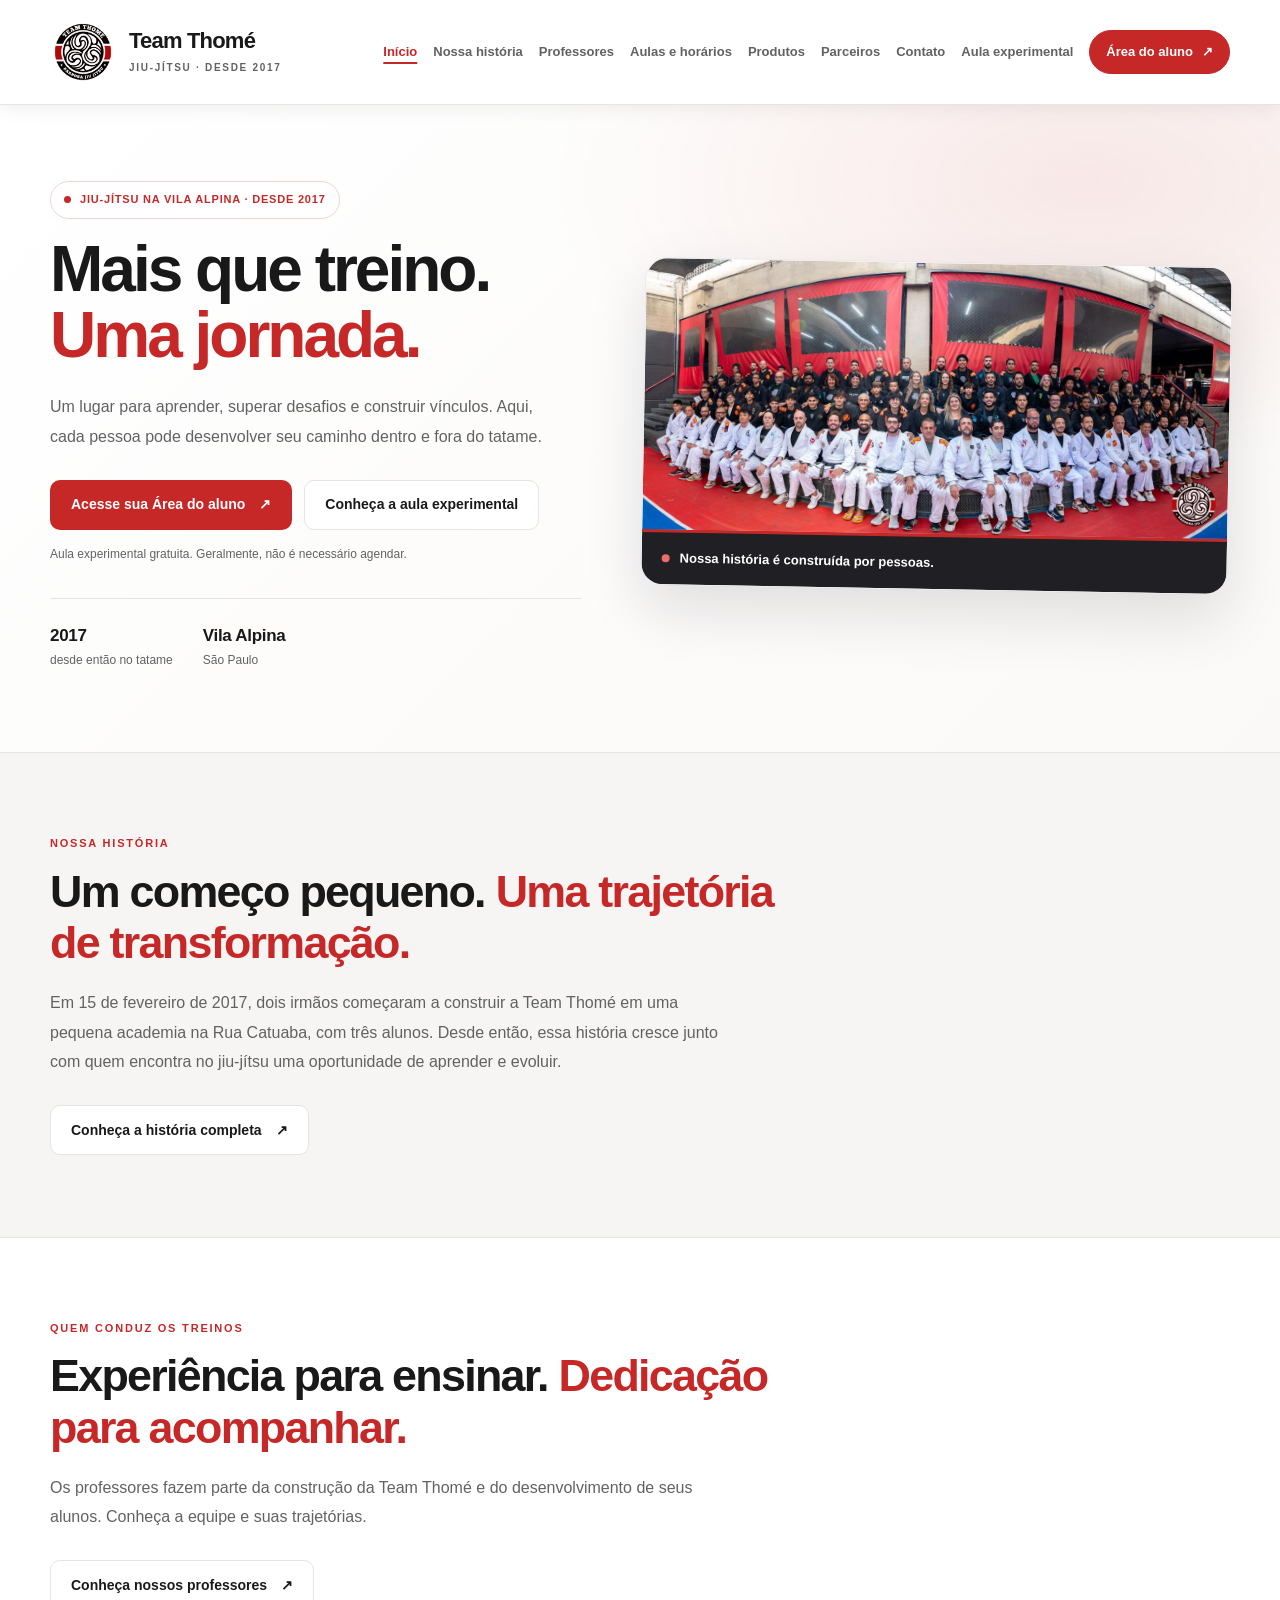
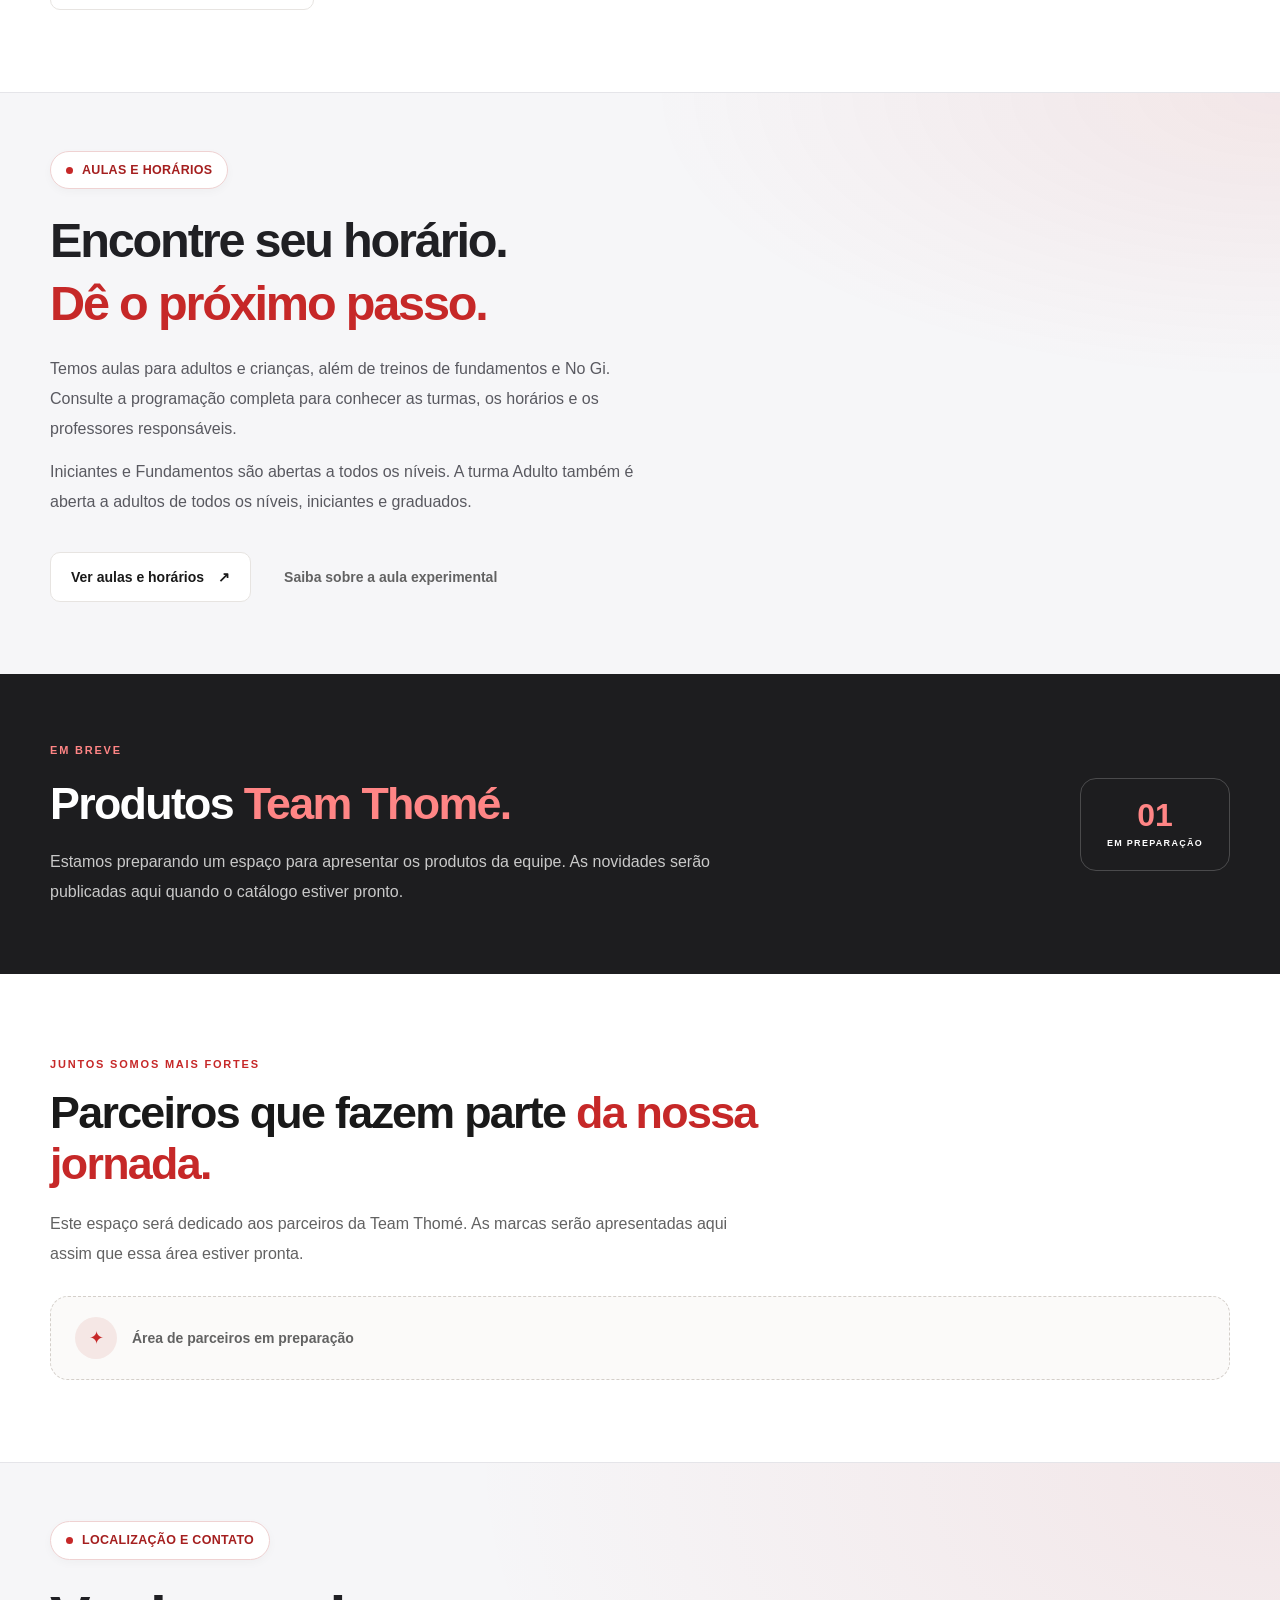
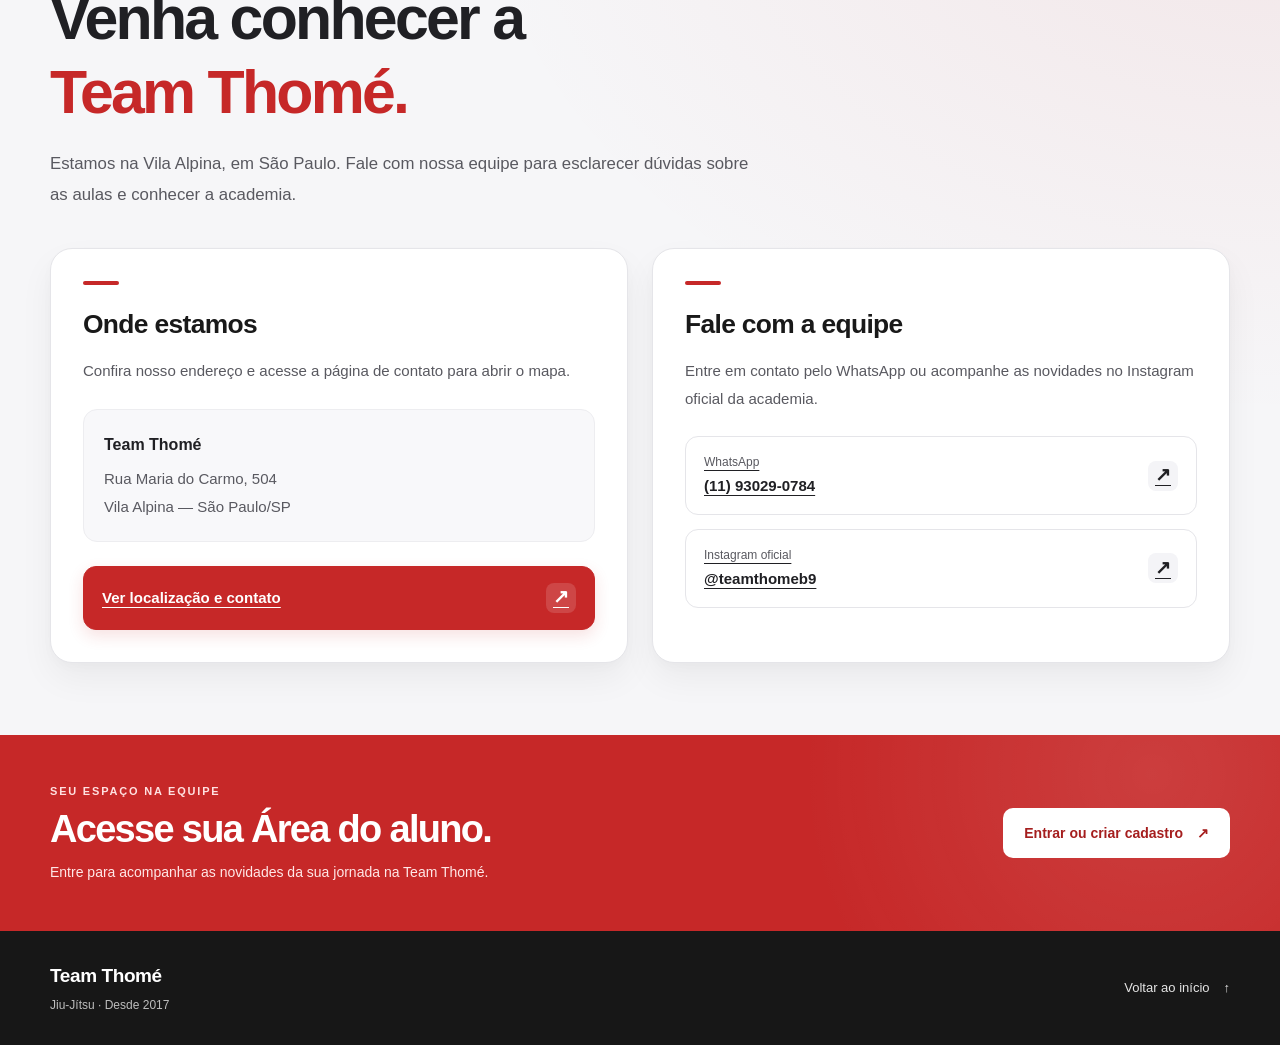
<file: index.html>
<!DOCTYPE html>
<html lang="pt-BR">
<head>
  <meta charset="UTF-8">
  <meta name="viewport" content="width=device-width, initial-scale=1.0">

  <meta
    name="description"
    content="Conheça a Team Thomé na Vila Alpina, em São Paulo. Jiu-jítsu para adultos e crianças, equipe, aulas, produtos e novidades."
  >

  <meta name="theme-color" content="#171717">

  <title>Team Thomé | Jiu-Jítsu na Vila Alpina</title>

  <link rel="stylesheet" href="./css/pagina-inicial.css">
  <link rel="stylesheet" href="./css/horarios.css">
  <link rel="stylesheet" href="./css/contato.css">
</head>

<body class="pagina-inicial">
  <a class="pular-conteudo" href="#conteudo-principal">
    Ir para o conteúdo
  </a>

  <header class="cabecalho">
    <div class="container cabecalho-conteudo">
      <a
        class="marca-academia"
        href="./index.html"
        aria-label="Team Thomé — Página inicial"
      >
        <img
          class="logo-academia"
          src="./LOGO TEAM THÓME_page-0001.jpg"
          alt=""
        >

        <span class="marca-textos">
          <span class="nome-academia">Team Thomé</span>
          <span class="identificacao-esporte">Jiu-Jítsu · Desde 2017</span>
        </span>
      </a>

      <nav class="navegacao" aria-label="Navegação principal">
        <a href="./index.html" aria-current="page">Início</a>
        <a href="./html/historia.html">Nossa história</a>
        <a href="./html/professores.html">Professores</a>
        <a href="./html/aulas-horarios.html">Aulas e horários</a>
        <a href="#produtos">Produtos</a>
        <a href="#parceiros">Parceiros</a>
        <a href="./html/contato.html">Contato</a>
        <a href="./html/aula-experimental.html">Aula experimental</a>
        <a class="navegacao-aluno" href="./html/login.html">
          Área do aluno <span aria-hidden="true">↗</span>
        </a>
      </nav>
    </div>
  </header>

  <main id="conteudo-principal">
    <section
      class="apresentacao"
      id="inicio"
      aria-labelledby="titulo-principal"
    >
      <div class="container apresentacao-conteudo">
        <div class="apresentacao-textos">
          <p class="texto-destaque">
            JIU-JÍTSU NA VILA ALPINA · DESDE 2017
          </p>

          <h1 id="titulo-principal">
            Mais que treino.
            <span class="palavra-destaque">Uma jornada.</span>
          </h1>

          <p class="descricao">
            Um lugar para aprender, superar desafios e construir vínculos.
            Aqui, cada pessoa pode desenvolver seu caminho dentro e fora
            do tatame.
          </p>

          <div class="apresentacao-acoes">
            <a
              class="botao botao-principal"
              href="./html/login.html"
            >
              Acesse sua Área do aluno
              <span aria-hidden="true">↗</span>
            </a>

            <a
              class="botao botao-secundario"
              href="./html/aula-experimental.html"
            >
              Conheça a aula experimental
            </a>
          </div>

          <p class="apresentacao-experimental">
            Aula experimental gratuita. Geralmente, não é necessário agendar.
          </p>

          <div class="destaques-iniciais" aria-label="Sobre a academia">
            <div class="destaque-inicial">
              <strong>2017</strong>
              <span>desde então no tatame</span>
            </div>
            <div class="destaque-inicial">
              <strong>Vila Alpina</strong>
              <span>São Paulo</span>
            </div>
          </div>
        </div>

        <figure class="apresentacao-imagem">
          <img
            class="foto-equipe"
            src="./equipe-academia.jpeg"
            alt="Alunos e professores da Team Thomé reunidos no tatame."
            fetchpriority="high"
            decoding="async"
          >

          <figcaption>
            <span class="legenda-marcador" aria-hidden="true"></span>
            Nossa história é construída por pessoas.
          </figcaption>
        </figure>
      </div>
    </section>

    <section
      class="secao historia"
      id="nossa-historia"
      aria-labelledby="titulo-historia"
    >
      <div class="container">
        <div class="cabecalho-secao">
          <p class="texto-destaque">Nossa história</p>

          <h2 id="titulo-historia">
            Um começo pequeno.
            <span class="palavra-destaque">
              Uma trajetória de transformação.
            </span>
          </h2>

          <p class="descricao">
            Em 15 de fevereiro de 2017, dois irmãos começaram a construir
            a Team Thomé em uma pequena academia na Rua Catuaba, com três
            alunos. Desde então, essa história cresce junto com quem encontra
            no jiu-jítsu uma oportunidade de aprender e evoluir.
          </p>
        </div>

        <div class="apresentacao-acoes">
          <a class="botao botao-secundario" href="./html/historia.html">
            Conheça a história completa
            <span aria-hidden="true">↗</span>
          </a>
        </div>
      </div>
    </section>

    <section
      class="secao professores"
      id="professores"
      aria-labelledby="titulo-professores"
    >
      <div class="container">
        <div class="cabecalho-secao">
          <p class="texto-destaque">Quem conduz os treinos</p>

          <h2 id="titulo-professores">
            Experiência para ensinar.
            <span class="palavra-destaque">
              Dedicação para acompanhar.
            </span>
          </h2>

          <p class="descricao">
            Os professores fazem parte da construção da Team Thomé e do
            desenvolvimento de seus alunos. Conheça a equipe e suas trajetórias.
          </p>
        </div>

        <div class="apresentacao-acoes">
          <a class="botao botao-secundario" href="./html/professores.html">
            Conheça nossos professores
            <span aria-hidden="true">↗</span>
          </a>
        </div>
      </div>
    </section>

    <section
      class="secao horarios"
      id="aulas-horarios"
      aria-labelledby="titulo-horarios"
    >
      <div class="container">
        <div class="cabecalho-secao">
          <p class="texto-destaque">Aulas e horários</p>

          <h2 id="titulo-horarios">
            Encontre seu horário.
            <span class="palavra-destaque">Dê o próximo passo.</span>
          </h2>

          <p class="descricao">
            Temos aulas para adultos e crianças, além de treinos de fundamentos
            e No Gi. Consulte a programação completa para conhecer as turmas,
            os horários e os professores responsáveis.
          </p>

          <p class="descricao">
            Iniciantes e Fundamentos são abertas a todos os níveis. A turma
            Adulto também é aberta a adultos de todos os níveis, iniciantes
            e graduados.
          </p>
        </div>

        <div class="apresentacao-acoes">
          <a class="botao botao-secundario" href="./html/aulas-horarios.html">
            Ver aulas e horários
            <span aria-hidden="true">↗</span>
          </a>

          <a class="botao botao-texto" href="./html/aula-experimental.html">
            Saiba sobre a aula experimental
          </a>
        </div>
      </div>
    </section>

    <section
      class="secao novidades"
      id="produtos"
      aria-labelledby="titulo-produtos"
    >
      <div class="container novidades-conteudo">
        <div class="novidades-texto">
          <p class="texto-destaque">Em breve</p>
          <h2 id="titulo-produtos">
            Produtos <span class="palavra-destaque">Team Thomé.</span>
          </h2>
          <p class="descricao">
            Estamos preparando um espaço para apresentar os produtos da equipe.
            As novidades serão publicadas aqui quando o catálogo estiver pronto.
          </p>
        </div>

        <div class="novidades-selo" aria-hidden="true">
          <span>01</span>
          <span>EM PREPARAÇÃO</span>
        </div>
      </div>
    </section>

    <section
      class="secao parceiros"
      id="parceiros"
      aria-labelledby="titulo-parceiros"
    >
      <div class="container">
        <div class="cabecalho-secao">
          <p class="texto-destaque">Juntos somos mais fortes</p>

          <h2 id="titulo-parceiros">
            Parceiros que fazem parte
            <span class="palavra-destaque">da nossa jornada.</span>
          </h2>

          <p class="descricao">
            Este espaço será dedicado aos parceiros da Team Thomé. As marcas
            serão apresentadas aqui assim que essa área estiver pronta.
          </p>
        </div>

        <div class="parceiros-em-breve">
          <span class="parceiros-icone" aria-hidden="true">✦</span>
          <p>Área de parceiros em preparação</p>
        </div>
      </div>
    </section>

    <section
      class="secao contato"
      id="contato"
      aria-labelledby="titulo-contato"
    >
      <div class="container">
        <div class="cabecalho-secao">
          <p class="texto-destaque">Localização e contato</p>

          <h2 id="titulo-contato">
            Venha conhecer a
            <span class="palavra-destaque">Team Thomé.</span>
          </h2>

          <p class="descricao">
            Estamos na Vila Alpina, em São Paulo. Fale com nossa equipe para
            esclarecer dúvidas sobre as aulas e conhecer a academia.
          </p>
        </div>

        <div class="contato-grade">
          <article
            class="contato-cartao"
            aria-labelledby="titulo-endereco-inicial"
          >
            <h3 id="titulo-endereco-inicial">Onde estamos</h3>

            <p>
              Confira nosso endereço e acesse a página de contato para abrir
              o mapa.
            </p>

            <address class="contato-endereco">
              <strong>Team Thomé</strong>
              <span>Rua Maria do Carmo, 504</span>
              <span>Vila Alpina — São Paulo/SP</span>
            </address>

            <a
              class="contato-link contato-link-mapa"
              href="./html/contato.html"
            >
              <span>Ver localização e contato</span>
              <span class="contato-seta" aria-hidden="true">↗</span>
            </a>
          </article>

          <article
            class="contato-cartao"
            aria-labelledby="titulo-canais-inicial"
          >
            <h3 id="titulo-canais-inicial">Fale com a equipe</h3>

            <p>
              Entre em contato pelo WhatsApp ou acompanhe as novidades no
              Instagram oficial da academia.
            </p>

            <ul class="contato-lista">
              <li>
                <a
                  class="contato-link"
                  href="https://wa.me/5511930290784"
                  target="_blank"
                  rel="noopener noreferrer"
                >
                  <span>
                    <span class="contato-canal">WhatsApp</span>
                    (11) 93029-0784
                  </span>
                  <span class="contato-seta" aria-hidden="true">↗</span>
                </a>
              </li>

              <li>
                <a
                  class="contato-link"
                  href="https://www.instagram.com/teamthomeb9/"
                  target="_blank"
                  rel="noopener noreferrer"
                >
                  <span>
                    <span class="contato-canal">Instagram oficial</span>
                    @teamthomeb9
                  </span>
                  <span class="contato-seta" aria-hidden="true">↗</span>
                </a>
              </li>
            </ul>
          </article>
        </div>
      </div>
    </section>

    <section class="convite-aluno" aria-labelledby="titulo-convite-aluno">
      <div class="container convite-conteudo">
        <div>
          <p class="texto-destaque">Seu espaço na equipe</p>
          <h2 id="titulo-convite-aluno">Acesse sua Área do aluno.</h2>
          <p>
            Entre para acompanhar as novidades da sua jornada na Team Thomé.
          </p>
        </div>

        <a class="botao botao-claro" href="./html/login.html">
          Entrar ou criar cadastro
          <span aria-hidden="true">↗</span>
        </a>
      </div>
    </section>
  </main>

  <footer class="rodape">
    <div class="container rodape-conteudo">
      <div>
        <p class="rodape-marca">Team Thomé</p>
        <p>Jiu-Jítsu · Desde 2017</p>
      </div>

      <a class="voltar-inicio" href="#inicio">
        Voltar ao início
        <span aria-hidden="true">↑</span>
      </a>
    </div>
  </footer>
</body>
</html>
</file>
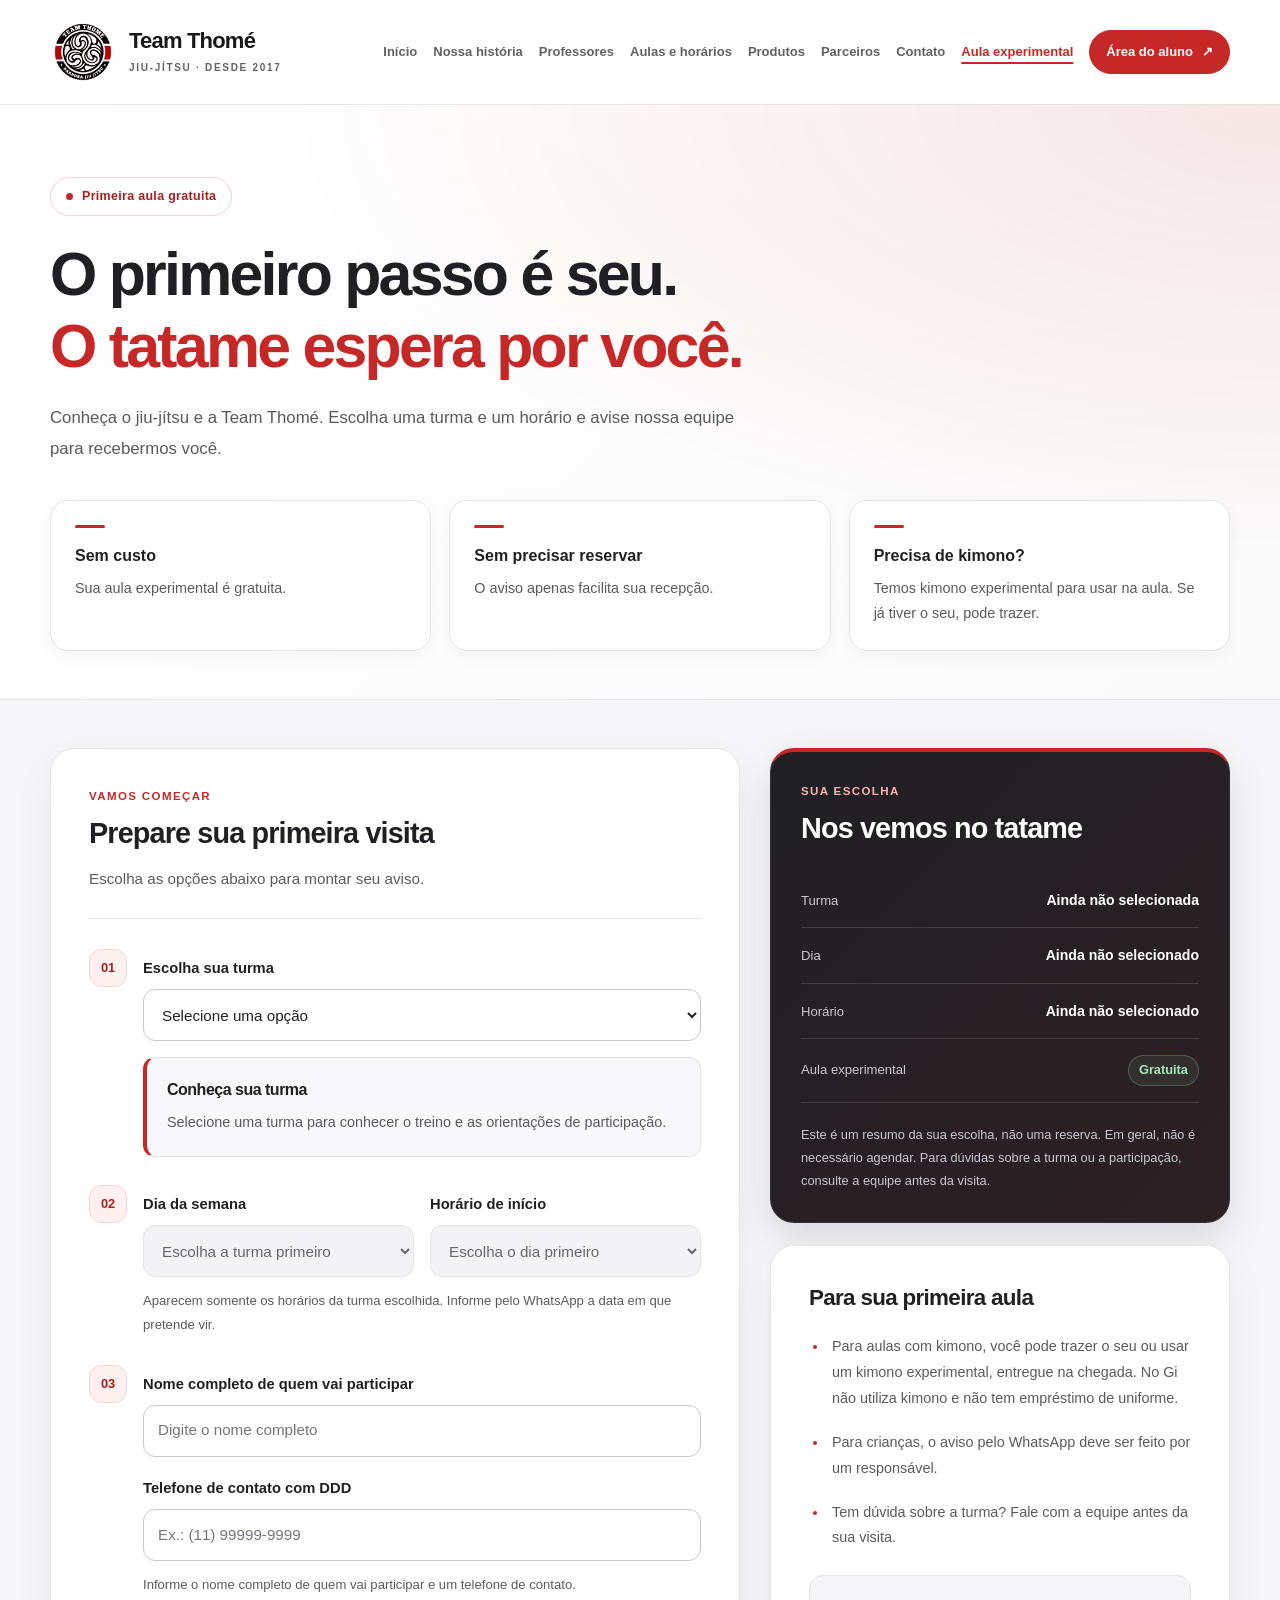
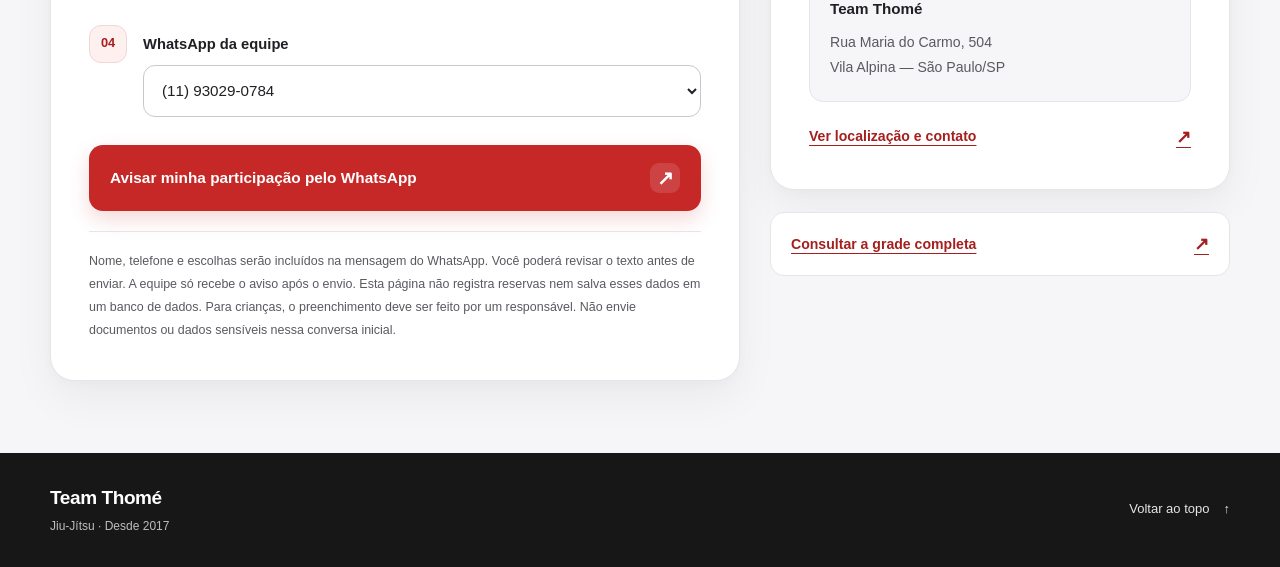
<file: html/aula-experimental.html>
<!DOCTYPE html>
<html lang="pt-BR">
<head>
  <meta charset="UTF-8">
  <meta name="viewport" content="width=device-width, initial-scale=1.0">

  <meta
    name="description"
    content="Conheça a Team Thomé com uma aula experimental gratuita. Escolha sua turma e avise a equipe pelo WhatsApp."
  >

  <meta name="theme-color" content="#c62828">

  <title>Aula experimental gratuita | Team Thomé</title>

  <link rel="stylesheet" href="../css/pagina-inicial.css">
  <link rel="stylesheet" href="../css/aula-experimental.css">

  <script src="../js/aula-experimental.js" defer></script>
</head>

<body>
  <a class="pular-conteudo" href="#conteudo-principal">
    Ir para o conteúdo
  </a>

  <header class="cabecalho">
    <div class="container cabecalho-conteudo">
      <a
        class="marca-academia"
        href="../index.html"
        aria-label="Team Thomé — Página inicial"
      >
        <img
          class="logo-academia"
          src="../LOGO TEAM THÓME_page-0001.jpg"
          alt=""
        >

        <span class="marca-textos">
          <span class="nome-academia">Team Thomé</span>
          <span class="identificacao-esporte">Jiu-Jítsu · Desde 2017</span>
        </span>
      </a>

      <nav class="navegacao" aria-label="Navegação principal">
        <a href="../index.html">Início</a>
        <a href="./historia.html">Nossa história</a>
        <a href="./professores.html">Professores</a>
        <a href="./aulas-horarios.html">Aulas e horários</a>
        <a href="./produtos.html">Produtos</a>
        <a href="./parceiros.html">Parceiros</a>
        <a href="./contato.html">Contato</a>

        <a href="./aula-experimental.html" aria-current="page">
          Aula experimental
        </a>

        <a class="navegacao-aluno" href="./login.html">
          Área do aluno <span aria-hidden="true">↗</span>
        </a>
      </nav>
    </div>
  </header>

  <main id="conteudo-principal" class="experimental">
    <section class="experimental-abertura">
      <div class="container">
        <span class="experimental-selo">
          Primeira aula gratuita
        </span>

        <h1>
          O primeiro passo é seu.
          <span>O tatame espera por você.</span>
        </h1>

        <p class="experimental-introducao">
          Conheça o jiu-jítsu e a Team Thomé.
          Escolha uma turma e um horário e avise nossa equipe
          para recebermos você.
        </p>

        <div class="experimental-beneficios">
          <div>
            <strong>Sem custo</strong>
            <span>Sua aula experimental é gratuita.</span>
          </div>

          <div>
            <strong>Sem precisar reservar</strong>
            <span>O aviso apenas facilita sua recepção.</span>
          </div>

          <div>
            <strong>Precisa de kimono?</strong>
            <span>
              Temos kimono experimental para usar na aula.
              Se já tiver o seu, pode trazer.
            </span>
          </div>
        </div>
      </div>
    </section>

    <section
      class="experimental-conteudo"
      aria-labelledby="titulo-escolha"
    >
      <div class="container experimental-layout">
        <div class="experimental-painel">
          <div class="experimental-titulo-painel">
            <p class="experimental-etiqueta">Vamos começar</p>
            <h2 id="titulo-escolha">Prepare sua primeira visita</h2>
            <p>Escolha as opções abaixo para montar seu aviso.</p>
          </div>

          <form id="formulario-experimental">
            <div class="experimental-etapa">
              <span class="experimental-numero" aria-hidden="true">
                01
              </span>

              <div class="experimental-etapa-conteudo">
                <label for="turma">Escolha sua turma</label>

                <select
                  id="turma"
                  name="turma"
                  aria-describedby="descricao-turma"
                  required
                >
                  <option value="">Selecione uma opção</option>
                  <option value="iniciantes">
                    Iniciantes — todos os níveis
                  </option>
                  <option value="fundamentos">
                    Fundamentos — todos os níveis
                  </option>
                  <option value="adulto">
                    Adulto — todos os níveis
                  </option>
                  <option value="intermediario">Intermediário</option>
                  <option value="avancado">Avançado</option>
                  <option value="no-gi">
                    No Gi — sem kimono, todos os níveis
                  </option>
                  <option value="kids-01">Kids 01 — 3 a 6 anos</option>
                  <option value="kids-02">Kids 02 — 6 a 10 anos</option>
                  <option value="kids-03">Kids 03 — 10 a 14 anos</option>
                </select>

                <div class="experimental-descricao" aria-live="polite">
                  <h3 id="nome-turma">Conheça sua turma</h3>

                  <p id="descricao-turma">
                    Selecione uma turma para conhecer o treino
                    e as orientações de participação.
                  </p>
                </div>
              </div>
            </div>

            <div class="experimental-etapa">
              <span class="experimental-numero" aria-hidden="true">
                02
              </span>

              <div class="experimental-etapa-conteudo">
                <div class="experimental-campos-duplos">
                  <div>
                    <label for="dia">Dia da semana</label>

                    <select
                      id="dia"
                      name="dia"
                      aria-describedby="orientacao-data"
                      required
                      disabled
                    >
                      <option value="">Escolha a turma primeiro</option>
                    </select>
                  </div>

                  <div>
                    <label for="horario">Horário de início</label>

                    <select
                      id="horario"
                      name="horario"
                      required
                      disabled
                    >
                      <option value="">Escolha o dia primeiro</option>
                    </select>
                  </div>
                </div>

                <p id="orientacao-data" class="experimental-ajuda">
                  Aparecem somente os horários da turma escolhida.
                  Informe pelo WhatsApp a data em que pretende vir.
                </p>

                <p
                  id="aviso-kids-sexta"
                  class="experimental-aviso"
                  hidden
                >
                  Às sextas-feiras, Kids 01, Kids 02 e Kids 03
                  participam de uma aula unificada dedicada aos rolas.
                  Consulte a equipe sobre a primeira participação
                  da criança nessa aula.
                </p>
              </div>
            </div>

            <div class="experimental-etapa">
              <span class="experimental-numero" aria-hidden="true">
                03
              </span>

              <div class="experimental-etapa-conteudo">
                <label id="rotulo-nome" for="nome-completo">
                  Nome completo de quem vai participar
                </label>

                <input
                  id="nome-completo"
                  name="nome-completo"
                  type="text"
                  autocomplete="name"
                  maxlength="120"
                  placeholder="Digite o nome completo"
                  aria-describedby="orientacao-identificacao"
                  required
                >

                <label id="rotulo-telefone" for="telefone">
                  Telefone de contato com DDD
                </label>

                <input
                  id="telefone"
                  name="telefone"
                  type="tel"
                  inputmode="tel"
                  autocomplete="tel"
                  maxlength="25"
                  placeholder="Ex.: (11) 99999-9999"
                  aria-describedby="orientacao-identificacao"
                  required
                >

                <p
                  id="orientacao-identificacao"
                  class="experimental-ajuda"
                >
                  Informe o nome completo de quem vai participar
                  e um telefone de contato. Para crianças,
                  informe o nome da criança e o telefone do responsável.
                </p>
              </div>
            </div>

            <div
              id="etapa-kimono"
              class="experimental-etapa"
              hidden
            >
              <span class="experimental-numero" aria-hidden="true">
                04
              </span>

              <div class="experimental-etapa-conteudo">
                <label id="rotulo-kimono" for="kimono">
                  Kimono para a aula
                </label>

                <select
                  id="kimono"
                  name="kimono"
                  aria-describedby="orientacao-kimono"
                  disabled
                >
                  <option value="">Selecione uma opção</option>
                  <option value="preciso">
                    Preciso de um kimono experimental
                  </option>
                  <option value="proprio">
                    Já tenho kimono e vou levar o meu
                  </option>
                </select>

                <p id="orientacao-kimono" class="experimental-ajuda">
                  Se precisar, entregamos um kimono experimental
                  na sua chegada para usar durante a aula.
                  Se já tiver kimono, pode trazer o seu.
                </p>
              </div>
            </div>

            <div class="experimental-etapa">
              <span
                id="numero-etapa-contato"
                class="experimental-numero"
                aria-hidden="true"
              >
                04
              </span>

              <div class="experimental-etapa-conteudo">
                <label for="contato-whatsapp">
                  WhatsApp da equipe
                </label>

                <select
                  id="contato-whatsapp"
                  name="contato-whatsapp"
                  required
                >
                  <option value="5511930290784">
                    (11) 93029-0784
                  </option>
                </select>
              </div>
            </div>

            <button type="submit" class="experimental-botao">
              Avisar minha participação pelo WhatsApp
              <span aria-hidden="true">↗</span>
            </button>

            <p class="experimental-privacidade">
              Nome, telefone e escolhas serão incluídos na mensagem
              do WhatsApp. Você poderá revisar o texto antes de enviar.
              A equipe só recebe o aviso após o envio.
              Esta página não registra reservas nem salva esses dados
              em um banco de dados. Para crianças, o preenchimento
              deve ser feito por um responsável. Não envie documentos
              ou dados sensíveis nessa conversa inicial.
            </p>

            <noscript>
              <p class="experimental-aviso">
                Ative o JavaScript para usar o formulário.
                Você também pode
                <a href="./aulas-horarios.html">consultar a grade de aulas</a>
                e falar com a equipe pela
                <a href="./contato.html">página de contato</a>.
              </p>
            </noscript>
          </form>
        </div>

        <aside
          class="experimental-lateral"
          aria-label="Sua primeira visita"
        >
          <div class="experimental-resumo" aria-live="polite">
            <p class="experimental-etiqueta">Sua escolha</p>
            <h2>Nos vemos no tatame</h2>

            <dl>
              <div>
                <dt>Turma</dt>
                <dd id="resumo-turma">Ainda não selecionada</dd>
              </div>

              <div>
                <dt>Dia</dt>
                <dd id="resumo-dia">Ainda não selecionado</dd>
              </div>

              <div>
                <dt>Horário</dt>
                <dd id="resumo-horario">Ainda não selecionado</dd>
              </div>

              <div id="linha-resumo-kimono" hidden>
                <dt>Kimono</dt>
                <dd id="resumo-kimono">Ainda não selecionado</dd>
              </div>

              <div>
                <dt>Aula experimental</dt>
                <dd class="experimental-gratis">Gratuita</dd>
              </div>
            </dl>

            <p class="experimental-resumo-nota">
              Este é um resumo da sua escolha, não uma reserva.
              Em geral, não é necessário agendar.
              Para dúvidas sobre a turma ou a participação,
              consulte a equipe antes da visita.
            </p>
          </div>

          <div class="experimental-orientacoes">
            <h2>Para sua primeira aula</h2>

            <ul>
              <li id="orientacao-roupa">
                Para aulas com kimono, você pode trazer o seu
                ou usar um kimono experimental, entregue na chegada.
                No Gi não utiliza kimono.
              </li>

              <li>
                Para crianças, o aviso pelo WhatsApp deve
                ser feito por um responsável.
              </li>

              <li>
                Tem dúvida sobre a turma? Fale com a equipe
                antes da sua visita.
              </li>
            </ul>

            <div class="experimental-endereco">
              <strong>Team Thomé</strong>
              <p>
                Rua Maria do Carmo, 504<br>
                Vila Alpina — São Paulo/SP
              </p>
            </div>

            <a href="./contato.html" class="experimental-link">
              Ver localização e contato
              <span aria-hidden="true">↗</span>
            </a>
          </div>

          <a
            href="./aulas-horarios.html"
            class="experimental-link experimental-link-grade"
          >
            Consultar a grade completa
            <span aria-hidden="true">↗</span>
          </a>
        </aside>
      </div>
    </section>
  </main>

  <footer class="rodape">
    <div class="container rodape-conteudo">
      <div>
        <p class="rodape-marca">Team Thomé</p>
        <p>Jiu-Jítsu · Desde 2017</p>
      </div>

      <a class="voltar-inicio" href="#conteudo-principal">
        Voltar ao topo
        <span aria-hidden="true">↑</span>
      </a>
    </div>
  </footer>
</body>
</html>
</file>
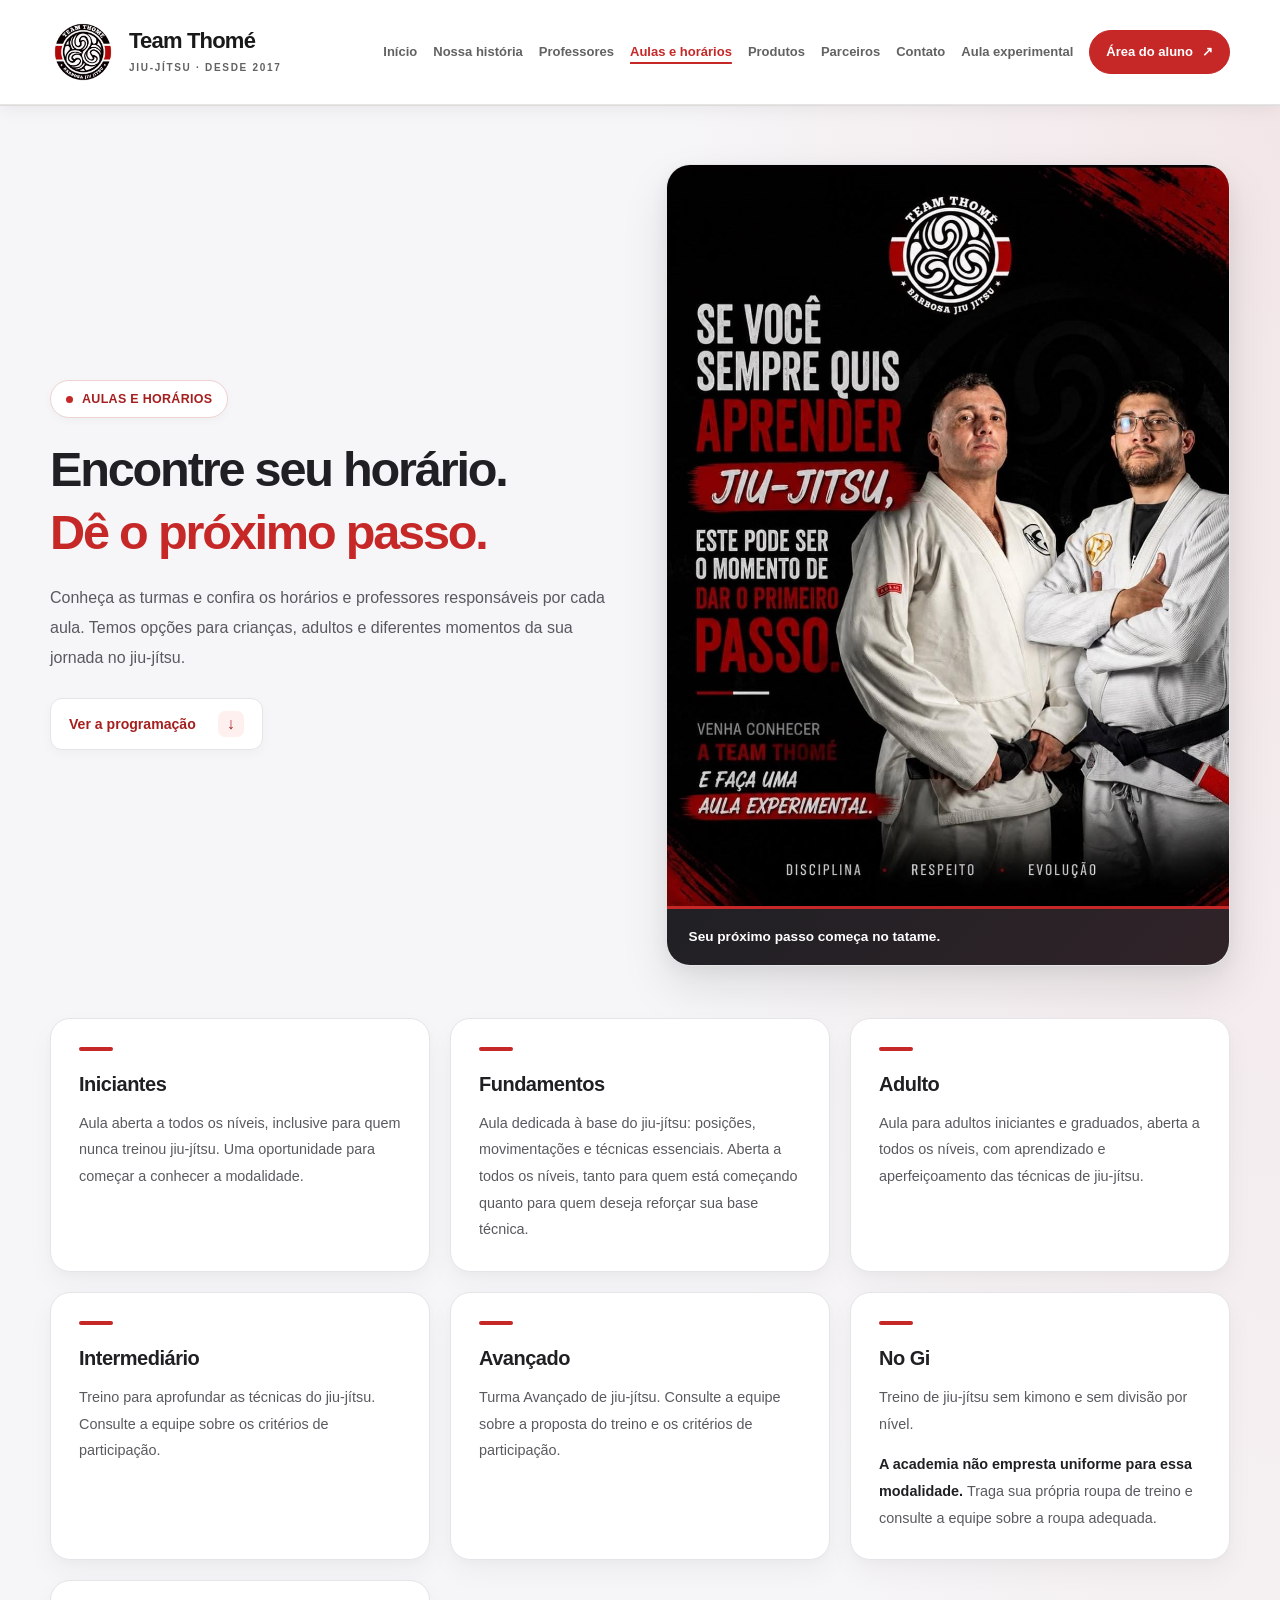
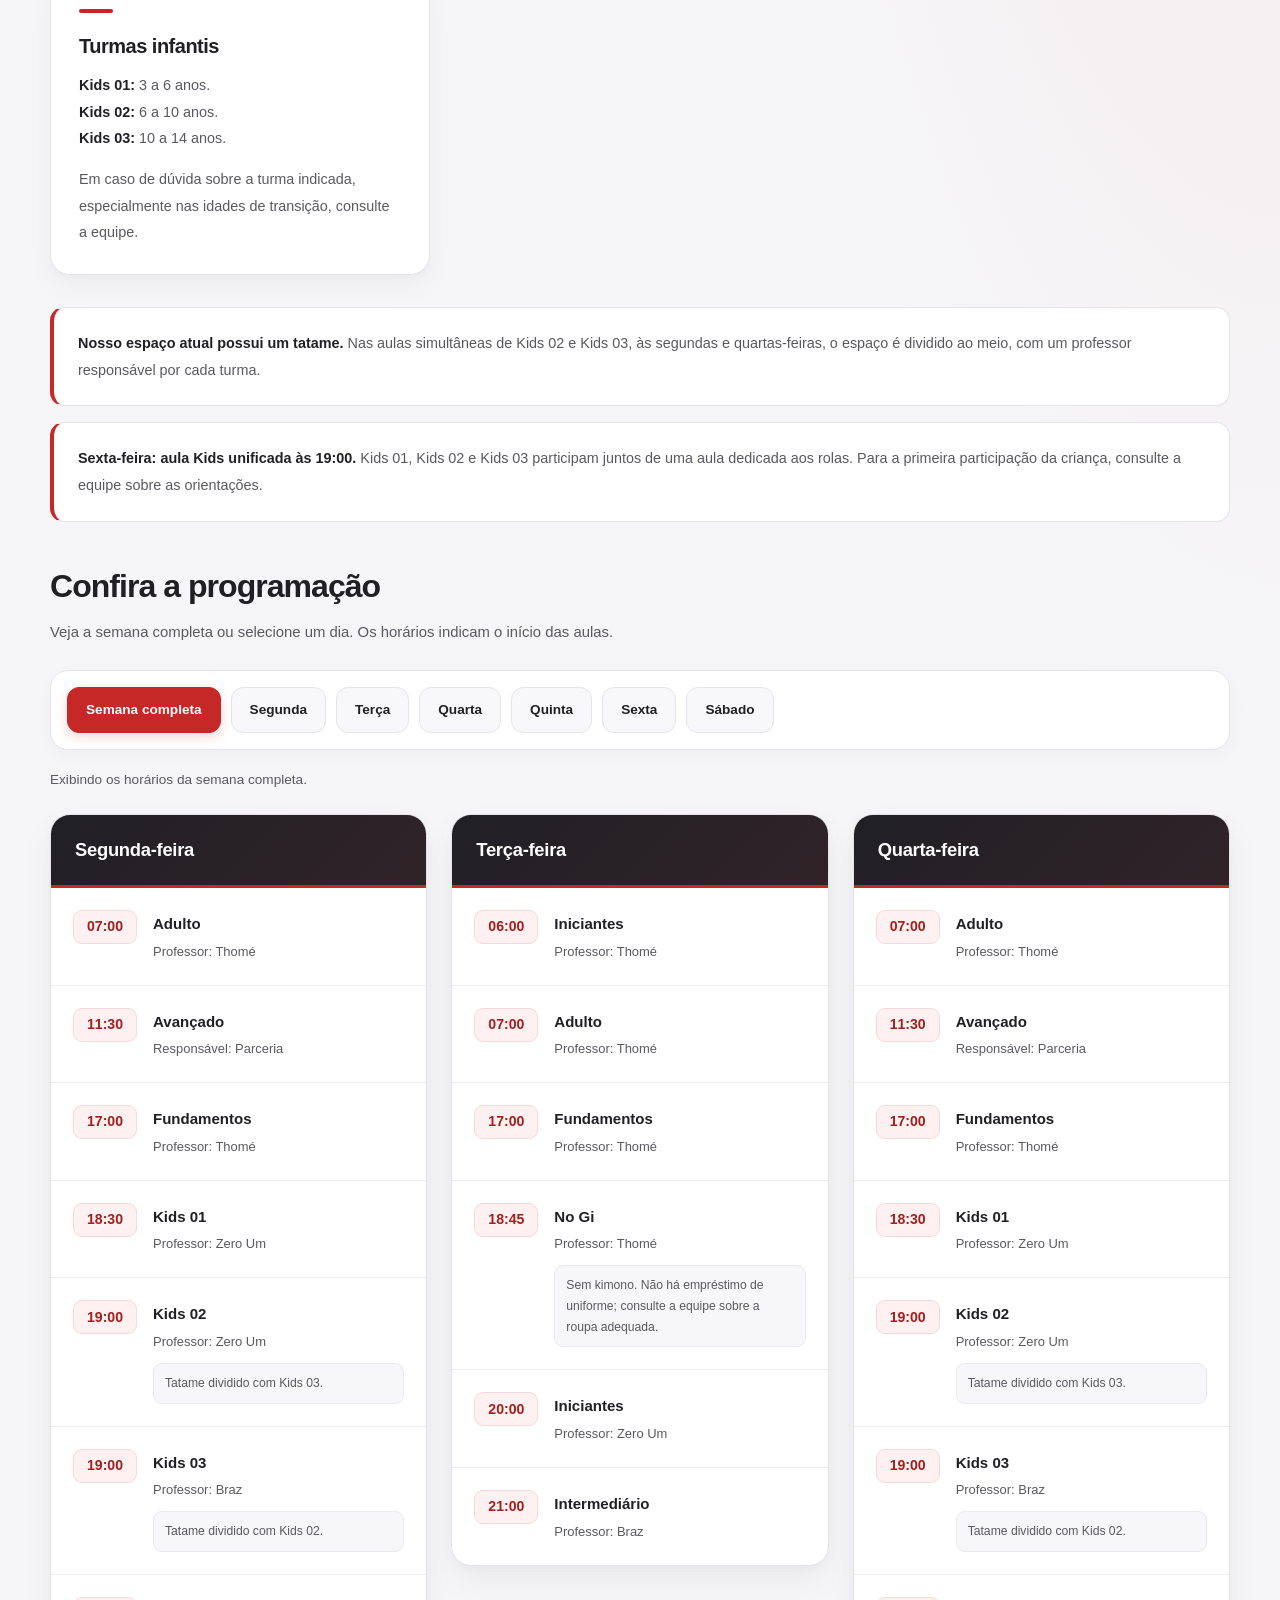
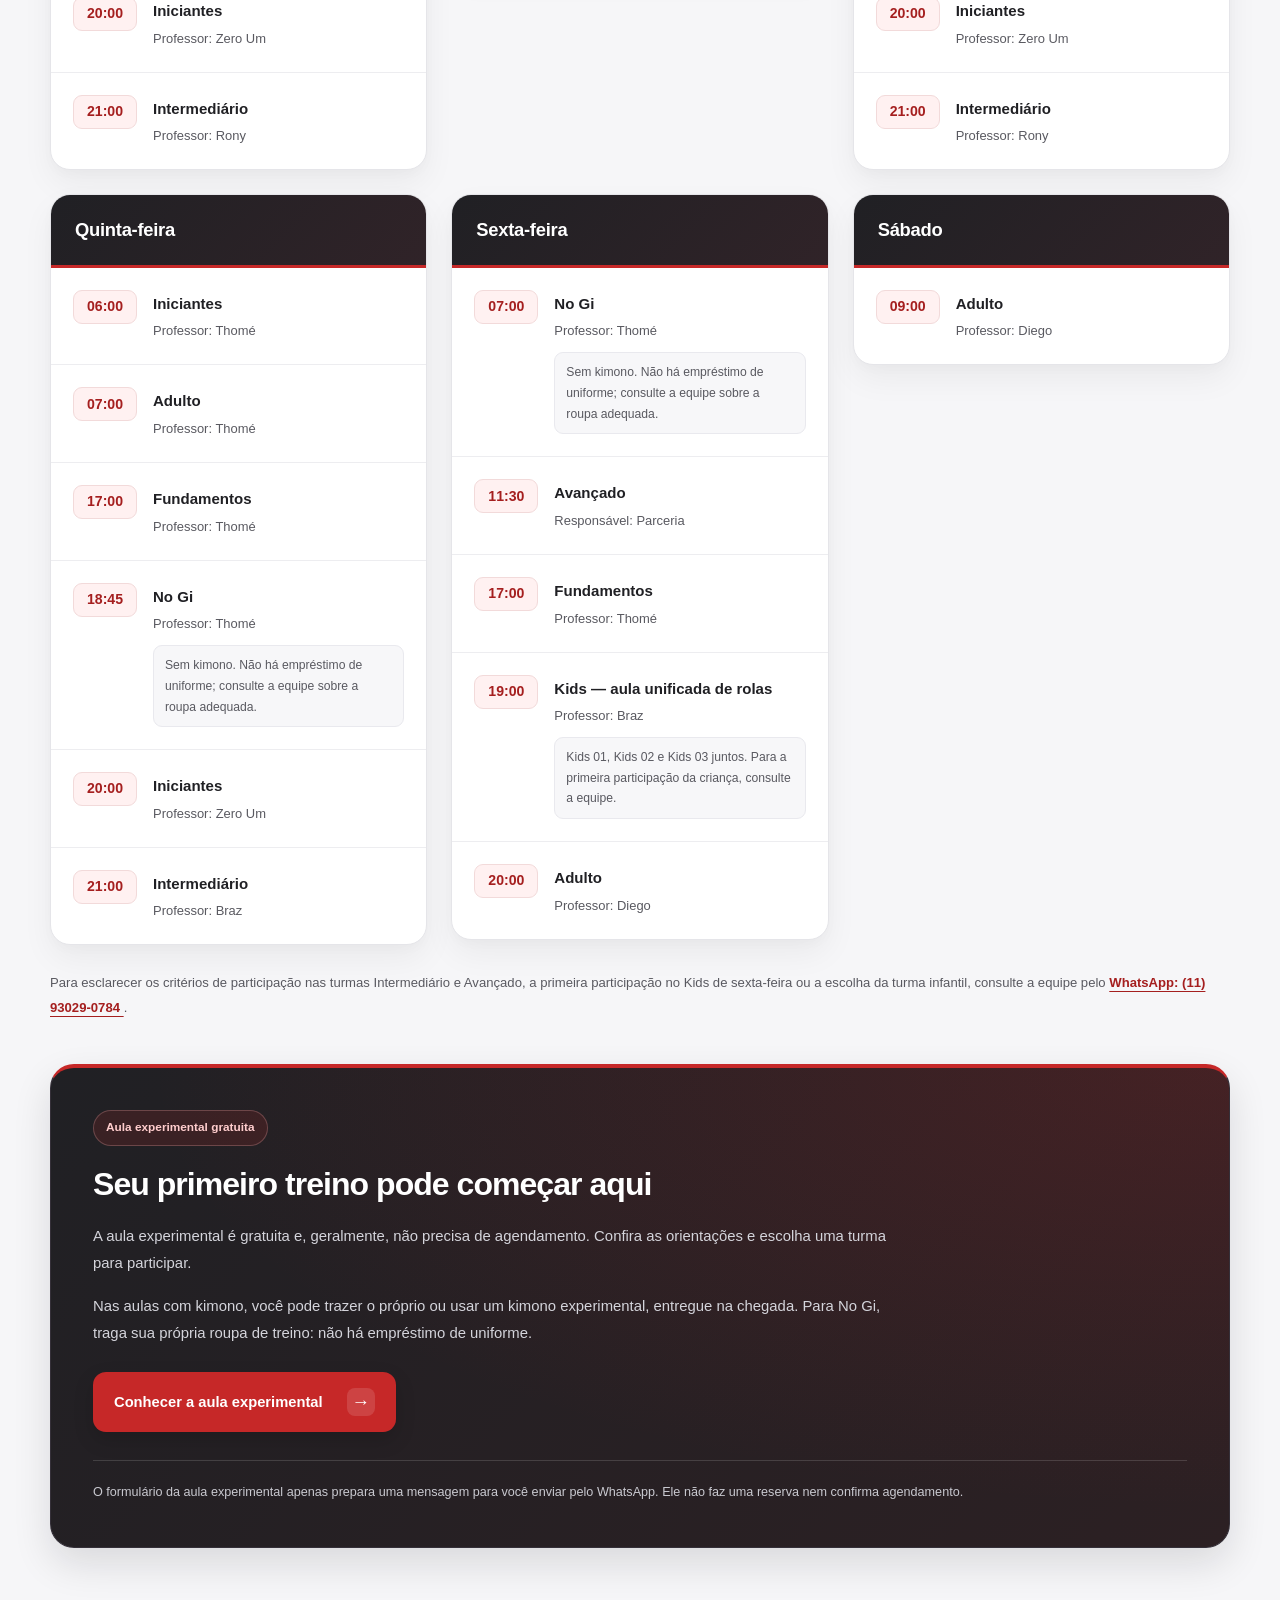
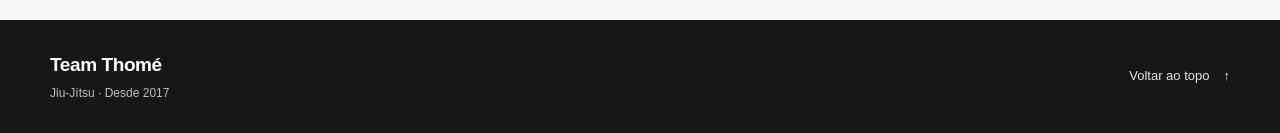
<file: html/aulas-horarios.html>
<!DOCTYPE html>
<html lang="pt-BR">
<head>
  <meta charset="UTF-8">
  <meta name="viewport" content="width=device-width, initial-scale=1.0">

  <meta
    name="description"
    content="Conheça as turmas de jiu-jítsu da Team Thomé, confira os horários e encontre uma aula para começar a treinar."
  >

  <meta name="theme-color" content="#c62828">

  <title>Aulas e horários | Team Thomé</title>

  <link rel="stylesheet" href="../css/pagina-inicial.css">
  <link rel="stylesheet" href="../css/horarios.css">

  <script src="../js/grade-aulas.js" defer></script>
</head>

<body>
  <a class="pular-conteudo" href="#conteudo-principal">
    Ir para o conteúdo
  </a>

  <header class="cabecalho">
    <div class="container cabecalho-conteudo">
      <a
        class="marca-academia"
        href="../index.html"
        aria-label="Team Thomé — Página inicial"
      >
        <img
          class="logo-academia"
          src="../LOGO TEAM THÓME_page-0001.jpg"
          alt=""
        >

        <span class="marca-textos">
          <span class="nome-academia">Team Thomé</span>
          <span class="identificacao-esporte">Jiu-Jítsu · Desde 2017</span>
        </span>
      </a>

      <nav class="navegacao" aria-label="Navegação principal">
        <a href="../index.html">Início</a>
        <a href="./historia.html">Nossa história</a>
        <a href="./professores.html">Professores</a>

        <a href="./aulas-horarios.html" aria-current="page">
          Aulas e horários
        </a>

        <a href="../index.html#produtos">Produtos</a>
        <a href="../index.html#parceiros">Parceiros</a>
        <a href="./contato.html">Contato</a>
        <a href="./aula-experimental.html">Aula experimental</a>

        <a class="navegacao-aluno" href="./login.html">
          Área do aluno <span aria-hidden="true">↗</span>
        </a>
      </nav>
    </div>
  </header>

  <main id="conteudo-principal">
    <section
      id="aulas-horarios"
      class="secao horarios"
      aria-labelledby="titulo-horarios"
    >
      <div class="container">
        <div class="horarios-abertura">
          <div class="cabecalho-secao">
            <p class="texto-destaque">Aulas e horários</p>

            <h1 id="titulo-horarios">
              Encontre seu horário.
              <span class="palavra-destaque">
                Dê o próximo passo.
              </span>
            </h1>

            <p class="descricao">
              Conheça as turmas e confira os horários e
              professores responsáveis por cada aula.
              Temos opções para crianças, adultos e diferentes
              momentos da sua jornada no jiu-jítsu.
            </p>

            <a
              class="horarios-link-programacao"
              href="#titulo-programacao"
            >
              Ver a programação
              <span aria-hidden="true">↓</span>
            </a>
          </div>

          <figure class="horarios-foto-topo">
            <img
              src="../fotos-horarios/treino-team-thome.jpeg"
              alt="Jiu-jítsu na Team Thomé"
              decoding="async"
              fetchpriority="high"
            >

            <figcaption>
              Seu próximo passo começa no tatame.
            </figcaption>
          </figure>
        </div>

        <div class="descricoes-aulas">
          <article class="cartao-aula">
            <h2>Iniciantes</h2>

            <p>
              Aula aberta a todos os níveis, inclusive para
              quem nunca treinou jiu-jítsu. Uma oportunidade
              para começar a conhecer a modalidade.
            </p>
          </article>

          <article class="cartao-aula">
            <h2>Fundamentos</h2>

            <p>
              Aula dedicada à base do jiu-jítsu: posições,
              movimentações e técnicas essenciais.
              Aberta a todos os níveis, tanto para quem
              está começando quanto para quem deseja
              reforçar sua base técnica.
            </p>
          </article>

          <article class="cartao-aula">
            <h2>Adulto</h2>

            <p>
              Aula para adultos iniciantes e graduados,
              aberta a todos os níveis, com aprendizado
              e aperfeiçoamento das técnicas de jiu-jítsu.
            </p>
          </article>

          <article class="cartao-aula">
            <h2>Intermediário</h2>

            <p>
              Treino para aprofundar as técnicas do
              jiu-jítsu. Consulte a equipe sobre os
              critérios de participação.
            </p>
          </article>

          <article class="cartao-aula">
            <h2>Avançado</h2>

            <p>
              Turma Avançado de jiu-jítsu. Consulte
              a equipe sobre a proposta do treino e
              os critérios de participação.
            </p>
          </article>

          <article class="cartao-aula">
            <h2>No Gi</h2>

            <p>
              Treino de jiu-jítsu sem kimono e sem
              divisão por nível.
            </p>

            <p>
              <strong>
                A academia não empresta uniforme
                para essa modalidade.
              </strong>
              Traga sua própria roupa de treino e
              consulte a equipe sobre a roupa adequada.
            </p>
          </article>

          <article class="cartao-aula">
            <h2>Turmas infantis</h2>

            <p>
              <strong>Kids 01:</strong> 3 a 6 anos.<br>
              <strong>Kids 02:</strong> 6 a 10 anos.<br>
              <strong>Kids 03:</strong> 10 a 14 anos.
            </p>

            <p>
              Em caso de dúvida sobre a turma indicada,
              especialmente nas idades de transição,
              consulte a equipe.
            </p>
          </article>
        </div>

        <p class="informacao-tatame">
          <strong>Nosso espaço atual possui um tatame.</strong>
          Nas aulas simultâneas de Kids 02 e Kids 03,
          às segundas e quartas-feiras, o espaço é
          dividido ao meio, com um professor responsável
          por cada turma.
        </p>

        <p class="informacao-tatame">
          <strong>
            Sexta-feira: aula Kids unificada às 19:00.
          </strong>
          Kids 01, Kids 02 e Kids 03 participam juntos
          de uma aula dedicada aos rolas.
          Para a primeira participação da criança,
          consulte a equipe sobre as orientações.
        </p>

        <h2 id="titulo-programacao" class="titulo-grade">
          Confira a programação
        </h2>

        <p class="instrucao-grade">
          Veja a semana completa ou selecione um dia.
          Os horários indicam o início das aulas.
        </p>

        <div
          id="filtros-dias"
          class="filtros-dias"
          role="group"
          aria-label="Filtrar horários por dia da semana"
          hidden
        ></div>

        <p
          id="resultado-filtro"
          class="instrucao-grade"
          role="status"
          aria-live="polite"
          aria-atomic="true"
        ></p>

        <div
          id="grade-horarios"
          class="grade-horarios"
        ></div>

        <noscript>
          <p class="aviso-sem-javascript">
            Ative o JavaScript no navegador para visualizar
            a grade de horários. Você também pode consultar
            os horários com a equipe pelo
            <a
              href="https://wa.me/5511930290784"
              target="_blank"
              rel="noopener noreferrer"
              style="text-decoration: underline;"
            >
              WhatsApp: (11) 93029-0784
            </a>.
          </p>
        </noscript>

        <p class="aviso-horarios">
          Para esclarecer os critérios de participação
          nas turmas Intermediário e Avançado, a primeira
          participação no Kids de sexta-feira ou a escolha
          da turma infantil, consulte a equipe pelo
          <a
            href="https://wa.me/5511930290784"
            target="_blank"
            rel="noopener noreferrer"
            style="text-decoration: underline;"
          >
            WhatsApp: (11) 93029-0784
          </a>.
        </p>

        <section
          class="horarios-experimental"
          aria-labelledby="titulo-experimental-horarios"
        >
          <p class="horarios-experimental-etiqueta">
            Aula experimental gratuita
          </p>

          <h2
            id="titulo-experimental-horarios"
            class="titulo-grade"
          >
            Seu primeiro treino pode começar aqui
          </h2>

          <p class="instrucao-grade">
            A aula experimental é gratuita e, geralmente,
            não precisa de agendamento. Confira as orientações
            e escolha uma turma para participar.
          </p>

          <p class="instrucao-grade">
            Nas aulas com kimono, você pode trazer o próprio
            ou usar um kimono experimental, entregue na chegada.
            Para No Gi, traga sua própria roupa de treino:
            não há empréstimo de uniforme.
          </p>

          <a
            class="horarios-botao-experimental"
            href="./aula-experimental.html"
          >
            Conhecer a aula experimental
            <span aria-hidden="true">→</span>
          </a>

          <p class="aviso-horarios">
            O formulário da aula experimental apenas prepara
            uma mensagem para você enviar pelo WhatsApp.
            Ele não faz uma reserva nem confirma agendamento.
          </p>
        </section>
      </div>
    </section>
  </main>

  <footer class="rodape">
    <div class="container rodape-conteudo">
      <div>
        <p class="rodape-marca">Team Thomé</p>
        <p>Jiu-Jítsu · Desde 2017</p>
      </div>

      <a class="voltar-inicio" href="#conteudo-principal">
        Voltar ao topo
        <span aria-hidden="true">↑</span>
      </a>
    </div>
  </footer>
</body>
</html>
</file>
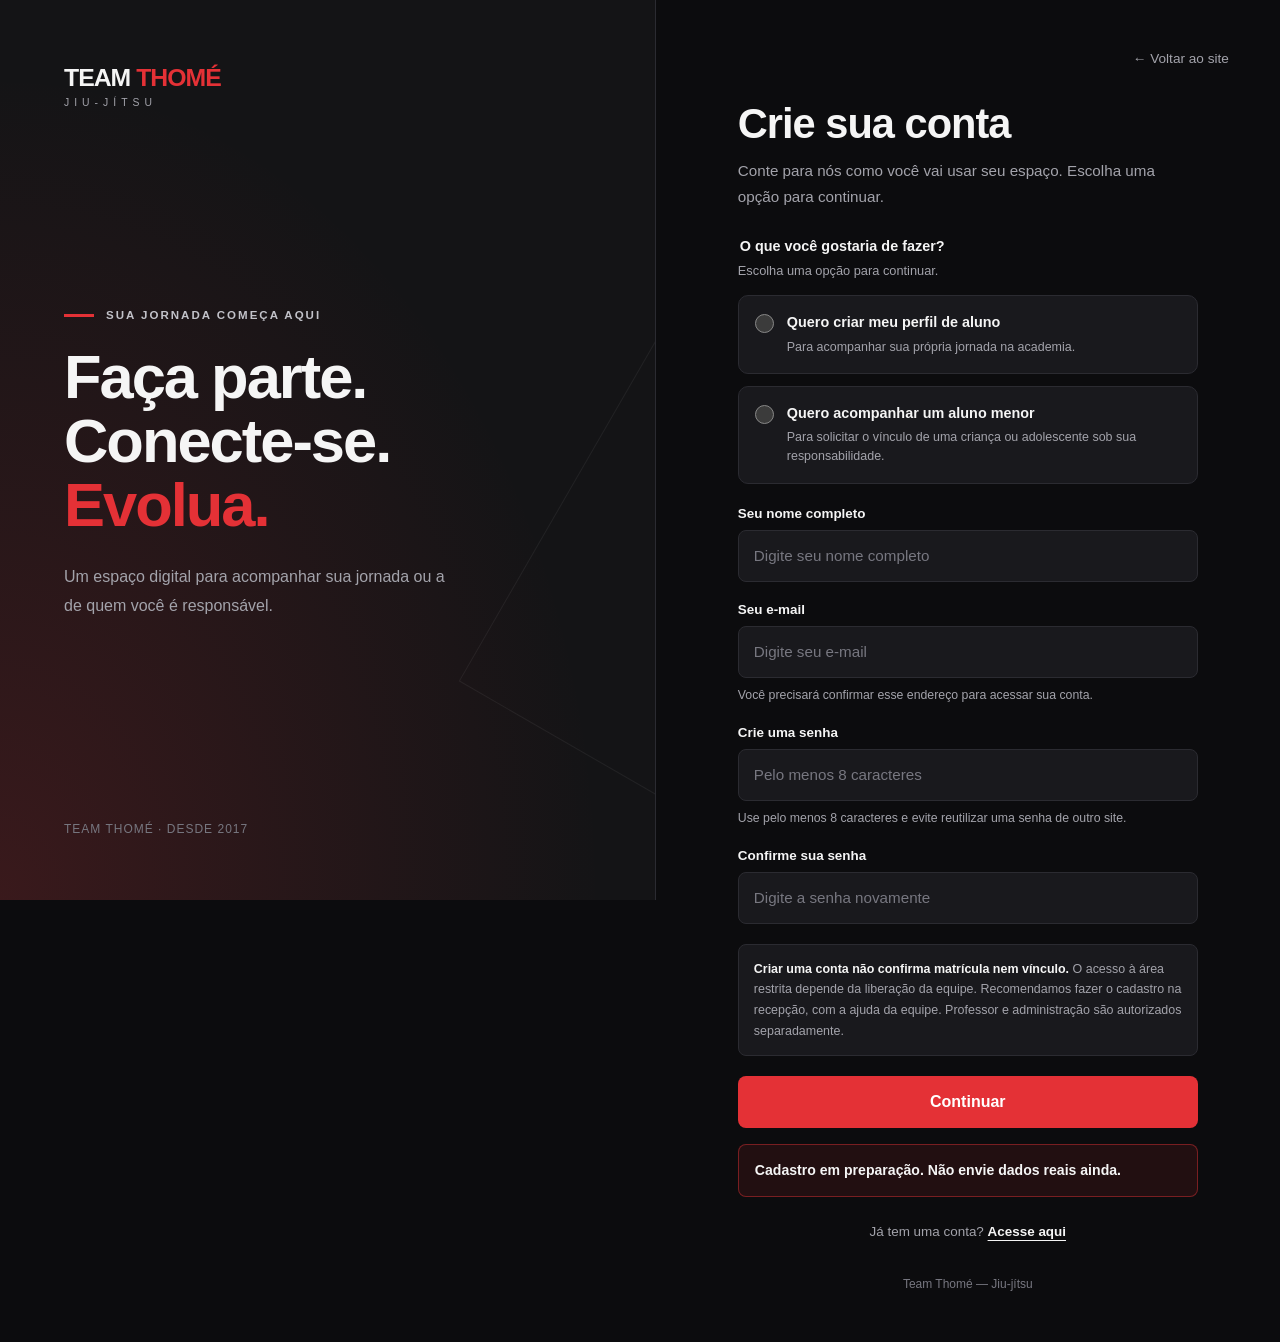
<file: html/cadastro.html>
<!DOCTYPE html>
<html lang="pt-BR">
<head>
    <meta charset="UTF-8">
    <meta name="viewport" content="width=device-width, initial-scale=1.0">
    <meta name="robots" content="noindex, nofollow">

    <title>Crie sua conta | Team Thomé</title>

    <style>
        :root {
            color-scheme: dark;
            --fundo: #0c0c0e;
            --painel: #141416;
            --campo: #19191d;
            --texto: #f5f5f5;
            --secundario: #a3a3ab;
            --vermelho: #e43136;
            --borda: #2b2b31;
        }

        * {
            box-sizing: border-box;
        }

        body {
            margin: 0;
            min-height: 100vh;
            min-height: 100dvh;
            background: var(--fundo);
            color: var(--texto);
            font-family: Arial, Helvetica, sans-serif;
        }

        a {
            color: inherit;
        }

        a:focus-visible,
        input:focus-visible,
        button:focus-visible {
            outline: 3px solid var(--vermelho);
            outline-offset: 4px;
        }

        .pagina {
            min-height: 100vh;
            min-height: 100dvh;
            display: grid;
            grid-template-columns: 1.05fr 1fr;
        }

        .apresentacao {
            position: sticky;
            top: 0;
            align-self: start;
            height: 100vh;
            height: 100dvh;
            overflow: hidden;
            display: flex;
            flex-direction: column;
            justify-content: space-between;
            padding: clamp(32px, 5vw, 80px);
            background:
                radial-gradient(
                    ellipse at bottom left,
                    rgb(228 49 54 / 18%),
                    transparent 65%
                ),
                var(--painel);
            border-right: 1px solid var(--borda);
        }

        .apresentacao::after {
            content: "";
            position: absolute;
            width: 240px;
            height: 600px;
            right: -180px;
            top: 20%;
            transform: rotate(30deg);
            border: 1px solid rgb(255 255 255 / 6%);
            pointer-events: none;
        }

        .marca {
            position: relative;
            z-index: 1;
            display: inline-flex;
            flex-direction: column;
            width: fit-content;
            text-decoration: none;
        }

        .marca-nome {
            font-size: 1.55rem;
            font-weight: 900;
            letter-spacing: -1px;
        }

        .marca-nome span {
            color: var(--vermelho);
        }

        .marca-modalidade {
            margin-top: 5px;
            color: var(--secundario);
            font-size: 0.65rem;
            letter-spacing: 5px;
        }

        .mensagem {
            position: relative;
            z-index: 1;
            flex: 1;
            display: flex;
            flex-direction: column;
            justify-content: center;
            max-width: 540px;
            padding: 70px 0;
        }

        .etiqueta {
            display: flex;
            align-items: center;
            gap: 12px;
            margin: 0 0 24px;
            color: #c2c2c9;
            font-size: 0.72rem;
            font-weight: 700;
            letter-spacing: 2px;
            text-transform: uppercase;
        }

        .etiqueta::before {
            content: "";
            width: 30px;
            height: 3px;
            background: var(--vermelho);
        }

        .mensagem h2 {
            margin: 0;
            font-size: clamp(2.8rem, 4.8vw, 5rem);
            font-weight: 900;
            line-height: 1.04;
            letter-spacing: -2px;
        }

        .mensagem h2 span {
            color: var(--vermelho);
        }

        .mensagem-texto {
            max-width: 390px;
            margin: 26px 0 0;
            color: var(--secundario);
            font-size: 1rem;
            line-height: 1.8;
        }

        .assinatura {
            position: relative;
            z-index: 1;
            margin: 0;
            color: #777780;
            font-size: 0.75rem;
            letter-spacing: 1px;
        }

        .cadastro {
            display: flex;
            flex-direction: column;
            padding: clamp(26px, 4vw, 60px);
        }

        .navegacao {
            display: flex;
            justify-content: flex-end;
        }

        .voltar {
            color: var(--secundario);
            font-size: 0.85rem;
            text-decoration: none;
        }

        .voltar:hover {
            color: var(--texto);
        }

        .conteudo-cadastro {
            width: 100%;
            max-width: 460px;
            margin: auto;
            padding: 34px 0;
        }

        .titulo-cadastro {
            margin: 0 0 10px;
            font-size: clamp(2rem, 4vw, 2.6rem);
            letter-spacing: -1px;
        }

        .descricao-cadastro {
            margin: 0;
            color: var(--secundario);
            font-size: 0.95rem;
            line-height: 1.7;
        }

        .formulario {
            margin-top: 28px;
        }

        .rotulo-grupo {
            display: block;
            margin-bottom: 7px;
            font-size: 0.9rem;
            font-weight: 700;
        }

        .instrucao-grupo {
            margin: 0 0 14px;
            color: var(--secundario);
            font-size: 0.8rem;
            line-height: 1.6;
        }

        .opcoes-perfil {
            display: grid;
            gap: 12px;
            margin-bottom: 22px;
        }

        .cartao-opcao {
            position: relative;
            display: flex;
            align-items: flex-start;
            gap: 13px;
            padding: 16px;
            border: 1px solid var(--borda);
            border-radius: 10px;
            background: var(--campo);
            cursor: pointer;
            transition: border-color 0.2s, background-color 0.2s;
        }

        .cartao-opcao:hover {
            border-color: #57575f;
        }

        .cartao-opcao:has(input:checked) {
            border-color: var(--vermelho);
            background: rgb(228 49 54 / 8%);
        }

        .cartao-opcao input {
            width: 19px;
            height: 19px;
            flex: 0 0 auto;
            margin: 2px 0 0;
            accent-color: var(--vermelho);
            cursor: pointer;
        }

        .texto-opcao {
            display: grid;
            gap: 5px;
        }

        .titulo-opcao {
            font-size: 0.9rem;
            font-weight: 700;
            line-height: 1.4;
        }

        .descricao-opcao {
            color: var(--secundario);
            font-size: 0.78rem;
            line-height: 1.55;
        }

        .campo {
            margin-bottom: 20px;
        }

        .campo label {
            display: block;
            margin-bottom: 9px;
            font-size: 0.84rem;
            font-weight: 700;
        }

        .campo input {
            width: 100%;
            min-height: 52px;
            padding: 14px 15px;
            border: 1px solid var(--borda);
            border-radius: 8px;
            background: var(--campo);
            color: var(--texto);
            font: inherit;
            font-size: 0.95rem;
        }

        .campo input::placeholder {
            color: #777780;
            opacity: 1;
        }

        .ajuda-campo {
            margin: 8px 0 0;
            color: var(--secundario);
            font-size: 0.77rem;
            line-height: 1.55;
        }

        .informacao {
            margin: 2px 0 20px;
            padding: 14px 15px;
            border: 1px solid var(--borda);
            border-radius: 8px;
            background: var(--campo);
            color: var(--secundario);
            font-size: 0.78rem;
            line-height: 1.65;
        }

        .informacao strong {
            color: var(--texto);
        }

        .criar-conta {
            width: 100%;
            min-height: 52px;
            padding: 13px 18px;
            border: 0;
            border-radius: 8px;
            background: var(--vermelho);
            color: #fff;
            font: inherit;
            font-weight: 700;
            cursor: pointer;
        }

        .criar-conta:disabled {
            cursor: not-allowed;
            opacity: 0.65;
        }

        .aviso {
            margin: 16px 0 0;
            padding: 14px 16px;
            border: 1px solid rgb(228 49 54 / 45%);
            border-radius: 8px;
            background: rgb(228 49 54 / 10%);
            color: var(--texto);
            font-size: 0.88rem;
            font-weight: 600;
            line-height: 1.65;
            text-align: left;
        }

        .aviso:empty {
            display: none;
        }

        .aviso:not(:empty) {
            animation: aparecer-aviso 0.25s ease-out;
        }

        @keyframes aparecer-aviso {
            from {
                opacity: 0;
                transform: translateY(5px);
            }

            to {
                opacity: 1;
                transform: translateY(0);
            }
        }

        @media (prefers-reduced-motion: reduce) {
            .aviso:not(:empty) {
                animation: none;
            }
        }

        .acesso-existente {
            margin: 24px 0 0;
            color: var(--secundario);
            font-size: 0.84rem;
            line-height: 1.6;
            text-align: center;
        }

        .acesso-existente a {
            color: var(--texto);
            font-weight: 700;
            text-underline-offset: 4px;
        }

        .acesso-existente a:hover {
            color: var(--vermelho);
        }

        .rodape-cadastro {
            margin: 0;
            color: #777780;
            font-size: 0.75rem;
            text-align: center;
        }

        @media (max-width: 800px) {
            .pagina {
                grid-template-columns: 1fr;
            }

            .apresentacao {
                position: relative;
                top: auto;
                align-self: auto;
                height: auto;
                min-height: 0;
                padding: 26px;
                border-right: 0;
                border-bottom: 1px solid var(--borda);
            }

            .mensagem {
                flex: none;
                padding: 38px 0 10px;
            }

            .mensagem h2 {
                font-size: clamp(2.5rem, 8vw, 3.5rem);
                letter-spacing: -1px;
            }

            .mensagem-texto {
                margin-top: 17px;
            }

            .assinatura {
                display: none;
            }

            .cadastro {
                padding: 24px 26px;
            }

            .conteudo-cadastro {
                padding: 30px 0;
            }
        }

        @media (max-width: 420px) {
            .apresentacao,
            .cadastro {
                padding-right: 20px;
                padding-left: 20px;
            }

            .cartao-opcao {
                padding: 14px;
            }
        }

        @media (prefers-reduced-motion: reduce) {
            *,
            *::before,
            *::after {
                scroll-behavior: auto !important;
                transition: none !important;
            }
        }
    </style>
</head>

<body>
    <main class="pagina">
        <section class="apresentacao" aria-labelledby="titulo-apresentacao">
            <a
                class="marca"
                href="../index.html"
                aria-label="Team Thomé — página inicial"
            >
                <span class="marca-nome">TEAM <span>THOMÉ</span></span>
                <span class="marca-modalidade">JIU-JÍTSU</span>
            </a>

            <div class="mensagem">
                <p class="etiqueta">Sua jornada começa aqui</p>

                <h2 id="titulo-apresentacao">
                    Faça parte.<br>
                    Conecte-se.<br>
                    <span>Evolua.</span>
                </h2>

                <p class="mensagem-texto">
                    Um espaço digital para acompanhar sua jornada
                    ou a de quem você é responsável.
                </p>
            </div>

            <p class="assinatura">TEAM THOMÉ · DESDE 2017</p>
        </section>

        <section class="cadastro" aria-labelledby="titulo-cadastro">
            <nav class="navegacao" aria-label="Retorno ao site">
                <a class="voltar" href="../index.html">← Voltar ao site</a>
            </nav>

            <div class="conteudo-cadastro">
                <h1 class="titulo-cadastro" id="titulo-cadastro">
                    Crie sua conta
                </h1>

                <p class="descricao-cadastro">
                    Conte para nós como você vai usar seu espaço.
                    Escolha uma opção para continuar.
                </p>

                <form
                    class="formulario"
                    id="formulario-cadastro"
                    novalidate
                    aria-describedby="aviso-cadastro"
                >
                    <fieldset
                        style="border: 0; padding: 0; margin: 0;"
                        aria-describedby="instrucao-perfil"
                    >
                        <legend class="rotulo-grupo">
                            O que você gostaria de fazer?
                        </legend>

                        <p class="instrucao-grupo" id="instrucao-perfil">
                            Escolha uma opção para continuar.
                        </p>

                        <div class="opcoes-perfil">
                            <label class="cartao-opcao" for="perfil-aluno">
                                <input
                                    type="radio"
                                    id="perfil-aluno"
                                    name="perfil"
                                    value="aluno"
                                >

                                <span class="texto-opcao">
                                    <span class="titulo-opcao">
                                        Quero criar meu perfil de aluno
                                    </span>
                                    <span class="descricao-opcao">
                                        Para acompanhar sua própria jornada
                                        na academia.
                                    </span>
                                </span>
                            </label>

                            <label
                                class="cartao-opcao"
                                for="perfil-responsavel"
                            >
                                <input
                                    type="radio"
                                    id="perfil-responsavel"
                                    name="perfil"
                                    value="responsavel"
                                >

                                <span class="texto-opcao">
                                    <span class="titulo-opcao">
                                        Quero acompanhar um aluno menor
                                    </span>
                                    <span class="descricao-opcao">
                                        Para solicitar o vínculo de uma criança
                                        ou adolescente sob sua responsabilidade.
                                    </span>
                                </span>
                            </label>
                        </div>
                    </fieldset>

                    <div class="campo">
                        <label for="nome-completo">Seu nome completo</label>

                        <input
                            type="text"
                            id="nome-completo"
                            name="nome_completo"
                            placeholder="Digite seu nome completo"
                            autocomplete="name"
                            maxlength="150"
                            required
                        >
                    </div>

                    <div class="campo">
                        <label for="email">Seu e-mail</label>

                        <input
                            type="email"
                            id="email"
                            name="email"
                            placeholder="Digite seu e-mail"
                            autocomplete="email"
                            autocapitalize="none"
                            spellcheck="false"
                            required
                        >

                        <p class="ajuda-campo">
                            Você precisará confirmar esse endereço para
                            acessar sua conta.
                        </p>
                    </div>

                    <div class="campo">
                        <label for="senha">Crie uma senha</label>

                        <input
                            type="password"
                            id="senha"
                            name="senha"
                            placeholder="Pelo menos 8 caracteres"
                            autocomplete="new-password"
                            minlength="8"
                            required
                        >

                        <p class="ajuda-campo">
                            Use pelo menos 8 caracteres e evite reutilizar
                            uma senha de outro site.
                        </p>
                    </div>

                    <div class="campo">
                        <label for="confirmar-senha">Confirme sua senha</label>

                        <input
                            type="password"
                            id="confirmar-senha"
                            name="confirmar_senha"
                            placeholder="Digite a senha novamente"
                            autocomplete="new-password"
                            minlength="8"
                            required
                        >
                    </div>

                    <p class="informacao">
                        <strong>
                            Criar uma conta não confirma matrícula nem vínculo.
                        </strong>
                        O acesso à área restrita depende da liberação da equipe.
                        Recomendamos fazer o cadastro na recepção, com a ajuda
                        da equipe. Professor e administração são autorizados
                        separadamente.
                    </p>

                    <button
                        class="criar-conta"
                        id="botao-criar-conta"
                        type="submit"
                    >
                        Continuar
                    </button>

                    <p
                        class="aviso"
                        id="aviso-cadastro"
                        role="status"
                        aria-live="polite"
                    >
                        Cadastro em preparação. Não envie dados reais ainda.
                    </p>
                </form>

                <p class="acesso-existente">
                    Já tem uma conta?
                    <a href="login.html">Acesse aqui</a>
                </p>
            </div>

            <p class="rodape-cadastro">Team Thomé — Jiu-jítsu</p>
        </section>
    </main>

    <script type="module" src="../js/cadastro.js"></script>
</body>
</html>
</file>
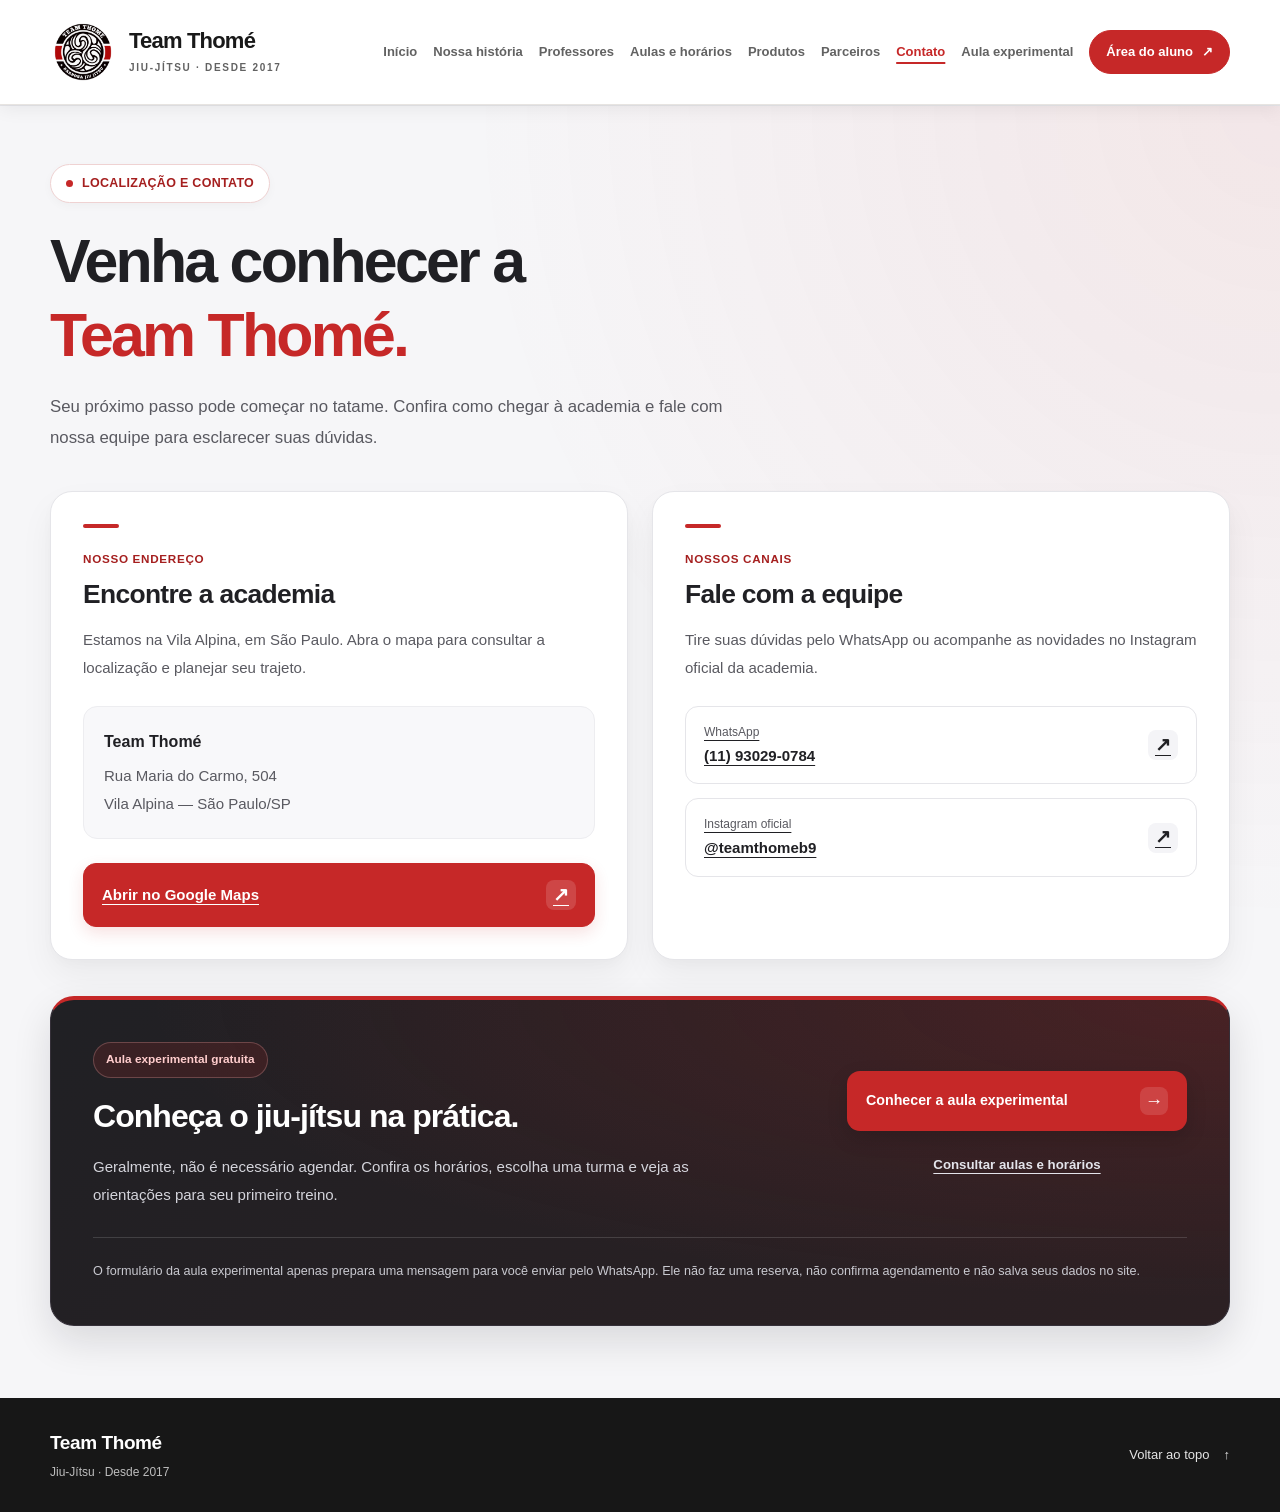
<file: html/contato.html>
<!DOCTYPE html>
<html lang="pt-BR">
<head>
  <meta charset="UTF-8">
  <meta name="viewport" content="width=device-width, initial-scale=1.0">

  <meta
    name="description"
    content="Confira o endereço da Team Thomé na Vila Alpina, em São Paulo. Fale com a equipe pelo WhatsApp e conheça a aula experimental gratuita."
  >

  <meta name="theme-color" content="#c62828">

  <title>Localização e contato | Team Thomé</title>

  <link rel="stylesheet" href="../css/pagina-inicial.css">
  <link rel="stylesheet" href="../css/contato.css">
</head>

<body>
  <a class="pular-conteudo" href="#conteudo-principal">
    Ir para o conteúdo
  </a>

  <header class="cabecalho">
    <div class="container cabecalho-conteudo">
      <a
        class="marca-academia"
        href="../index.html"
        aria-label="Team Thomé — Página inicial"
      >
        <img
          class="logo-academia"
          src="../LOGO TEAM THÓME_page-0001.jpg"
          alt=""
        >

        <span class="marca-textos">
          <span class="nome-academia">Team Thomé</span>
          <span class="identificacao-esporte">Jiu-Jítsu · Desde 2017</span>
        </span>
      </a>

      <nav class="navegacao" aria-label="Navegação principal">
        <a href="../index.html">Início</a>
        <a href="./historia.html">Nossa história</a>
        <a href="./professores.html">Professores</a>
        <a href="./aulas-horarios.html">Aulas e horários</a>
        <a href="./produtos.html">Produtos</a>
        <a href="./parceiros.html">Parceiros</a>
        <a href="./contato.html" aria-current="page">Contato</a>
        <a href="./aula-experimental.html">Aula experimental</a>

        <a class="navegacao-aluno" href="./login.html">
          Área do aluno <span aria-hidden="true">↗</span>
        </a>
      </nav>
    </div>
  </header>

  <main id="conteudo-principal">
    <section
      id="contato"
      class="secao contato"
      aria-labelledby="titulo-contato"
    >
      <div class="container">
        <div class="cabecalho-secao">
          <p class="texto-destaque">Localização e contato</p>

          <h1 id="titulo-contato">
            Venha conhecer a
            <span class="palavra-destaque">Team Thomé.</span>
          </h1>

          <p class="descricao">
            Seu próximo passo pode começar no tatame.
            Confira como chegar à academia e fale com
            nossa equipe para esclarecer suas dúvidas.
          </p>
        </div>

        <div class="contato-grade">
          <article
            class="contato-cartao"
            aria-labelledby="titulo-localizacao"
          >
            <p class="contato-etiqueta">Nosso endereço</p>

            <h2 id="titulo-localizacao">Encontre a academia</h2>

            <p>
              Estamos na Vila Alpina, em São Paulo.
              Abra o mapa para consultar a localização
              e planejar seu trajeto.
            </p>

            <address class="contato-endereco">
              <strong>Team Thomé</strong>
              <span>Rua Maria do Carmo, 504</span>
              <span>Vila Alpina — São Paulo/SP</span>
            </address>

            <a
              class="contato-link contato-link-mapa"
              href="https://www.google.com/maps/search/?api=1&query=Rua%20Maria%20do%20Carmo%2C%20504%2C%20Vila%20Alpina%2C%20S%C3%A3o%20Paulo"
              target="_blank"
              rel="noopener noreferrer"
            >
              <span>Abrir no Google Maps</span>
              <span class="contato-seta" aria-hidden="true">↗</span>
            </a>
          </article>

          <article
            class="contato-cartao"
            aria-labelledby="titulo-canais"
          >
            <p class="contato-etiqueta">Nossos canais</p>

            <h2 id="titulo-canais">Fale com a equipe</h2>

            <p>
              Tire suas dúvidas pelo WhatsApp ou acompanhe
              as novidades no Instagram oficial da academia.
            </p>

            <ul class="contato-lista">
              <li>
                <a
                  class="contato-link"
                  href="https://wa.me/5511930290784"
                  target="_blank"
                  rel="noopener noreferrer"
                >
                  <span>
                    <span class="contato-canal">WhatsApp</span>
                    (11) 93029-0784
                  </span>
                  <span class="contato-seta" aria-hidden="true">↗</span>
                </a>
              </li>

              <li>
                <a
                  class="contato-link"
                  href="https://www.instagram.com/teamthomeb9/"
                  target="_blank"
                  rel="noopener noreferrer"
                >
                  <span>
                    <span class="contato-canal">Instagram oficial</span>
                    @teamthomeb9
                  </span>
                  <span class="contato-seta" aria-hidden="true">↗</span>
                </a>
              </li>
            </ul>
          </article>
        </div>

        <section
          class="contato-experimental"
          aria-labelledby="titulo-contato-experimental"
        >
          <div class="contato-experimental-texto">
            <p class="contato-experimental-etiqueta">
              Aula experimental gratuita
            </p>

            <h2 id="titulo-contato-experimental">
              Conheça o jiu-jítsu na prática.
            </h2>

            <p>
              Geralmente, não é necessário agendar.
              Confira os horários, escolha uma turma
              e veja as orientações para seu primeiro treino.
            </p>
          </div>

          <div class="contato-experimental-acoes">
            <a
              class="contato-botao-experimental"
              href="./aula-experimental.html"
            >
              Conhecer a aula experimental
              <span aria-hidden="true">→</span>
            </a>

            <a
              class="contato-link-horarios"
              href="./aulas-horarios.html"
            >
              Consultar aulas e horários
            </a>
          </div>

          <p class="contato-experimental-aviso">
            O formulário da aula experimental apenas prepara
            uma mensagem para você enviar pelo WhatsApp.
            Ele não faz uma reserva, não confirma agendamento
            e não salva seus dados no site.
          </p>
        </section>
      </div>
    </section>
  </main>

  <footer class="rodape">
    <div class="container rodape-conteudo">
      <div>
        <p class="rodape-marca">Team Thomé</p>
        <p>Jiu-Jítsu · Desde 2017</p>
      </div>

      <a class="voltar-inicio" href="#conteudo-principal">
        Voltar ao topo
        <span aria-hidden="true">↑</span>
      </a>
    </div>
  </footer>
</body>
</html>
</file>
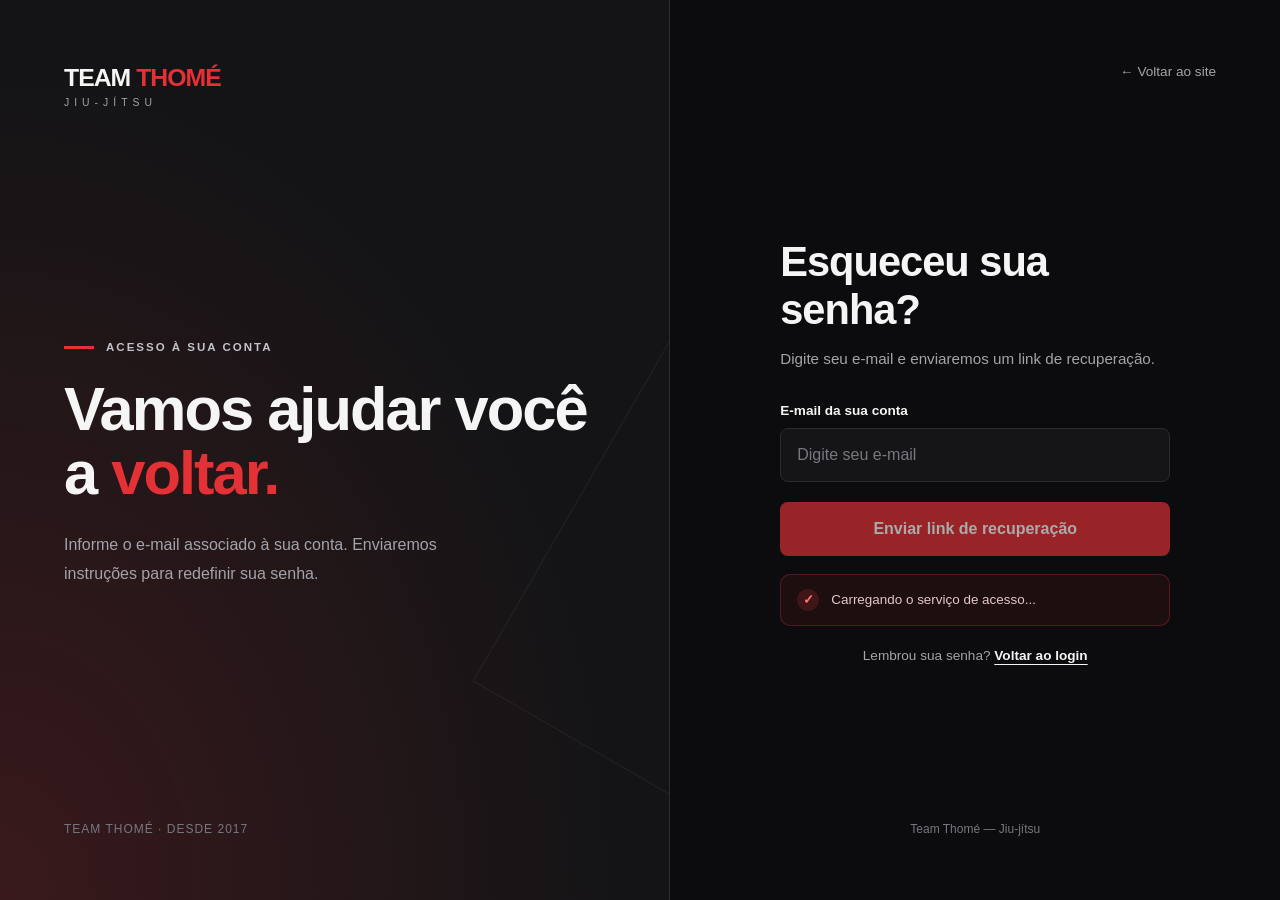
<file: html/esqueci-senha.html>
<!DOCTYPE html>
<html lang="pt-BR">
<head>
    <meta charset="UTF-8">
    <meta name="viewport" content="width=device-width, initial-scale=1.0">
    <meta name="robots" content="noindex, nofollow">

    <title>Recuperar senha | Team Thomé</title>

    <style>
        :root {
            color-scheme: dark;
            --fundo: #0c0c0e;
            --painel: #141416;
            --campo: #151518;
            --texto: #f5f5f5;
            --secundario: #a3a3ab;
            --vermelho: #e43136;
            --borda: #2b2b31;
        }

        * {
            box-sizing: border-box;
        }

        body {
            margin: 0;
            min-height: 100vh;
            min-height: 100dvh;
            background: var(--fundo);
            color: var(--texto);
            font-family: Arial, Helvetica, sans-serif;
        }

        a {
            color: inherit;
        }

        a:focus-visible,
        input:focus-visible,
        button:focus-visible {
            outline: 3px solid var(--vermelho);
            outline-offset: 5px;
        }

        .pagina {
            min-height: 100vh;
            min-height: 100dvh;
            display: grid;
            grid-template-columns: 1.1fr 1fr;
        }

        .apresentacao {
            position: relative;
            overflow: hidden;
            display: flex;
            flex-direction: column;
            justify-content: space-between;
            padding: clamp(32px, 5vw, 80px);
            background:
                radial-gradient(
                    ellipse at bottom left,
                    rgb(228 49 54 / 18%),
                    transparent 65%
                ),
                var(--painel);
            border-right: 1px solid var(--borda);
        }

        .apresentacao::after {
            content: "";
            position: absolute;
            width: 240px;
            height: 600px;
            right: -180px;
            top: 20%;
            transform: rotate(30deg);
            border: 1px solid rgb(255 255 255 / 6%);
            pointer-events: none;
        }

        .marca {
            position: relative;
            z-index: 1;
            display: inline-flex;
            flex-direction: column;
            width: fit-content;
            text-decoration: none;
        }

        .marca-nome {
            font-size: 1.55rem;
            font-weight: 900;
            letter-spacing: -1px;
        }

        .marca-nome span {
            color: var(--vermelho);
        }

        .marca-modalidade {
            margin-top: 5px;
            color: var(--secundario);
            font-size: 0.65rem;
            letter-spacing: 5px;
        }

        .mensagem {
            position: relative;
            z-index: 1;
            max-width: 540px;
            padding: 70px 0;
        }

        .etiqueta {
            display: flex;
            align-items: center;
            gap: 12px;
            margin: 0 0 24px;
            color: #c2c2c9;
            font-size: 0.72rem;
            font-weight: 700;
            letter-spacing: 2px;
            text-transform: uppercase;
        }

        .etiqueta::before {
            content: "";
            width: 30px;
            height: 3px;
            background: var(--vermelho);
        }

        .mensagem h1 {
            margin: 0;
            font-size: clamp(2.8rem, 4.8vw, 5rem);
            font-weight: 900;
            line-height: 1.04;
            letter-spacing: -2px;
        }

        .mensagem h1 span {
            color: var(--vermelho);
        }

        .mensagem-texto {
            max-width: 390px;
            margin: 26px 0 0;
            color: var(--secundario);
            font-size: 1rem;
            line-height: 1.8;
        }

        .assinatura {
            position: relative;
            z-index: 1;
            margin: 0;
            color: #777780;
            font-size: 0.75rem;
            letter-spacing: 1px;
        }

        .recuperacao {
            display: flex;
            flex-direction: column;
            padding: clamp(28px, 5vw, 72px);
        }

        .navegacao {
            display: flex;
            justify-content: flex-end;
        }

        .voltar {
            color: var(--secundario);
            font-size: 0.85rem;
            text-decoration: none;
            transition: color 0.2s;
        }

        .voltar:hover {
            color: var(--texto);
        }

        .conteudo-recuperacao {
            width: 100%;
            max-width: 390px;
            margin: auto;
            padding: 64px 0;
        }

        .titulo-recuperacao {
            margin: 0 0 12px;
            font-size: clamp(2rem, 4vw, 2.6rem);
            letter-spacing: -1px;
        }

        .descricao-recuperacao {
            margin: 0;
            color: var(--secundario);
            font-size: 0.95rem;
            line-height: 1.7;
        }

        .formulario {
            margin-top: 32px;
        }

        .campo {
            margin-bottom: 20px;
        }

        .campo label {
            display: block;
            margin-bottom: 10px;
            font-size: 0.85rem;
            font-weight: 700;
        }

        .campo input {
            width: 100%;
            min-height: 54px;
            padding: 15px 16px;
            border: 1px solid var(--borda);
            border-radius: 8px;
            background: var(--campo);
            color: var(--texto);
            font: inherit;
            font-size: 1rem;
        }

        .campo input::placeholder {
            color: #777780;
            opacity: 1;
        }

        .enviar {
            width: 100%;
            min-height: 54px;
            padding: 14px 20px;
            border: 0;
            border-radius: 8px;
            background: var(--vermelho);
            color: #fff;
            font: inherit;
            font-weight: 700;
            cursor: pointer;
            transition: background-color 0.2s, transform 0.2s, opacity 0.2s;
        }

        .enviar:hover:not(:disabled) {
            transform: translateY(-1px);
            background: #f04449;
        }

        .enviar:disabled {
            cursor: not-allowed;
            opacity: 0.65;
        }

        .aviso {
            display: flex;
            align-items: flex-start;
            gap: 12px;
            min-height: 0;
            margin: 18px 0 0;
            padding: 14px 16px;
            border: 1px solid rgb(228 49 54 / 30%);
            border-radius: 10px;
            background: rgb(228 49 54 / 8%);
            color: #e7c5c6;
            font-size: 0.84rem;
            line-height: 1.6;
            text-align: left;
        }

        .aviso::before {
            content: "✓";
            display: grid;
            flex: 0 0 22px;
            width: 22px;
            height: 22px;
            place-items: center;
            border-radius: 50%;
            background: rgb(228 49 54 / 18%);
            color: #ff777b;
            font-size: 0.8rem;
            font-weight: 700;
        }

        .retorno-login {
            margin: 22px 0 0;
            color: var(--secundario);
            font-size: 0.85rem;
            text-align: center;
        }

        .retorno-login a {
            color: var(--texto);
            font-weight: 700;
            text-underline-offset: 4px;
        }

        .retorno-login a:hover {
            color: var(--vermelho);
        }

        .rodape {
            margin: 0;
            color: #777780;
            font-size: 0.75rem;
            text-align: center;
        }

        @media (max-width: 800px) {
            .pagina {
                grid-template-columns: 1fr;
            }

            .apresentacao {
                padding: 28px;
                border-right: 0;
                border-bottom: 1px solid var(--borda);
            }

            .mensagem {
                padding: 40px 0 12px;
            }

            .mensagem h1 {
                font-size: clamp(2.5rem, 8vw, 3.5rem);
                letter-spacing: -1px;
            }

            .mensagem-texto {
                margin-top: 18px;
            }

            .assinatura {
                display: none;
            }

            .recuperacao {
                padding: 26px 28px;
            }

            .conteudo-recuperacao {
                padding: 40px 0;
            }
        }

        @media (max-width: 420px) {
            .apresentacao,
            .recuperacao {
                padding-right: 20px;
                padding-left: 20px;
            }
        }

        @media (prefers-reduced-motion: reduce) {
            *,
            *::before,
            *::after {
                scroll-behavior: auto !important;
                transition: none !important;
            }
        }
    </style>

    <script type="module" src="../js/esqueci-senha.js"></script>
</head>

<body>
    <main class="pagina">
        <section class="apresentacao" aria-labelledby="titulo-apresentacao">
            <a
                class="marca"
                href="../index.html"
                aria-label="Team Thomé — página inicial"
            >
                <span class="marca-nome">TEAM <span>THOMÉ</span></span>
                <span class="marca-modalidade">JIU-JÍTSU</span>
            </a>

            <div class="mensagem">
                <p class="etiqueta">Acesso à sua conta</p>

                <h1 id="titulo-apresentacao">
                    Vamos ajudar você a <span>voltar.</span>
                </h1>

                <p class="mensagem-texto">
                    Informe o e-mail associado à sua conta. Enviaremos
                    instruções para redefinir sua senha.
                </p>
            </div>

            <p class="assinatura">TEAM THOMÉ · DESDE 2017</p>
        </section>

        <section class="recuperacao" aria-labelledby="titulo-recuperacao">
            <nav class="navegacao" aria-label="Retorno ao site">
                <a class="voltar" href="../index.html">← Voltar ao site</a>
            </nav>

            <div class="conteudo-recuperacao">
                <h2 class="titulo-recuperacao" id="titulo-recuperacao">
                    Esqueceu sua senha?
                </h2>

                <p class="descricao-recuperacao">
                    Digite seu e-mail e enviaremos um link de recuperação.
                </p>

                <form
                    class="formulario"
                    id="formulario-recuperacao"
                    aria-describedby="aviso-recuperacao"
                >
                    <div class="campo">
                        <label for="email">E-mail da sua conta</label>

                        <input
                            type="email"
                            id="email"
                            name="email"
                            placeholder="Digite seu e-mail"
                            autocomplete="email"
                            autocapitalize="none"
                            spellcheck="false"
                            required
                            disabled
                        >
                    </div>

                    <button
                        class="enviar"
                        id="botao-enviar"
                        type="submit"
                        disabled
                    >
                        Enviar link de recuperação
                    </button>

                    <p
                        class="aviso"
                        id="aviso-recuperacao"
                        role="status"
                        aria-live="polite"
                    >
                        Carregando o serviço de acesso...
                    </p>
                </form>

                <p class="retorno-login">
                    Lembrou sua senha?
                    <a href="login.html">Voltar ao login</a>
                </p>
            </div>

            <p class="rodape">Team Thomé — Jiu-jítsu</p>
        </section>
    </main>
</body>
</html>
</file>
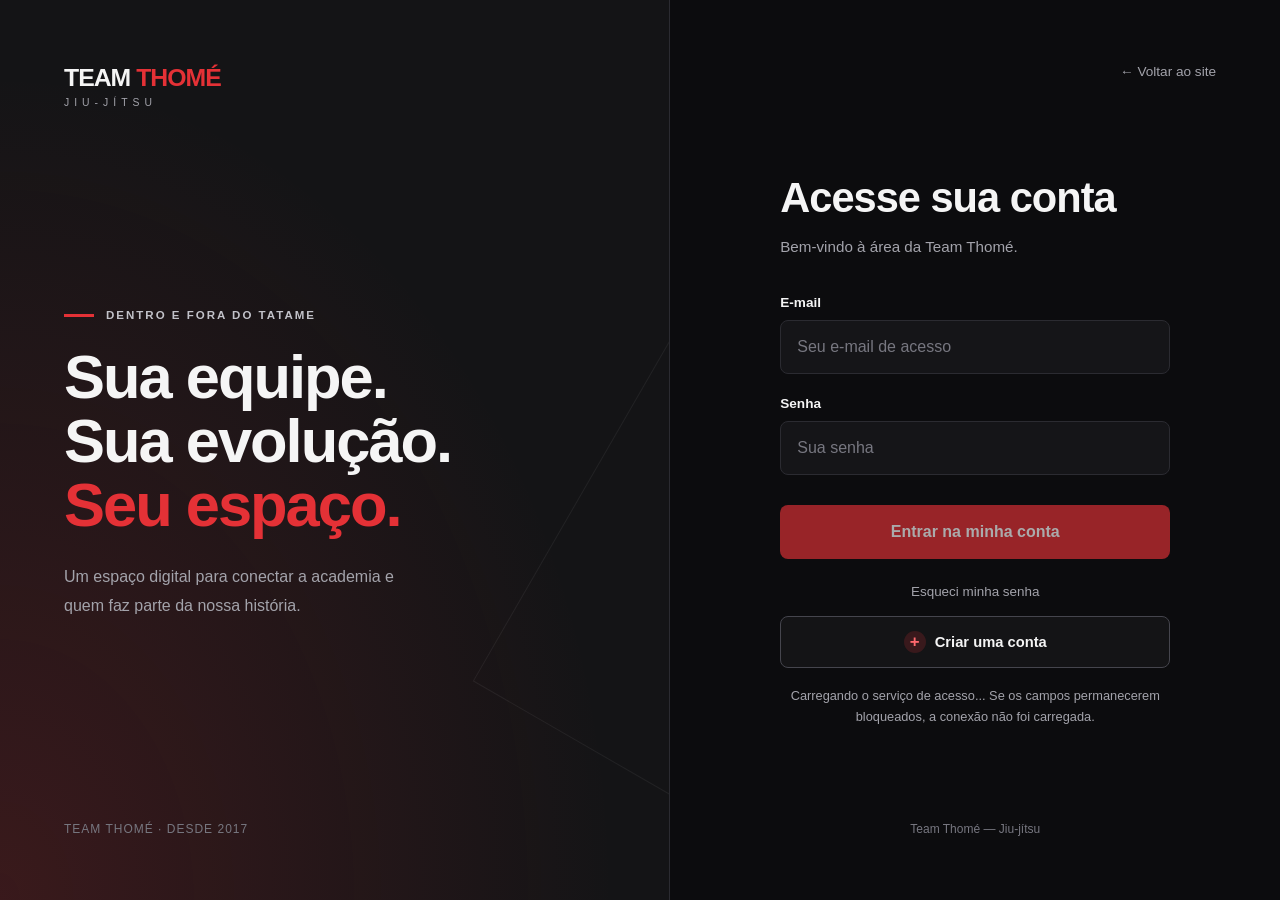
<file: html/login.html>
<!DOCTYPE html>
<html lang="pt-BR">
<head>
    <meta charset="UTF-8">
    <meta name="viewport" content="width=device-width, initial-scale=1.0">
    <meta name="robots" content="noindex, nofollow">

    <title>Acesse sua conta | Team Thomé</title>

    <style>
        :root {
            color-scheme: dark;
            --fundo: #0c0c0e;
            --painel: #141416;
            --campo: #151518;
            --texto: #f5f5f5;
            --secundario: #a3a3ab;
            --vermelho: #e43136;
            --borda: #2b2b31;
        }

        * {
            box-sizing: border-box;
        }

        body {
            margin: 0;
            min-height: 100vh;
            min-height: 100dvh;
            background: var(--fundo);
            color: var(--texto);
            font-family: Arial, Helvetica, sans-serif;
        }

        a {
            color: inherit;
        }

        a:focus-visible,
        input:focus-visible,
        button:focus-visible {
            outline: 3px solid var(--vermelho);
            outline-offset: 5px;
        }

        .pagina {
            min-height: 100vh;
            min-height: 100dvh;
            display: grid;
            grid-template-columns: 1.1fr 1fr;
        }

        .apresentacao {
            position: relative;
            overflow: hidden;
            display: flex;
            flex-direction: column;
            justify-content: space-between;
            padding: clamp(32px, 5vw, 80px);
            background:
                radial-gradient(
                    ellipse at bottom left,
                    rgb(228 49 54 / 18%),
                    transparent 65%
                ),
                var(--painel);
            border-right: 1px solid var(--borda);
        }

        .apresentacao::after {
            content: "";
            position: absolute;
            width: 240px;
            height: 600px;
            right: -180px;
            top: 20%;
            transform: rotate(30deg);
            border: 1px solid rgb(255 255 255 / 6%);
            pointer-events: none;
        }

        .marca {
            display: inline-flex;
            flex-direction: column;
            width: fit-content;
            text-decoration: none;
        }

        .marca-nome {
            font-size: 1.55rem;
            font-weight: 900;
            letter-spacing: -1px;
        }

        .marca-nome span {
            color: var(--vermelho);
        }

        .marca-modalidade {
            margin-top: 5px;
            color: var(--secundario);
            font-size: 0.65rem;
            letter-spacing: 5px;
        }

        .mensagem {
            position: relative;
            z-index: 1;
            max-width: 540px;
            padding: 70px 0;
        }

        .etiqueta {
            display: flex;
            align-items: center;
            gap: 12px;
            margin: 0 0 24px;
            color: #c2c2c9;
            font-size: 0.72rem;
            font-weight: 700;
            letter-spacing: 2px;
            text-transform: uppercase;
        }

        .etiqueta::before {
            content: "";
            width: 30px;
            height: 3px;
            background: var(--vermelho);
        }

        .mensagem h2 {
            margin: 0;
            font-size: clamp(2.8rem, 4.8vw, 5rem);
            font-weight: 900;
            line-height: 1.04;
            letter-spacing: -2px;
        }

        .mensagem h2 span {
            color: var(--vermelho);
        }

        .mensagem-texto {
            max-width: 370px;
            margin: 26px 0 0;
            color: var(--secundario);
            font-size: 1rem;
            line-height: 1.8;
        }

        .assinatura {
            margin: 0;
            color: #777780;
            font-size: 0.75rem;
            letter-spacing: 1px;
        }

        .acesso {
            display: flex;
            flex-direction: column;
            padding: clamp(28px, 5vw, 72px);
        }

        .navegacao {
            display: flex;
            justify-content: flex-end;
        }

        .voltar {
            color: var(--secundario);
            font-size: 0.85rem;
            text-decoration: none;
            transition: color 0.2s;
        }

        .voltar:hover {
            color: var(--texto);
        }

        .conteudo-acesso {
            width: 100%;
            max-width: 390px;
            margin: auto;
            padding: 64px 0;
        }

        .titulo-acesso {
            margin: 0 0 12px;
            font-size: clamp(2rem, 4vw, 2.6rem);
            letter-spacing: -1px;
        }

        .descricao-acesso {
            margin: 0;
            color: var(--secundario);
            font-size: 0.95rem;
            line-height: 1.7;
        }

        .formulario {
            margin-top: 36px;
        }

        .campo {
            margin-bottom: 22px;
        }

        .campo label {
            display: block;
            margin-bottom: 10px;
            font-size: 0.85rem;
            font-weight: 700;
        }

        .campo input {
            width: 100%;
            min-height: 54px;
            padding: 15px 16px;
            border: 1px solid var(--borda);
            border-radius: 8px;
            background: var(--campo);
            color: var(--texto);
            font: inherit;
            font-size: 1rem;
            transition: border-color 0.2s, background-color 0.2s;
        }

        .campo input:focus {
            border-color: #686870;
            background: #19191d;
        }

        .campo input::placeholder {
            color: #777780;
            opacity: 1;
        }

        .campo input:disabled {
            cursor: not-allowed;
        }

        .entrar {
            width: 100%;
            min-height: 54px;
            margin-top: 8px;
            padding: 14px 20px;
            border: 0;
            border-radius: 8px;
            background: var(--vermelho);
            color: #fff;
            font: inherit;
            font-weight: 700;
            cursor: pointer;
            transition: background-color 0.2s, transform 0.2s, opacity 0.2s;
        }

        .entrar:hover:not(:disabled) {
            background: #f04449;
            transform: translateY(-1px);
        }

        .entrar:disabled {
            cursor: not-allowed;
            opacity: 0.65;
        }

        .links-conta {
            display: grid;
            gap: 12px;
            margin-top: 20px;
        }

        .link-recuperacao {
            justify-self: center;
            padding: 5px 8px;
            border-radius: 5px;
            color: var(--secundario);
            font-size: 0.84rem;
            text-decoration: none;
            transition: color 0.2s, background-color 0.2s;
        }

        .link-recuperacao:hover {
            background: rgb(255 255 255 / 4%);
            color: var(--texto);
            text-decoration: underline;
            text-underline-offset: 4px;
        }

        .link-cadastro {
            display: flex;
            align-items: center;
            justify-content: center;
            gap: 9px;
            width: 100%;
            min-height: 52px;
            padding: 13px 18px;
            border: 1px solid #45454d;
            border-radius: 8px;
            background: rgb(255 255 255 / 3%);
            color: var(--texto);
            font-size: 0.92rem;
            font-weight: 700;
            text-align: center;
            text-decoration: none;
            transition:
                border-color 0.2s,
                background-color 0.2s,
                transform 0.2s;
        }

        .link-cadastro:hover {
            transform: translateY(-1px);
            border-color: var(--vermelho);
            background: rgb(228 49 54 / 9%);
        }

        .icone-cadastro {
            display: inline-grid;
            width: 22px;
            height: 22px;
            place-items: center;
            border-radius: 50%;
            background: rgb(228 49 54 / 18%);
            color: #ff696e;
            font-size: 1.05rem;
            line-height: 1;
        }

        .aviso {
            margin: 18px 0 0;
            color: var(--secundario);
            font-size: 0.8rem;
            line-height: 1.6;
            text-align: center;
        }

        .rodape-acesso {
            margin: 0;
            color: #777780;
            font-size: 0.75rem;
            text-align: center;
        }

        @media (max-width: 800px) {
            .pagina {
                grid-template-columns: 1fr;
            }

            .apresentacao {
                padding: 28px;
                border-right: 0;
                border-bottom: 1px solid var(--borda);
            }

            .mensagem {
                padding: 40px 0 12px;
            }

            .mensagem h2 {
                font-size: clamp(2.5rem, 8vw, 3.5rem);
                letter-spacing: -1px;
            }

            .mensagem-texto {
                margin-top: 18px;
            }

            .assinatura {
                display: none;
            }

            .acesso {
                padding: 26px 28px;
            }

            .conteudo-acesso {
                padding: 40px 0;
            }
        }

        @media (max-width: 420px) {
            .apresentacao,
            .acesso {
                padding-right: 20px;
                padding-left: 20px;
            }
        }

        @media (prefers-reduced-motion: reduce) {
            *,
            *::before,
            *::after {
                scroll-behavior: auto !important;
                transition: none !important;
            }
        }
    </style>

    <script type="module" src="../js/login.js"></script>
</head>

<body>
    <main class="pagina">
        <section class="apresentacao" aria-labelledby="titulo-apresentacao">
            <a
                class="marca"
                href="../index.html"
                aria-label="Team Thomé — página inicial"
            >
                <span class="marca-nome">TEAM <span>THOMÉ</span></span>
                <span class="marca-modalidade">JIU-JÍTSU</span>
            </a>

            <div class="mensagem">
                <p class="etiqueta">Dentro e fora do tatame</p>

                <h2 id="titulo-apresentacao">
                    Sua equipe.<br>
                    Sua evolução.<br>
                    <span>Seu espaço.</span>
                </h2>

                <p class="mensagem-texto">
                    Um espaço digital para conectar a academia
                    e quem faz parte da nossa história.
                </p>
            </div>

            <p class="assinatura">TEAM THOMÉ · DESDE 2017</p>
        </section>

        <section class="acesso" aria-labelledby="titulo-acesso">
            <nav class="navegacao" aria-label="Retorno ao site">
                <a class="voltar" href="../index.html">
                    ← Voltar ao site
                </a>
            </nav>

            <div class="conteudo-acesso">
                <h1 class="titulo-acesso" id="titulo-acesso">
                    Acesse sua conta
                </h1>

                <p class="descricao-acesso">
                    Bem-vindo à área da Team Thomé.
                </p>

                <form
                    class="formulario"
                    aria-describedby="aviso-login"
                    method="post"
                >
                    <div class="campo">
                        <label for="email">E-mail</label>
                        <input
                            type="email"
                            id="email"
                            name="email"
                            placeholder="Seu e-mail de acesso"
                            autocomplete="username"
                            autocapitalize="none"
                            spellcheck="false"
                            required
                            disabled
                        >
                    </div>

                    <div class="campo">
                        <label for="senha">Senha</label>
                        <input
                            type="password"
                            id="senha"
                            name="senha"
                            placeholder="Sua senha"
                            autocomplete="current-password"
                            required
                            disabled
                        >
                    </div>

                    <button class="entrar" type="submit" disabled>
                        Entrar na minha conta
                    </button>

                    <div class="links-conta">
                        <a class="link-recuperacao" href="esqueci-senha.html">
                            Esqueci minha senha
                        </a>

                        <a class="link-cadastro" href="cadastro.html">
                            <span class="icone-cadastro" aria-hidden="true">+</span>
                            <span>Criar uma conta</span>
                        </a>
                    </div>

                    <p
                        class="aviso"
                        id="aviso-login"
                        role="status"
                        aria-live="polite"
                    >
                        Carregando o serviço de acesso...
                        Se os campos permanecerem bloqueados, a conexão
                        não foi carregada.
                    </p>

                    <noscript>
                        <p class="aviso">
                            Ative o JavaScript no navegador para utilizar
                            o login.
                        </p>
                    </noscript>
                </form>
            </div>

            <p class="rodape-acesso">
                Team Thomé — Jiu-jítsu
            </p>
        </section>
    </main>
</body>
</html>
</file>
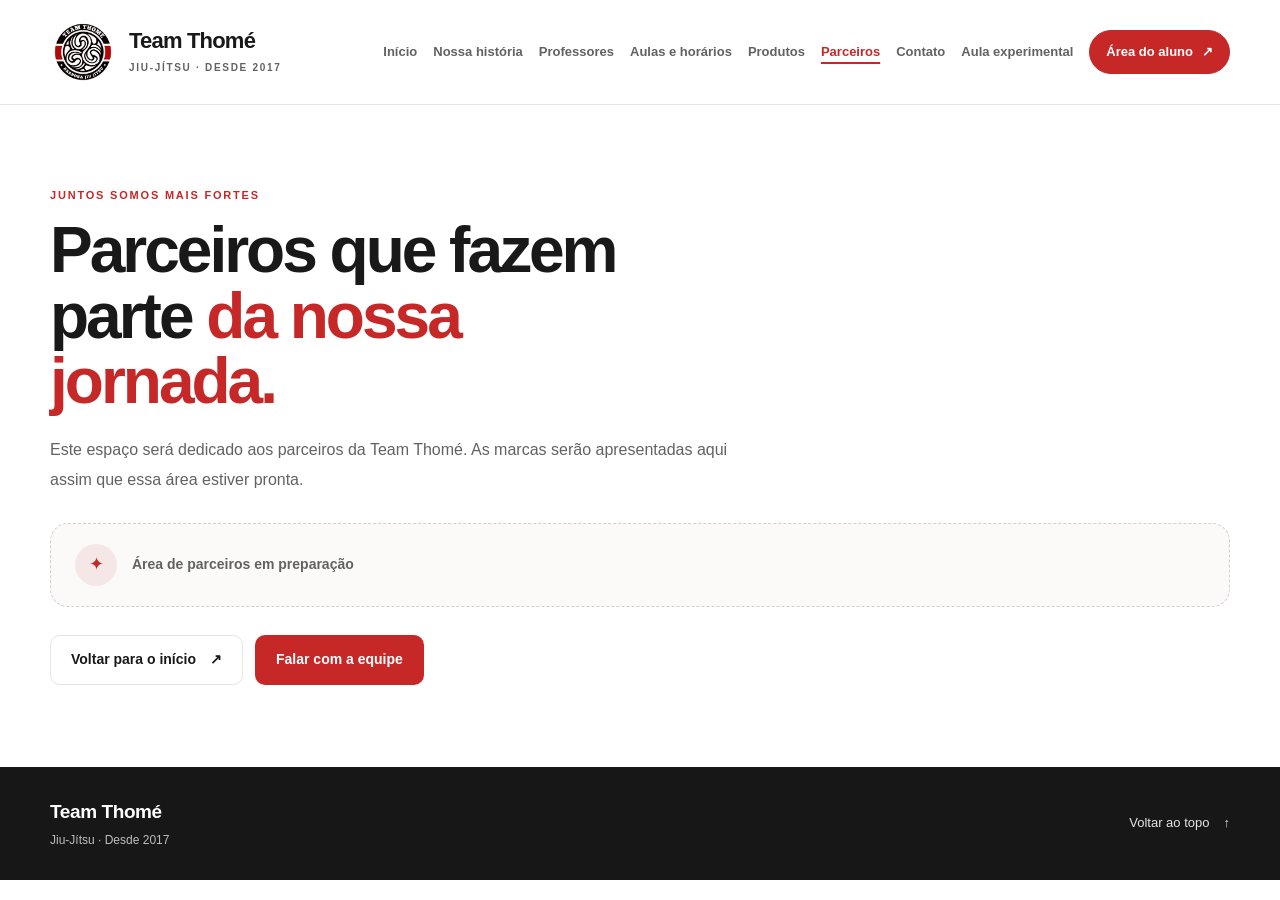
<file: html/parceiros.html>
<!DOCTYPE html>
<html lang="pt-BR">
<head>
  <meta charset="UTF-8">
  <meta name="viewport" content="width=device-width, initial-scale=1.0">

  <meta
    name="description"
    content="Em breve: conheça os parceiros da Team Thomé."
  >

  <meta name="theme-color" content="#171717">

  <title>Parceiros | Team Thomé</title>

  <link rel="stylesheet" href="../css/pagina-inicial.css">
</head>

<body>
  <a class="pular-conteudo" href="#conteudo-principal">
    Ir para o conteúdo
  </a>

  <header class="cabecalho">
    <div class="container cabecalho-conteudo">
      <a
        class="marca-academia"
        href="../index.html"
        aria-label="Team Thomé — Página inicial"
      >
        <img
          class="logo-academia"
          src="../LOGO TEAM THÓME_page-0001.jpg"
          alt=""
        >

        <span class="marca-textos">
          <span class="nome-academia">Team Thomé</span>
          <span class="identificacao-esporte">Jiu-Jítsu · Desde 2017</span>
        </span>
      </a>

      <nav class="navegacao" aria-label="Navegação principal">
        <a href="../index.html">Início</a>
        <a href="./historia.html">Nossa história</a>
        <a href="./professores.html">Professores</a>
        <a href="./aulas-horarios.html">Aulas e horários</a>
        <a href="./produtos.html">Produtos</a>
        <a href="./parceiros.html" aria-current="page">Parceiros</a>
        <a href="./contato.html">Contato</a>
        <a href="./aula-experimental.html">Aula experimental</a>

        <a class="navegacao-aluno" href="./login.html">
          Área do aluno <span aria-hidden="true">↗</span>
        </a>
      </nav>
    </div>
  </header>

  <main id="conteudo-principal">
    <section class="secao parceiros" aria-labelledby="titulo-parceiros">
      <div class="container">
        <div class="cabecalho-secao">
          <p class="texto-destaque">Juntos somos mais fortes</p>

          <h1 id="titulo-parceiros">
            Parceiros que fazem parte
            <span class="palavra-destaque">da nossa jornada.</span>
          </h1>

          <p class="descricao">
            Este espaço será dedicado aos parceiros da Team Thomé.
            As marcas serão apresentadas aqui assim que essa área
            estiver pronta.
          </p>
        </div>

        <div class="parceiros-em-breve">
          <span class="parceiros-icone" aria-hidden="true">✦</span>
          <p>Área de parceiros em preparação</p>
        </div>

        <div class="apresentacao-acoes">
          <a class="botao botao-secundario" href="../index.html">
            Voltar para o início
            <span aria-hidden="true">↗</span>
          </a>

          <a
            class="botao botao-principal"
            href="https://wa.me/5511930290784"
            target="_blank"
            rel="noopener noreferrer"
          >
            Falar com a equipe
          </a>
        </div>
      </div>
    </section>
  </main>

  <footer class="rodape">
    <div class="container rodape-conteudo">
      <div>
        <p class="rodape-marca">Team Thomé</p>
        <p>Jiu-Jítsu · Desde 2017</p>
      </div>

      <a class="voltar-inicio" href="#conteudo-principal">
        Voltar ao topo
        <span aria-hidden="true">↑</span>
      </a>
    </div>
  </footer>
</body>
</html>
</file>
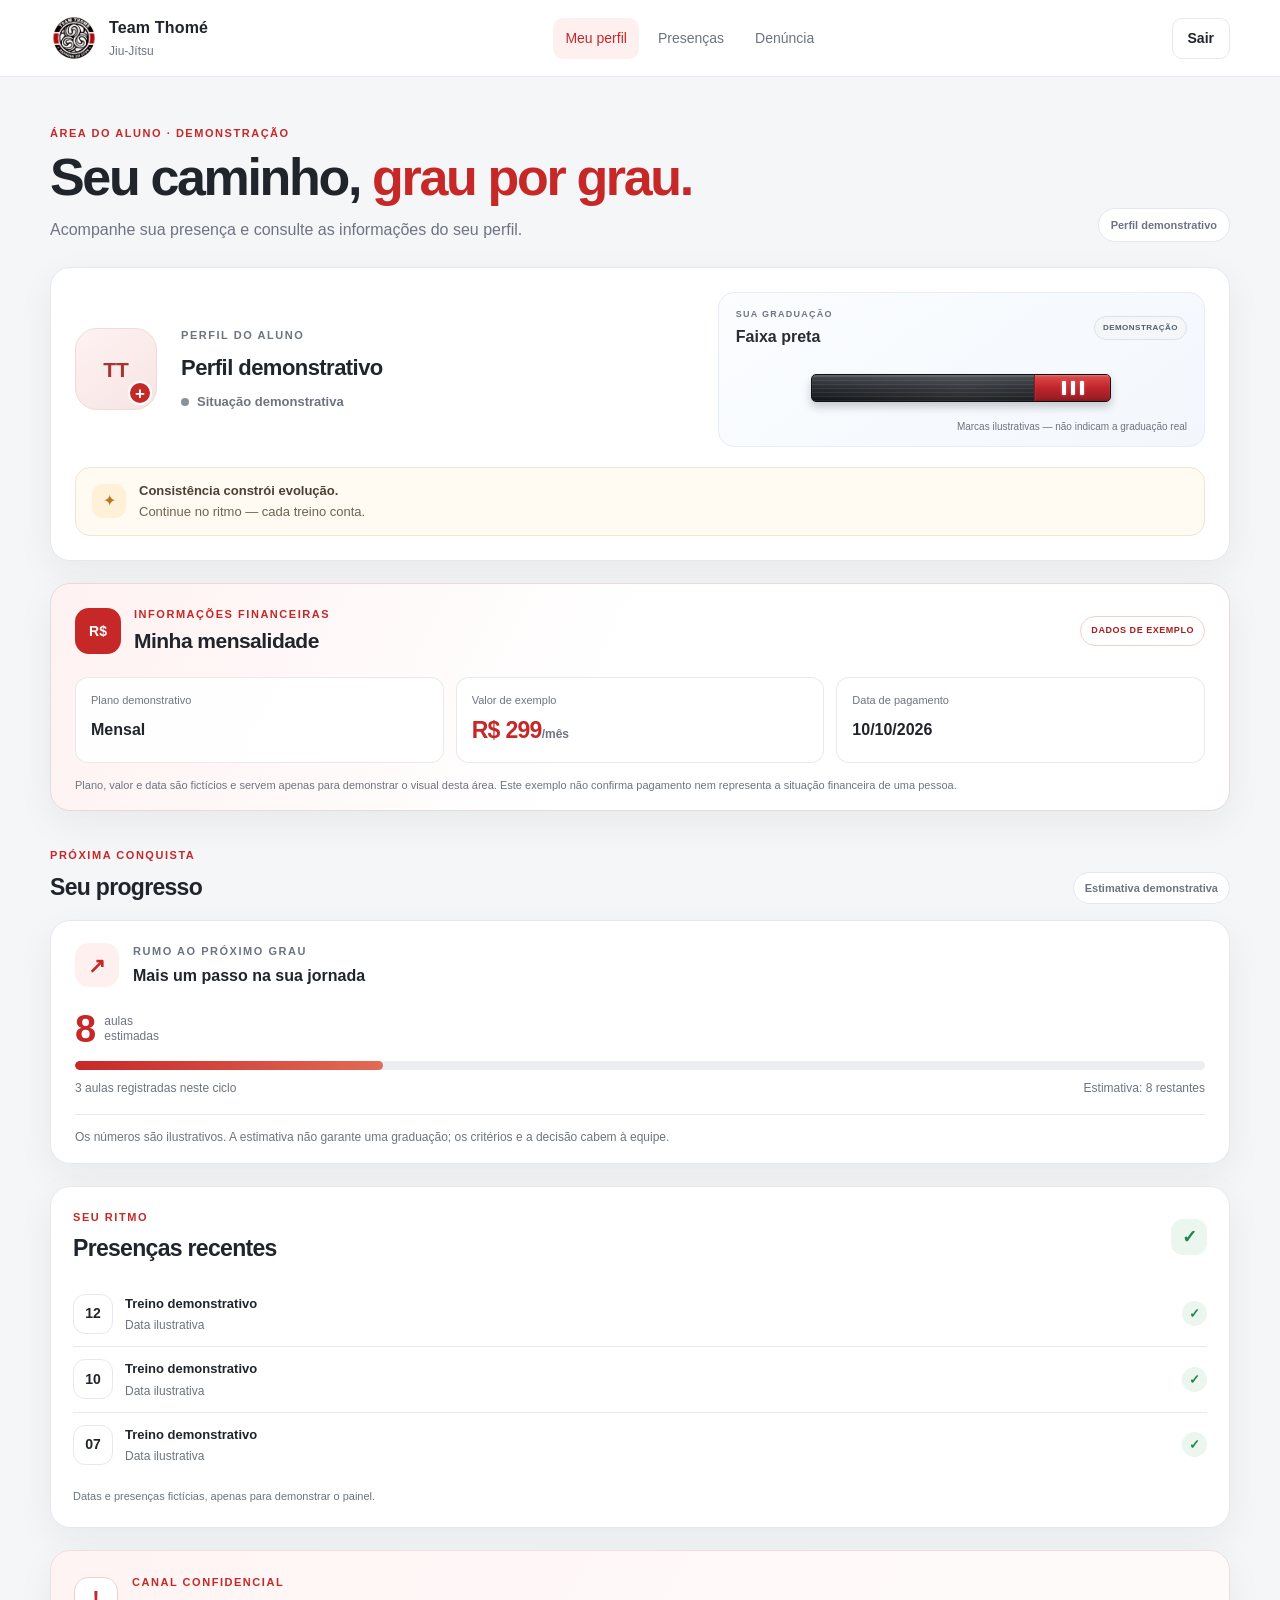
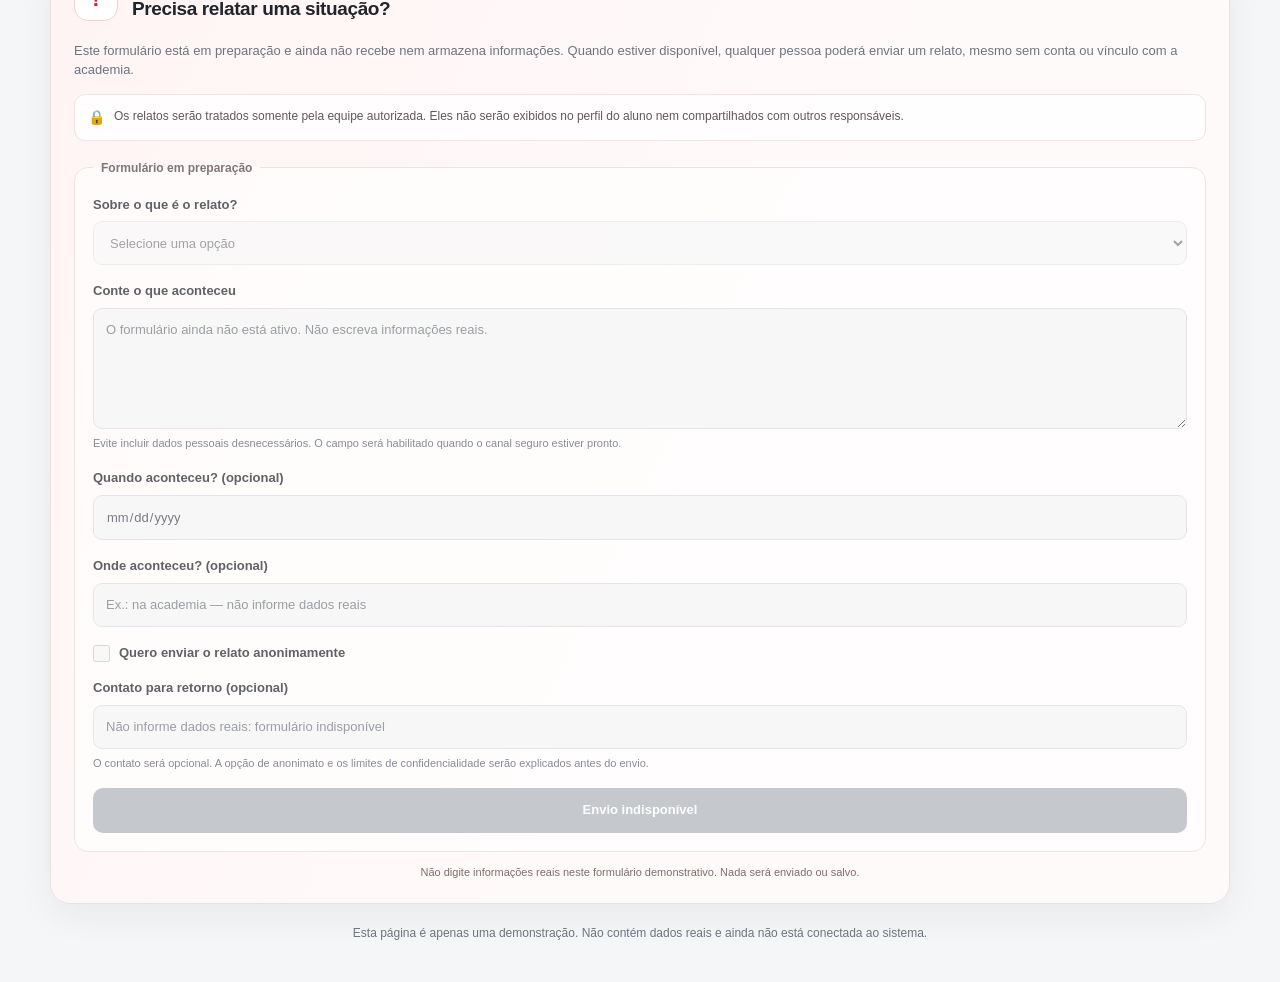
<file: html/perfil-aluno.html>
<!DOCTYPE html>
<html lang="pt-BR">
<head>
  <meta charset="UTF-8">
  <meta name="viewport" content="width=device-width, initial-scale=1.0">
  <meta
    name="description"
    content="Painel demonstrativo de perfil, presenças e informações do aluno Team Thomé."
  >
  <meta name="theme-color" content="#c62828">

  <title>Meu perfil | Team Thomé</title>

  <link rel="stylesheet" href="../css/perfil-aluno.css">
</head>

<body>
  <header class="cabecalho">
    <div class="cabecalho-conteudo">
      <a
        class="marca-academia"
        href="../index.html"
        aria-label="Team Thomé — página inicial"
      >
        <img
          class="logo-academia"
          src="../LOGO TEAM THÓME_page-0001.jpg"
          alt=""
        >

        <span class="marca-textos">
          <span class="nome-academia">Team Thomé</span>
          <span class="identificacao-esporte">Jiu-Jítsu</span>
        </span>
      </a>

      <nav class="navegacao" aria-label="Navegação do perfil">
        <a class="link-nav ativo" href="#inicio" aria-current="page">
          Meu perfil
        </a>
        <a class="link-nav" href="#presencas">Presenças</a>
        <a class="link-nav" href="#denuncia">Denúncia</a>
      </nav>

      <a class="botao-sair" href="../index.html">Sair</a>
    </div>
  </header>

  <main class="pagina" id="inicio">
    <section class="boas-vindas" aria-labelledby="titulo-boas-vindas">
      <div>
        <p class="sobretitulo">ÁREA DO ALUNO · DEMONSTRAÇÃO</p>

        <h1 id="titulo-boas-vindas">
          Seu caminho,
          <span>grau por grau.</span>
        </h1>

        <p class="texto-intro">
          Acompanhe sua presença e consulte as informações do seu perfil.
        </p>
      </div>

      <span class="etiqueta-demonstracao">Perfil demonstrativo</span>
    </section>

    <section class="cartao-perfil" aria-labelledby="nome-aluno">
      <div
        class="foto-aluno"
        role="img"
        aria-label="Espaço demonstrativo reservado para a foto do aluno"
      >
        <span aria-hidden="true">TT</span>
        <span class="indicador-foto" aria-hidden="true">+</span>
      </div>

      <div class="dados-aluno">
        <p class="rotulo">PERFIL DO ALUNO</p>
        <h2 id="nome-aluno">Perfil demonstrativo</h2>

        <p class="situacao">
          <span aria-hidden="true"></span>
          Situação demonstrativa
        </p>
      </div>

      <div
        class="faixa-aluno"
        role="img"
        aria-label="Ilustração demonstrativa de faixa preta de jiu-jítsu com tarja vermelha e marcas de graduação ilustrativas"
      >
        <div class="faixa-cabecalho">
          <div>
            <p class="rotulo">SUA GRADUAÇÃO</p>
            <h3>Faixa preta</h3>
          </div>

          <span class="faixa-etiqueta">DEMONSTRAÇÃO</span>
        </div>

        <div class="faixa-ilustracao" aria-hidden="true">
          <span class="faixa-reta faixa-preta">
            <span class="faixa-tecido"></span>

            <span class="faixa-ponta-vermelha">
              <span class="marca-grau"></span>
              <span class="marca-grau"></span>
              <span class="marca-grau"></span>
            </span>
          </span>
        </div>

        <p class="faixa-legenda">
          Marcas ilustrativas — não indicam a graduação real
        </p>
      </div>

      <div class="cartao-mensagem">
        <span class="icone-mensagem" aria-hidden="true">✦</span>

        <p>
          <strong>Consistência constrói evolução.</strong>
          <span>Continue no ritmo — cada treino conta.</span>
        </p>
      </div>
    </section>

    <section
      class="cartao-mensalidade"
      aria-labelledby="titulo-mensalidade"
    >
      <div class="mensalidade-cabecalho">
        <div class="mensalidade-icone" aria-hidden="true">R$</div>

        <div class="mensalidade-titulo">
          <p class="sobretitulo">INFORMAÇÕES FINANCEIRAS</p>
          <h2 id="titulo-mensalidade">Minha mensalidade</h2>
        </div>

        <span class="mensalidade-etiqueta">DADOS DE EXEMPLO</span>
      </div>

      <div class="mensalidade-dados">
        <div class="mensalidade-plano">
          <span class="mensalidade-rotulo">Plano demonstrativo</span>
          <strong>Mensal</strong>
        </div>

        <div class="mensalidade-valor">
          <span class="mensalidade-rotulo">Valor de exemplo</span>
          <strong>R$ 299<span>/mês</span></strong>
        </div>

        <div class="mensalidade-data">
          <span class="mensalidade-rotulo">Data de pagamento</span>
          <strong>10/10/2026</strong>
        </div>
      </div>

      <p class="mensalidade-aviso">
        Plano, valor e data são fictícios e servem apenas para demonstrar
        o visual desta área. Este exemplo não confirma pagamento nem
        representa a situação financeira de uma pessoa.
      </p>
    </section>

    <section class="secao-progresso" aria-labelledby="titulo-progresso">
      <div class="cabecalho-secao">
        <div>
          <p class="sobretitulo">PRÓXIMA CONQUISTA</p>
          <h2 id="titulo-progresso">Seu progresso</h2>
        </div>

        <span class="etiqueta-estimativa">Estimativa demonstrativa</span>
      </div>

      <article class="cartao-progresso">
        <div class="progresso-info">
          <div class="progresso-icone" aria-hidden="true">↗</div>

          <div>
            <p class="rotulo">RUMO AO PRÓXIMO GRAU</p>
            <h3>Mais um passo na sua jornada</h3>
          </div>
        </div>

        <div class="progresso-resumo">
          <div class="progresso-numero">
            <strong>8</strong>
            <span>aulas<br>estimadas</span>
          </div>

          <div class="barra-progresso" aria-hidden="true">
            <span class="barra-preenchida"></span>
          </div>

          <div class="legenda-progresso">
            <span>3 aulas registradas neste ciclo</span>
            <span>Estimativa: 8 restantes</span>
          </div>
        </div>

        <p class="nota-progresso">
          Os números são ilustrativos. A estimativa não garante uma
          graduação; os critérios e a decisão cabem à equipe.
        </p>
      </article>
    </section>

    <section
      class="cartao-conteudo cartao-presencas"
      id="presencas"
      aria-labelledby="titulo-presencas"
    >
      <div class="cabecalho-cartao">
        <div>
          <p class="sobretitulo">SEU RITMO</p>
          <h2 id="titulo-presencas">Presenças recentes</h2>
        </div>

        <span class="mini-icone" aria-hidden="true">✓</span>
      </div>

      <ul class="lista-presencas">
        <li>
          <span class="dia-presenca">12</span>
          <span class="detalhe-presenca">
            <strong>Treino demonstrativo</strong>
            <small>Data ilustrativa</small>
          </span>
          <span class="check-presenca" aria-label="Exemplo de presença">✓</span>
        </li>

        <li>
          <span class="dia-presenca">10</span>
          <span class="detalhe-presenca">
            <strong>Treino demonstrativo</strong>
            <small>Data ilustrativa</small>
          </span>
          <span class="check-presenca" aria-label="Exemplo de presença">✓</span>
        </li>

        <li>
          <span class="dia-presenca">07</span>
          <span class="detalhe-presenca">
            <strong>Treino demonstrativo</strong>
            <small>Data ilustrativa</small>
          </span>
          <span class="check-presenca" aria-label="Exemplo de presença">✓</span>
        </li>
      </ul>

      <p class="aviso-demonstracao">
        Datas e presenças fictícias, apenas para demonstrar o painel.
      </p>
    </section>

    <section
      class="cartao-denuncia"
      id="denuncia"
      aria-labelledby="titulo-denuncia"
    >
      <div class="denuncia-cabecalho">
        <div class="denuncia-icone" aria-hidden="true">!</div>

        <div>
          <p class="sobretitulo">CANAL CONFIDENCIAL</p>
          <h2 id="titulo-denuncia">Precisa relatar uma situação?</h2>
        </div>
      </div>

      <p class="denuncia-introducao">
        Este formulário está em preparação e ainda não recebe nem armazena
        informações. Quando estiver disponível, qualquer pessoa poderá
        enviar um relato, mesmo sem conta ou vínculo com a academia.
      </p>

      <div class="denuncia-privacidade">
        <span class="privacidade-icone" aria-hidden="true">🔒</span>
        <p>
          Os relatos serão tratados somente pela equipe autorizada.
          Eles não serão exibidos no perfil do aluno nem compartilhados
          com outros responsáveis.
        </p>
      </div>

      <form
        class="formulario-denuncia"
        aria-label="Formulário demonstrativo de denúncia"
      >
        <fieldset disabled>
          <legend>Formulário em preparação</legend>

          <div class="campo-denuncia">
            <label for="tipo-relato">Sobre o que é o relato?</label>
            <select id="tipo-relato" name="tipo-relato">
              <option value="">Selecione uma opção</option>
              <option value="seguranca">Segurança ou bem-estar</option>
              <option value="conduta">Conduta inadequada</option>
              <option value="assedio">Assédio ou discriminação</option>
              <option value="outro">Outro assunto</option>
            </select>
          </div>

          <div class="campo-denuncia">
            <label for="descricao-relato">Conte o que aconteceu</label>
            <textarea
              id="descricao-relato"
              name="descricao-relato"
              rows="5"
              placeholder="O formulário ainda não está ativo. Não escreva informações reais."
            ></textarea>
            <small>
              Evite incluir dados pessoais desnecessários. O campo será
              habilitado quando o canal seguro estiver pronto.
            </small>
          </div>

          <div class="campo-denuncia">
            <label for="data-relato">Quando aconteceu? (opcional)</label>
            <input
              id="data-relato"
              name="data-relato"
              type="date"
            >
          </div>

          <div class="campo-denuncia">
            <label for="local-relato">Onde aconteceu? (opcional)</label>
            <input
              id="local-relato"
              name="local-relato"
              type="text"
              placeholder="Ex.: na academia — não informe dados reais"
            >
          </div>

          <div class="campo-denuncia campo-checkbox">
            <input
              id="relato-anonimo"
              name="relato-anonimo"
              type="checkbox"
            >
            <label for="relato-anonimo">
              Quero enviar o relato anonimamente
            </label>
          </div>

          <div class="campo-denuncia">
            <label for="contato-relato">
              Contato para retorno (opcional)
            </label>
            <input
              id="contato-relato"
              name="contato-relato"
              type="text"
              placeholder="Não informe dados reais: formulário indisponível"
            >
            <small>
              O contato será opcional. A opção de anonimato e os limites
              de confidencialidade serão explicados antes do envio.
            </small>
          </div>

          <button class="botao-enviar-denuncia" type="button">
            Envio indisponível
          </button>
        </fieldset>
      </form>

      <p class="aviso-formulario-desativado">
        Não digite informações reais neste formulário demonstrativo.
        Nada será enviado ou salvo.
      </p>
    </section>

    <p class="rodape-nota">
      Esta página é apenas uma demonstração. Não contém dados reais
      e ainda não está conectada ao sistema.
    </p>
  </main>
</body>
</html>
</file>
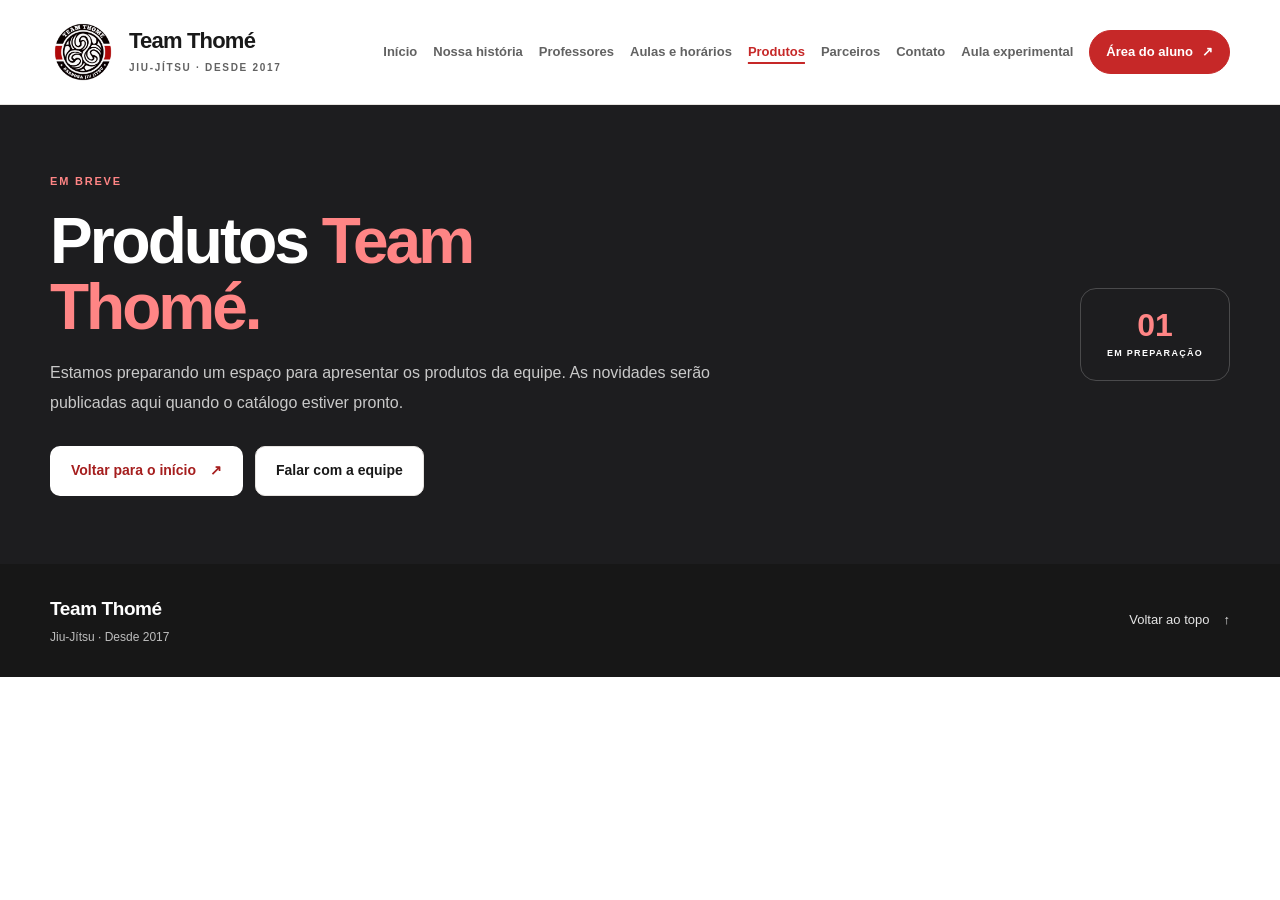
<file: html/produtos.html>
<!DOCTYPE html>
<html lang="pt-BR">
<head>
  <meta charset="UTF-8">
  <meta name="viewport" content="width=device-width, initial-scale=1.0">

  <meta
    name="description"
    content="Em breve: conheça os produtos da Team Thomé."
  >

  <meta name="theme-color" content="#171717">

  <title>Produtos | Team Thomé</title>

  <link rel="stylesheet" href="../css/pagina-inicial.css">
</head>

<body>
  <a class="pular-conteudo" href="#conteudo-principal">
    Ir para o conteúdo
  </a>

  <header class="cabecalho">
    <div class="container cabecalho-conteudo">
      <a
        class="marca-academia"
        href="../index.html"
        aria-label="Team Thomé — Página inicial"
      >
        <img
          class="logo-academia"
          src="../LOGO TEAM THÓME_page-0001.jpg"
          alt=""
        >

        <span class="marca-textos">
          <span class="nome-academia">Team Thomé</span>
          <span class="identificacao-esporte">Jiu-Jítsu · Desde 2017</span>
        </span>
      </a>

      <nav class="navegacao" aria-label="Navegação principal">
        <a href="../index.html">Início</a>
        <a href="./historia.html">Nossa história</a>
        <a href="./professores.html">Professores</a>
        <a href="./aulas-horarios.html">Aulas e horários</a>
        <a href="./produtos.html" aria-current="page">Produtos</a>
        <a href="./parceiros.html">Parceiros</a>
        <a href="./contato.html">Contato</a>
        <a href="./aula-experimental.html">Aula experimental</a>

        <a class="navegacao-aluno" href="./login.html">
          Área do aluno <span aria-hidden="true">↗</span>
        </a>
      </nav>
    </div>
  </header>

  <main id="conteudo-principal">
    <section class="novidades" aria-labelledby="titulo-produtos">
      <div class="container novidades-conteudo">
        <div class="novidades-texto">
          <p class="texto-destaque">Em breve</p>

          <h1 id="titulo-produtos">
            Produtos <span class="palavra-destaque">Team Thomé.</span>
          </h1>

          <p class="descricao">
            Estamos preparando um espaço para apresentar os produtos
            da equipe. As novidades serão publicadas aqui quando
            o catálogo estiver pronto.
          </p>

          <div class="apresentacao-acoes">
            <a class="botao botao-claro" href="../index.html">
              Voltar para o início
              <span aria-hidden="true">↗</span>
            </a>

            <a
              class="botao botao-secundario"
              href="https://wa.me/5511930290784"
              target="_blank"
              rel="noopener noreferrer"
            >
              Falar com a equipe
            </a>
          </div>
        </div>

        <div class="novidades-selo" aria-label="Catálogo em preparação">
          <span aria-hidden="true">01</span>
          <span>EM PREPARAÇÃO</span>
        </div>
      </div>
    </section>
  </main>

  <footer class="rodape">
    <div class="container rodape-conteudo">
      <div>
        <p class="rodape-marca">Team Thomé</p>
        <p>Jiu-Jítsu · Desde 2017</p>
      </div>

      <a class="voltar-inicio" href="#conteudo-principal">
        Voltar ao topo
        <span aria-hidden="true">↑</span>
      </a>
    </div>
  </footer>
</body>
</html>
</file>
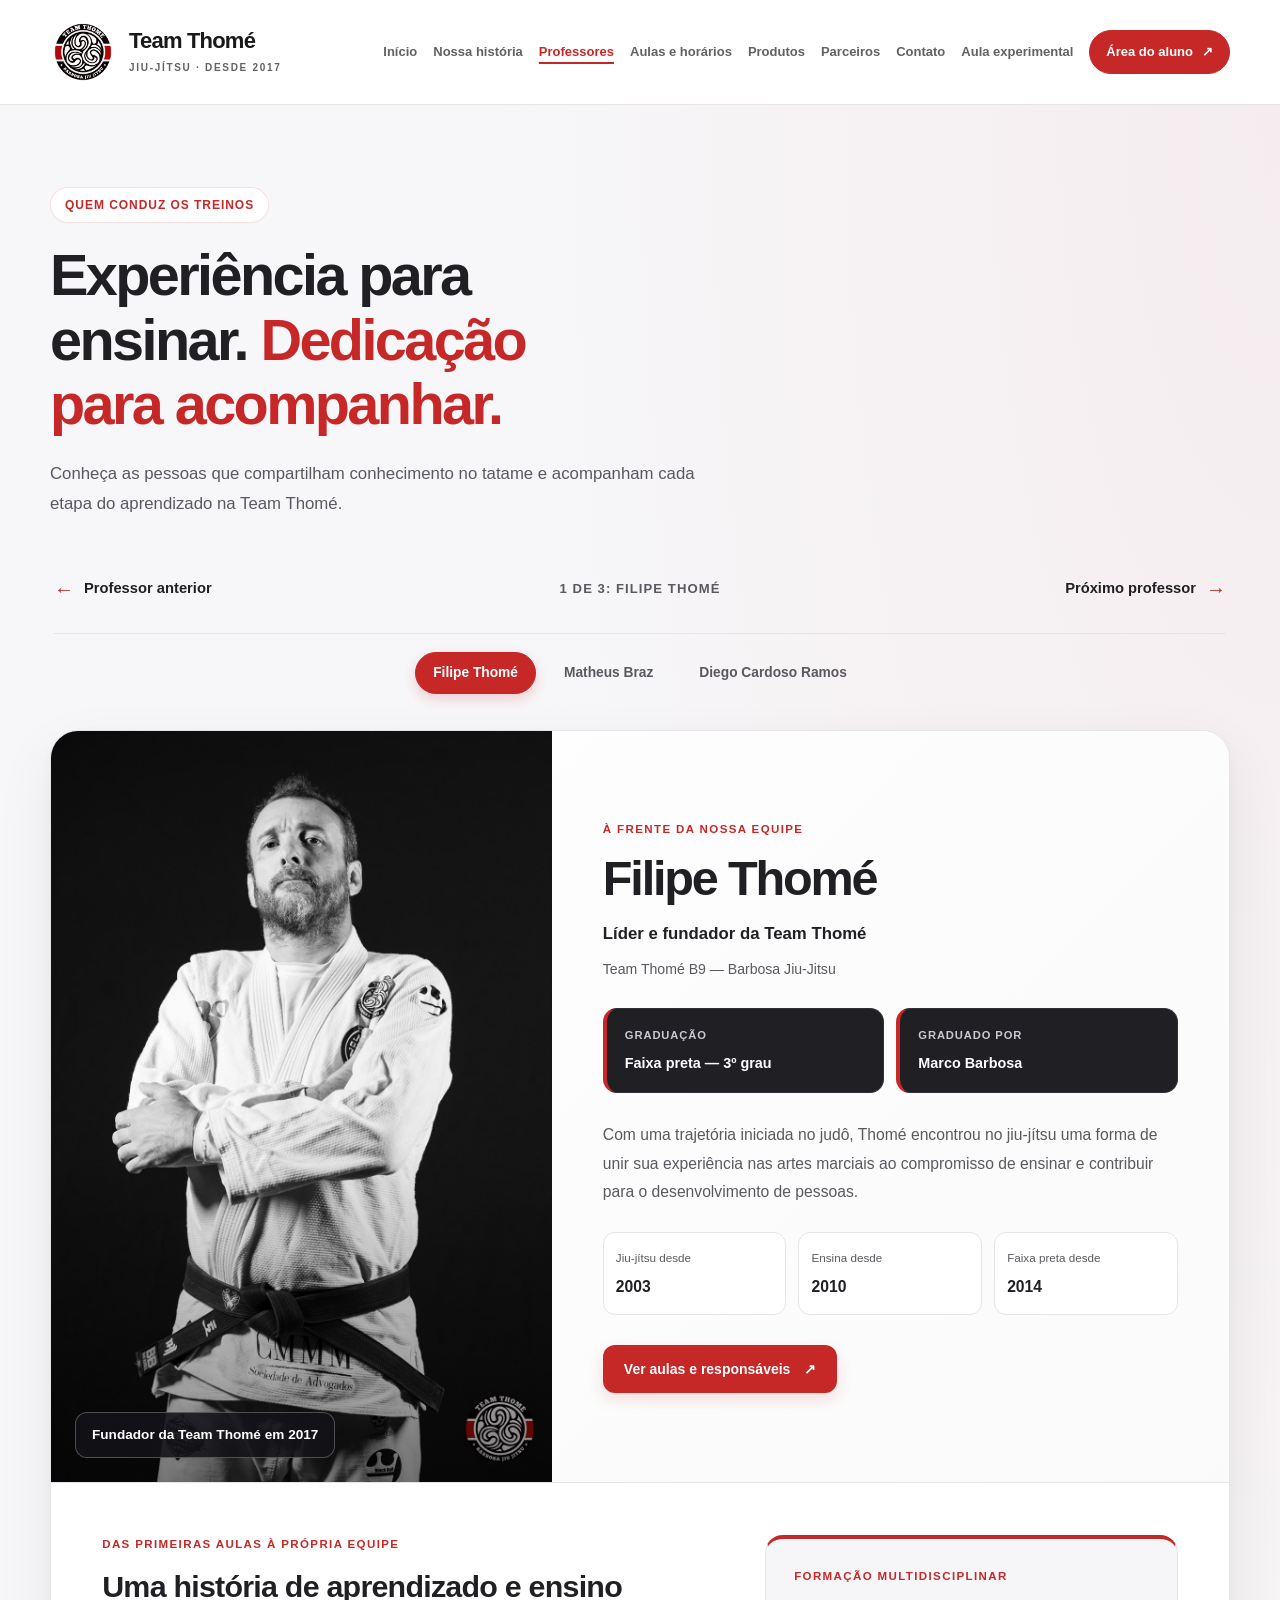
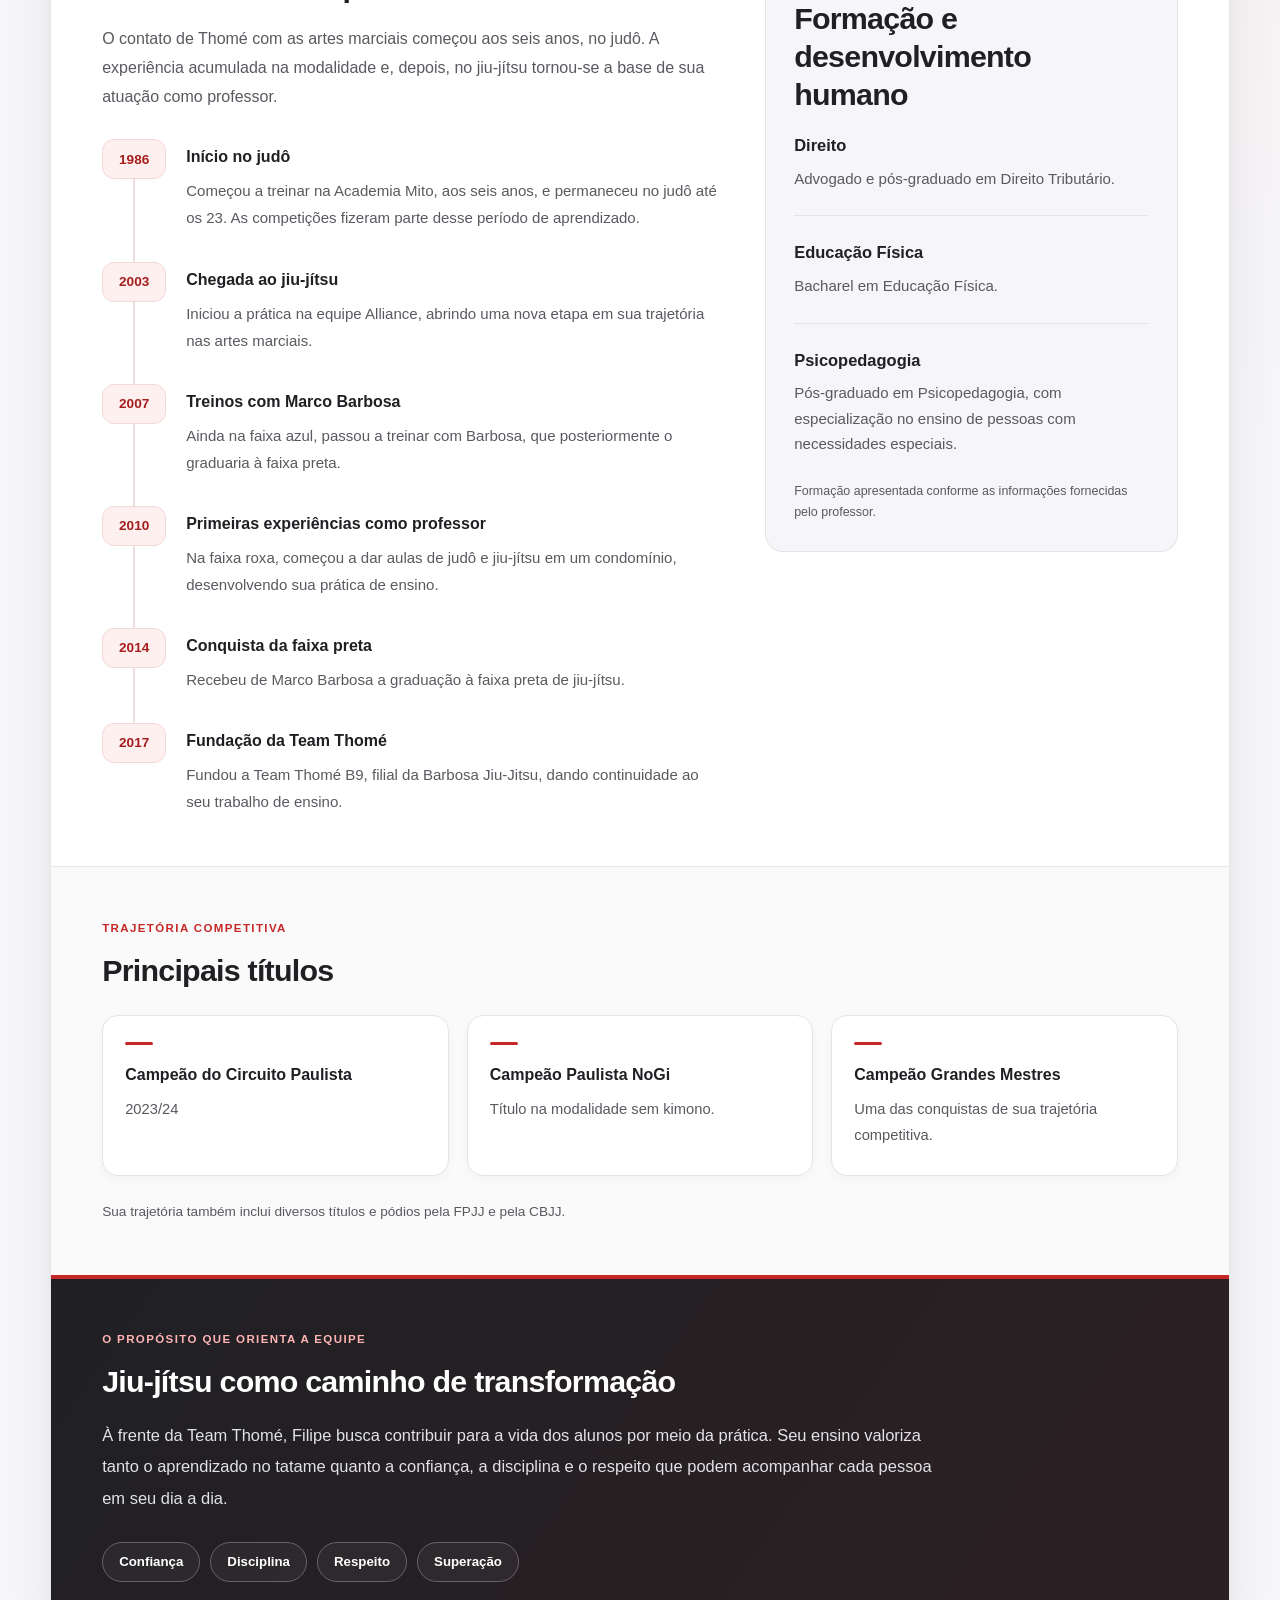
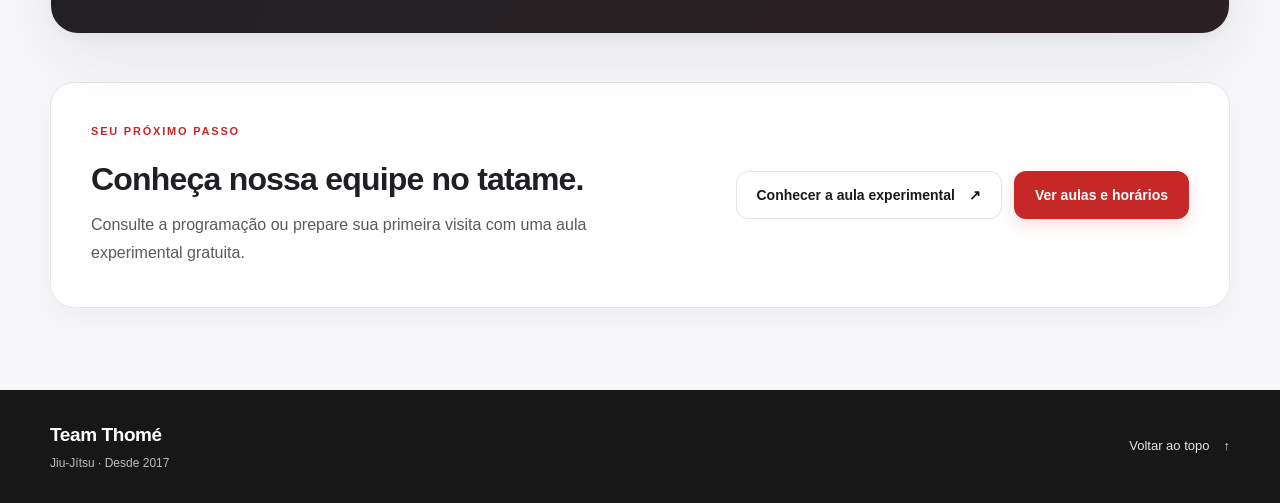
<file: html/professores.html>
<!DOCTYPE html>
<html lang="pt-BR">
<head>
  <meta charset="UTF-8">
  <meta name="viewport" content="width=device-width, initial-scale=1.0">

  <meta
    name="description"
    content="Conheça os professores da Team Thomé, suas graduações, formação e trajetórias no ensino do jiu-jítsu."
  >

  <meta name="theme-color" content="#c62828">

  <title>Professores | Team Thomé</title>

  <link rel="stylesheet" href="../css/pagina-inicial.css">
  <link rel="stylesheet" href="../css/horarios.css">
  <link rel="stylesheet" href="../css/professores.css">
</head>

<body>
  <a class="pular-conteudo" href="#conteudo-principal">
    Ir para o conteúdo
  </a>

  <header class="cabecalho">
    <div class="container cabecalho-conteudo">
      <a
        class="marca-academia"
        href="../index.html"
        aria-label="Team Thomé — Página inicial"
      >
        <img
          class="logo-academia"
          src="../LOGO TEAM THÓME_page-0001.jpg"
          alt=""
        >

        <span class="marca-textos">
          <span class="nome-academia">Team Thomé</span>
          <span class="identificacao-esporte">Jiu-Jítsu · Desde 2017</span>
        </span>
      </a>

      <nav class="navegacao" aria-label="Navegação principal">
        <a href="../index.html">Início</a>
        <a href="./historia.html">Nossa história</a>
        <a href="./professores.html" aria-current="page">Professores</a>
        <a href="./aulas-horarios.html">Aulas e horários</a>
        <a href="../index.html#produtos">Produtos</a>
        <a href="../index.html#parceiros">Parceiros</a>
        <a href="./contato.html">Contato</a>
        <a href="./aula-experimental.html">Aula experimental</a>
        <a class="navegacao-aluno" href="./login.html">
          Área do aluno <span aria-hidden="true">↗</span>
        </a>
      </nav>
    </div>
  </header>

  <main id="conteudo-principal">
    <section
      id="professores"
      class="secao professores pagina-professores"
      aria-labelledby="titulo-professores"
    >
      <div class="container">
        <div class="cabecalho-secao">
          <p class="texto-destaque">Quem conduz os treinos</p>

          <h1 id="titulo-professores">
            Experiência para ensinar.
            <span class="palavra-destaque">
              Dedicação para acompanhar.
            </span>
          </h1>

          <p class="descricao">
            Conheça as pessoas que compartilham conhecimento
            no tatame e acompanham cada etapa do aprendizado
            na Team Thomé.
          </p>
        </div>

        <div class="professores-perfis">
          <article
            id="perfil-thome"
            class="professor-perfil"
            aria-labelledby="nome-thome"
          >
            <div class="professor-apresentacao">
              <figure class="professor-foto">
                <img
                  src="../imagens/professores/filipe-thome.jpeg"
                  alt="Professor Filipe Thomé."
                  decoding="async"
                >

                <figcaption>
                  Fundador da Team Thomé em 2017
                </figcaption>
              </figure>

              <div class="professor-identificacao">
                <p class="professor-etiqueta">
                  À frente da nossa equipe
                </p>

                <h2 id="nome-thome">Filipe Thomé</h2>

                <p class="professor-cargo">
                  Líder e fundador da Team Thomé
                </p>

                <p class="professor-equipe">
                  Team Thomé B9 — Barbosa Jiu-Jitsu
                </p>

                <div
                  class="professor-graduacoes"
                  aria-label="Graduação e responsável pela graduação"
                >
                  <div class="professor-graduacao">
                    <span class="professor-entidade">Graduação</span>
                    <strong>Faixa preta — 3º grau</strong>
                  </div>

                  <div class="professor-graduacao">
                    <span class="professor-entidade">
                      Graduado por
                    </span>
                    <strong>Marco Barbosa</strong>
                  </div>
                </div>

                <p class="professor-introducao">
                  Com uma trajetória iniciada no judô,
                  Thomé encontrou no jiu-jítsu uma forma
                  de unir sua experiência nas artes marciais
                  ao compromisso de ensinar e contribuir
                  para o desenvolvimento de pessoas.
                </p>

                <dl class="professor-marcos">
                  <div>
                    <dt>Jiu-jítsu desde</dt>
                    <dd>2003</dd>
                  </div>

                  <div>
                    <dt>Ensina desde</dt>
                    <dd>2010</dd>
                  </div>

                  <div>
                    <dt>Faixa preta desde</dt>
                    <dd>2014</dd>
                  </div>
                </dl>

                <a
                  class="botao botao-principal"
                  href="./aulas-horarios.html"
                >
                  Ver aulas e responsáveis
                  <span aria-hidden="true">↗</span>
                </a>
              </div>
            </div>

            <div class="professor-detalhes">
              <section
                class="professor-trajetoria"
                aria-labelledby="titulo-trajetoria-thome"
              >
                <p class="professor-etiqueta">
                  Das primeiras aulas à própria equipe
                </p>

                <h3 id="titulo-trajetoria-thome">
                  Uma história de aprendizado e ensino
                </h3>

                <p>
                  O contato de Thomé com as artes marciais
                  começou aos seis anos, no judô. A experiência
                  acumulada na modalidade e, depois, no
                  jiu-jítsu tornou-se a base de sua atuação
                  como professor.
                </p>

                <ol class="professor-linha-tempo">
                  <li>
                    <span class="professor-ano">1986</span>
                    <div>
                      <h4>Início no judô</h4>
                      <p>
                        Começou a treinar na Academia Mito,
                        aos seis anos, e permaneceu no judô
                        até os 23. As competições fizeram
                        parte desse período de aprendizado.
                      </p>
                    </div>
                  </li>

                  <li>
                    <span class="professor-ano">2003</span>
                    <div>
                      <h4>Chegada ao jiu-jítsu</h4>
                      <p>
                        Iniciou a prática na equipe Alliance,
                        abrindo uma nova etapa em sua
                        trajetória nas artes marciais.
                      </p>
                    </div>
                  </li>

                  <li>
                    <span class="professor-ano">2007</span>
                    <div>
                      <h4>Treinos com Marco Barbosa</h4>
                      <p>
                        Ainda na faixa azul, passou a
                        treinar com Barbosa, que posteriormente
                        o graduaria à faixa preta.
                      </p>
                    </div>
                  </li>

                  <li>
                    <span class="professor-ano">2010</span>
                    <div>
                      <h4>Primeiras experiências como professor</h4>
                      <p>
                        Na faixa roxa, começou a dar aulas
                        de judô e jiu-jítsu em um condomínio,
                        desenvolvendo sua prática de ensino.
                      </p>
                    </div>
                  </li>

                  <li>
                    <span class="professor-ano">2014</span>
                    <div>
                      <h4>Conquista da faixa preta</h4>
                      <p>
                        Recebeu de Marco Barbosa a graduação
                        à faixa preta de jiu-jítsu.
                      </p>
                    </div>
                  </li>

                  <li>
                    <span class="professor-ano">2017</span>
                    <div>
                      <h4>Fundação da Team Thomé</h4>
                      <p>
                        Fundou a Team Thomé B9, filial da
                        Barbosa Jiu-Jitsu, dando continuidade
                        ao seu trabalho de ensino.
                      </p>
                    </div>
                  </li>
                </ol>
              </section>

              <section
                class="professor-formacao"
                aria-labelledby="titulo-formacao-thome"
              >
                <p class="professor-etiqueta">
                  Formação multidisciplinar
                </p>

                <h3 id="titulo-formacao-thome">
                  Formação e desenvolvimento humano
                </h3>

                <ul class="professor-formacao-lista">
                  <li>
                    <h4>Direito</h4>
                    <p>
                      Advogado e pós-graduado em
                      Direito Tributário.
                    </p>
                  </li>

                  <li>
                    <h4>Educação Física</h4>
                    <p>Bacharel em Educação Física.</p>
                  </li>

                  <li>
                    <h4>Psicopedagogia</h4>
                    <p>
                      Pós-graduado em Psicopedagogia,
                      com especialização no ensino de
                      pessoas com necessidades especiais.
                    </p>
                  </li>
                </ul>

                <p class="professor-formacao-nota">
                  Formação apresentada conforme as informações
                  fornecidas pelo professor.
                </p>
              </section>
            </div>

            <section
              class="professor-atuacao"
              aria-labelledby="titulo-titulos-thome"
            >
              <p class="professor-etiqueta">
                Trajetória competitiva
              </p>

              <h3 id="titulo-titulos-thome">
                Principais títulos
              </h3>

              <ul class="professor-atuacao-lista">
                <li>
                  <h4>Campeão do Circuito Paulista</h4>
                  <p>2023/24</p>
                </li>

                <li>
                  <h4>Campeão Paulista NoGi</h4>
                  <p>Título na modalidade sem kimono.</p>
                </li>

                <li>
                  <h4>Campeão Grandes Mestres</h4>
                  <p>
                    Uma das conquistas de sua trajetória
                    competitiva.
                  </p>
                </li>
              </ul>

              <p class="professor-atuacao-nota">
                Sua trajetória também inclui diversos
                títulos e pódios pela FPJJ e pela CBJJ.
              </p>
            </section>

            <section
              class="professor-filosofia"
              aria-labelledby="titulo-filosofia-thome"
            >
              <p class="professor-etiqueta">
                O propósito que orienta a equipe
              </p>

              <h3 id="titulo-filosofia-thome">
                Jiu-jítsu como caminho de transformação
              </h3>

              <p>
                À frente da Team Thomé, Filipe busca
                contribuir para a vida dos alunos por meio
                da prática. Seu ensino valoriza tanto o
                aprendizado no tatame quanto a confiança,
                a disciplina e o respeito que podem acompanhar
                cada pessoa em seu dia a dia.
              </p>

              <ul
                class="professor-valores"
                aria-label="Valores presentes na proposta de ensino"
              >
                <li>Confiança</li>
                <li>Disciplina</li>
                <li>Respeito</li>
                <li>Superação</li>
              </ul>
            </section>
          </article>

          <!-- O perfil de Zero Um será inserido aqui. -->

          <article
            id="perfil-braz"
            class="professor-perfil"
            aria-labelledby="nome-braz"
          >
            <div class="professor-apresentacao">
              <figure class="professor-foto">
                <img
                  src="../imagens/professores/matheus-braz.jpeg"
                  alt="Professor Matheus Braz."
                  loading="lazy"
                  decoding="async"
                >

                <figcaption>
                  Na Team Thomé desde 2017
                </figcaption>
              </figure>

              <div class="professor-identificacao">
                <p class="professor-etiqueta">
                  Conheça nosso professor
                </p>

                <h2 id="nome-braz">Matheus Braz</h2>

                <p class="professor-cargo">
                  Professor de jiu-jítsu — Kids 03 e adultos avançados
                </p>

                <p class="professor-equipe">
                  Team Thomé B9 — Barbosa Jiu-Jitsu
                </p>

                <div
                  class="professor-graduacoes"
                  aria-label="Graduação informada pelo professor"
                >
                  <div class="professor-graduacao">
                    <span class="professor-entidade">Graduação</span>
                    <strong>Faixa preta</strong>
                  </div>
                </div>

                <p class="professor-introducao">
                  Braz começou no jiu-jítsu buscando aprender
                  a se proteger. Hoje, compartilha sua
                  experiência com os alunos das turmas
                  Kids 03 e de adultos avançados na Team Thomé.
                </p>

                <dl class="professor-marcos">
                  <div>
                    <dt>Pratica desde</dt>
                    <dd>2012</dd>
                  </div>

                  <div>
                    <dt>Na Team Thomé desde</dt>
                    <dd>2017</dd>
                  </div>

                  <div>
                    <dt>Experiência docente informada</dt>
                    <dd>1 ano e meio</dd>
                  </div>
                </dl>

                <a
                  class="botao botao-principal"
                  href="./aulas-horarios.html"
                >
                  Ver aulas e responsáveis
                  <span aria-hidden="true">↗</span>
                </a>
              </div>
            </div>

            <div class="professor-detalhes">
              <section
                class="professor-trajetoria"
                aria-labelledby="titulo-trajetoria-braz"
              >
                <p class="professor-etiqueta">
                  Da busca por proteção ao ensino
                </p>

                <h3 id="titulo-trajetoria-braz">
                  O início de sua caminhada
                </h3>

                <p>
                  Em 2012, após enfrentar situações de
                  bullying na escola, Matheus procurou o
                  jiu-jítsu para aprender a se proteger.
                  Essa foi a motivação que o levou aos
                  primeiros treinos.
                </p>

                <ol class="professor-linha-tempo">
                  <li>
                    <span class="professor-ano">2012</span>
                    <div>
                      <h4>Primeiros passos no jiu-jítsu</h4>
                      <p>
                        Iniciou a prática com o objetivo
                        de aprender defesa pessoal.
                      </p>
                    </div>
                  </li>

                  <li>
                    <span class="professor-ano">2017</span>
                    <div>
                      <h4>Chegada à Team Thomé</h4>
                      <p>
                        Entrou para a equipe, onde segue
                        sua trajetória como praticante
                        e professor.
                      </p>
                    </div>
                  </li>
                </ol>
              </section>

              <section
                class="professor-formacao"
                aria-labelledby="titulo-titulos-braz"
              >
                <p class="professor-etiqueta">
                  Experiência nas competições
                </p>

                <h3 id="titulo-titulos-braz">
                  Principais conquistas
                </h3>

                <ul class="professor-formacao-lista">
                  <li>
                    <h4>Campeão Paulista</h4>
                  </li>

                  <li>
                    <span class="professor-status">2025</span>
                    <h4>3º lugar no Sul-Americano</h4>
                  </li>
                </ul>

                <p class="professor-formacao-nota">
                  Conquistas apresentadas conforme as
                  informações fornecidas pelo professor.
                </p>
              </section>
            </div>

            <section
              class="professor-atuacao"
              aria-labelledby="titulo-atuacao-braz"
            >
              <p class="professor-etiqueta">
                Compartilhando conhecimento no tatame
              </p>

              <h3 id="titulo-atuacao-braz">
                Atuação no ensino
              </h3>

              <ul class="professor-atuacao-lista">
                <li>
                  <h4>Kids 03</h4>
                  <p>
                    Atua como professor da turma Kids 03
                    da Team Thomé.
                  </p>
                </li>

                <li>
                  <h4>Adultos avançados</h4>
                  <p>
                    Também ministra aulas para a turma
                    de adultos avançados.
                  </p>
                </li>
              </ul>

              <p class="professor-atuacao-nota">
                Consulte a grade para verificar os horários
                e os responsáveis pelas aulas. Para conhecer
                os critérios da turma avançada, fale com a equipe.
              </p>
            </section>

            <section
              class="professor-filosofia"
              aria-labelledby="titulo-filosofia-braz"
            >
              <p class="professor-etiqueta">
                Aprender com as situações da luta
              </p>

              <h3 id="titulo-filosofia-braz">
                Técnica em movimento
              </h3>

              <p>
                Na proposta de Braz, o aprendizado acontece
                ao lidar com as mudanças que surgem durante
                a luta. O peso e a intenção do parceiro,
                o atrito, o desequilíbrio e o contra-ataque
                exigem perceber a situação e adaptar a resposta.
              </p>

              <ul
                class="professor-valores"
                aria-label="Elementos presentes no aprendizado da luta"
              >
                <li>Peso</li>
                <li>Intenção</li>
                <li>Atrito</li>
                <li>Desequilíbrio</li>
                <li>Contra-ataque</li>
              </ul>
            </section>
          </article>

          <article
            id="perfil-diego"
            class="professor-perfil"
            aria-labelledby="nome-diego"
          >
            <div class="professor-apresentacao">
              <figure class="professor-foto">
                <img
                  src="../imagens/professores/diego-ramos.jpeg"
                  alt="Professor Diego Cardoso Ramos."
                  loading="lazy"
                  decoding="async"
                >

                <figcaption>
                  Na Team Thomé desde 2023
                </figcaption>
              </figure>

              <div class="professor-identificacao">
                <p class="professor-etiqueta">
                  Conheça nosso professor
                </p>

                <h2 id="nome-diego">Diego Cardoso Ramos</h2>

                <p class="professor-cargo">
                  Professor de jiu-jítsu e licenciado
                  em Educação Física
                </p>

                <p class="professor-equipe">
                  Team Thomé B9 — Barbosa Jiu-Jitsu
                </p>

                <div
                  class="professor-graduacoes"
                  aria-label="Graduações informadas pelo professor"
                >
                  <div class="professor-graduacao">
                    <span class="professor-entidade">IBJJF</span>
                    <strong>Faixa preta — ponta vermelha</strong>
                  </div>

                  <div class="professor-graduacao">
                    <span class="professor-entidade">FPJJ</span>
                    <strong>
                      Faixa preta — ponta vermelha, 1º grau
                    </strong>
                  </div>
                </div>

                <p class="professor-introducao">
                  Diego une sua formação em Educação Física
                  à experiência no tatame para desenvolver
                  um ensino progressivo, voltado à evolução
                  técnica e à formação humana.
                </p>

                <dl class="professor-marcos">
                  <div>
                    <dt>Pratica desde</dt>
                    <dd>2010</dd>
                  </div>

                  <div>
                    <dt>Ensina desde</dt>
                    <dd>2013</dd>
                  </div>

                  <div>
                    <dt>Faixa preta desde</dt>
                    <dd>Dezembro de 2018</dd>
                  </div>
                </dl>

                <a
                  class="botao botao-principal"
                  href="./aulas-horarios.html"
                >
                  Ver aulas e responsáveis
                  <span aria-hidden="true">↗</span>
                </a>
              </div>
            </div>

            <div class="professor-detalhes">
              <section
                class="professor-trajetoria"
                aria-labelledby="titulo-trajetoria-diego"
              >
                <p class="professor-etiqueta">
                  Do aluno ao professor
                </p>

                <h3 id="titulo-trajetoria-diego">
                  Uma trajetória construída no tatame
                </h3>

                <p>
                  Diego começou no jiu-jítsu em 2010, buscando
                  qualidade de vida e uma atividade complementar
                  à musculação. Com o tempo, a prática passou
                  a ocupar um papel central em seu desenvolvimento
                  pessoal.
                </p>

                <ol class="professor-linha-tempo">
                  <li>
                    <span class="professor-ano">2011</span>
                    <div>
                      <h4>Contato com as competições</h4>
                      <p>
                        Ainda na faixa branca, começou a participar
                        do jiu-jítsu esportivo e competitivo.
                      </p>
                    </div>
                  </li>

                  <li>
                    <span class="professor-ano">2013</span>
                    <div>
                      <h4>Os primeiros passos no ensino</h4>
                      <p>
                        Na faixa roxa, recebeu a oportunidade
                        de atuar como instrutor. Ensinar ampliou
                        sua percepção sobre o papel educativo
                        e social do jiu-jítsu.
                      </p>
                    </div>
                  </li>

                  <li>
                    <span class="professor-ano">2018</span>
                    <div>
                      <h4>Graduação à faixa preta</h4>
                      <p>
                        Foi graduado em dezembro pela equipe
                        Barbosa-B9 e passou a atuar oficialmente
                        como professor.
                      </p>
                    </div>
                  </li>

                  <li>
                    <span class="professor-ano">2023</span>
                    <div>
                      <h4>Chegada à Team Thomé</h4>
                      <p>
                        Ingressou na equipe, trazendo uma proposta
                        de ensino que valoriza a resiliência,
                        a ética e a construção de caráter.
                      </p>
                    </div>
                  </li>
                </ol>
              </section>

              <section
                class="professor-formacao"
                aria-labelledby="titulo-formacao-diego"
              >
                <p class="professor-etiqueta">
                  Conhecimento dentro e fora do tatame
                </p>

                <h3 id="titulo-formacao-diego">
                  Formação acadêmica
                </h3>

                <ul class="professor-formacao-lista">
                  <li>
                    <span class="professor-status">
                      Concluída em 2014
                    </span>

                    <h4>Licenciatura em Educação Física</h4>
                    <p>Faculdade Unian Anhanguera</p>
                  </li>

                  <li>
                    <span class="professor-status">
                      Em andamento · previsão de conclusão em 2026
                    </span>

                    <h4>Bacharelado em Educação Física</h4>
                    <p>Faculdade Cruzeiro do Sul</p>
                  </li>
                </ul>

                <p class="professor-formacao-nota">
                  Formação apresentada conforme as informações
                  fornecidas pelo professor.
                </p>
              </section>
            </div>

            <section
              class="professor-atuacao"
              aria-labelledby="titulo-atuacao-diego"
            >
              <p class="professor-etiqueta">
                Experiência de ensino
              </p>

              <h3 id="titulo-atuacao-diego">
                Áreas de atuação
              </h3>

              <ul class="professor-atuacao-lista">
                <li>
                  <h4>Jiu-jítsu infantil</h4>
                  <p>
                    Aprendizado com atenção à disciplina,
                    à coordenação motora e ao respeito.
                  </p>
                </li>

                <li>
                  <h4>Iniciantes</h4>
                  <p>
                    Introdução gradual à modalidade, com
                    orientação didática e atenção à segurança.
                  </p>
                </li>

                <li>
                  <h4>Adultos</h4>
                  <p>
                    Desenvolvimento técnico e aplicação
                    dos conhecimentos em defesa pessoal.
                  </p>
                </li>

                <li>
                  <h4>Desenvolvimento técnico e físico</h4>
                  <p>
                    Integração entre a prática do jiu-jítsu
                    e os conhecimentos da Educação Física.
                  </p>
                </li>

                <li>
                  <h4>Preparação para competições</h4>
                  <p>
                    Orientação sobre estratégia e preparação
                    física e mental para atletas.
                  </p>
                </li>
              </ul>

              <p class="professor-atuacao-nota">
                Estas são as áreas de experiência do professor.
                Consulte a grade para verificar as aulas
                pelas quais ele é responsável na academia.
              </p>
            </section>

            <section
              class="professor-filosofia"
              aria-labelledby="titulo-filosofia-diego"
            >
              <p class="professor-etiqueta">
                Aprendizados que acompanham a vida
              </p>

              <h3 id="titulo-filosofia-diego">
                Mais do que ensinar técnicas
              </h3>

              <p>
                Para Diego, evoluir exige tempo, constância
                e disposição para aprender com as dificuldades.
                Sua proposta é ajudar cada aluno a aplicar
                fora do tatame os aprendizados construídos
                durante os treinos.
              </p>

              <ul
                class="professor-valores"
                aria-label="Valores da sua filosofia de ensino"
              >
                <li>Respeito</li>
                <li>Disciplina</li>
                <li>Humildade</li>
                <li>Perseverança</li>
                <li>Autocontrole</li>
              </ul>
            </section>
          </article>

          <!-- O perfil de Rony será inserido aqui. -->
        </div>

        <section
          class="professores-convite"
          aria-labelledby="titulo-convite"
        >
          <div>
            <p class="texto-destaque">Seu próximo passo</p>

            <h2 id="titulo-convite">
              Conheça nossa equipe no tatame.
            </h2>

            <p>
              Consulte a programação ou prepare sua primeira
              visita com uma aula experimental gratuita.
            </p>
          </div>

          <div class="apresentacao-acoes">
            <a
              class="botao botao-secundario"
              href="./aula-experimental.html"
            >
              Conhecer a aula experimental
              <span aria-hidden="true">↗</span>
            </a>

            <a
              class="botao botao-principal"
              href="./aulas-horarios.html"
            >
              Ver aulas e horários
            </a>
          </div>
        </section>
      </div>
    </section>
  </main>

  <footer class="rodape">
    <div class="container rodape-conteudo">
      <div>
        <p class="rodape-marca">Team Thomé</p>
        <p>Jiu-Jítsu · Desde 2017</p>
      </div>

      <a class="voltar-inicio" href="#conteudo-principal">
        Voltar ao topo
        <span aria-hidden="true">↑</span>
      </a>
    </div>
  </footer>

  <script src="../js/professores.js" defer></script>
</body>
</html>
</file>
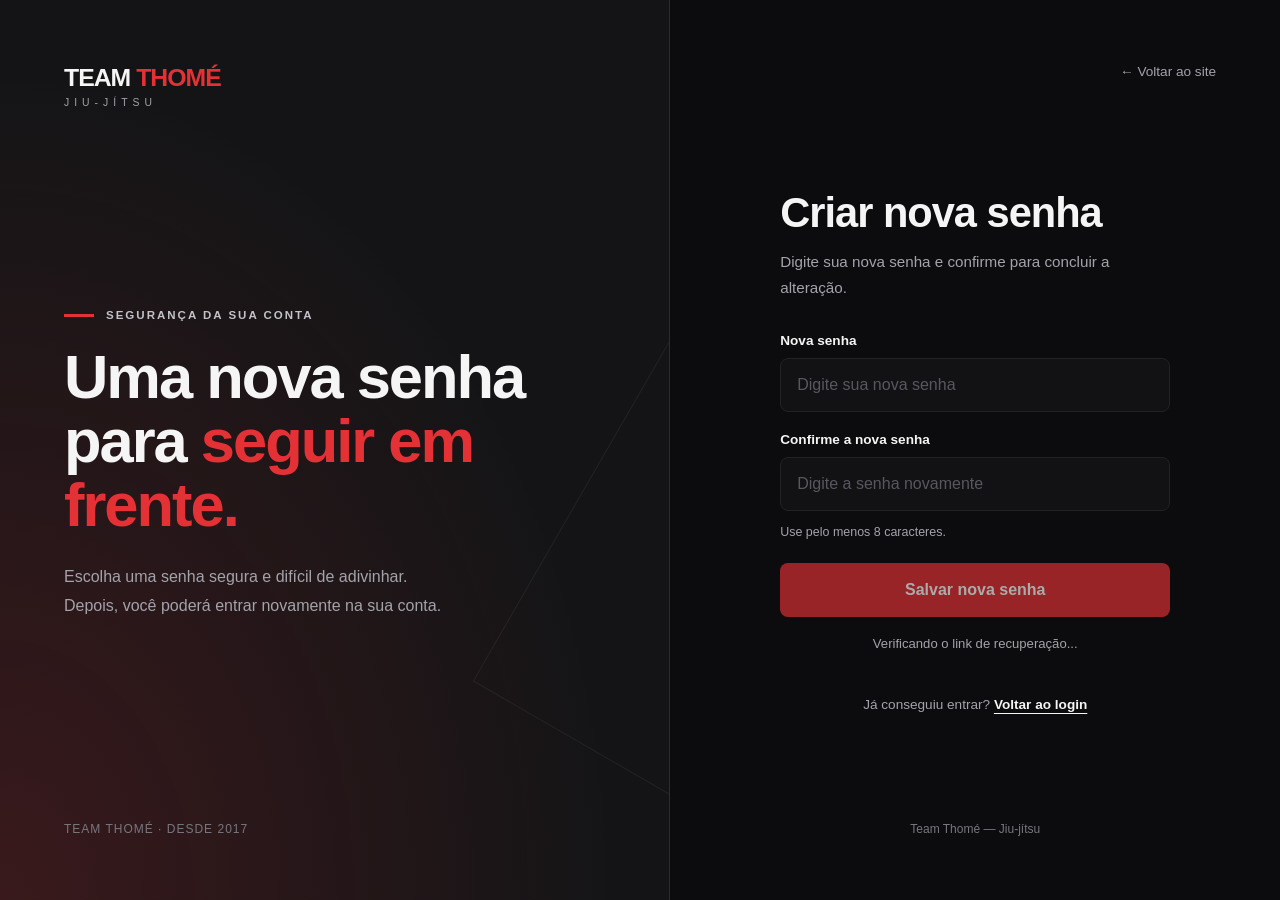
<file: html/redefinir-senha.html>
<!DOCTYPE html>
<html lang="pt-BR">
<head>
    <meta charset="UTF-8">
    <meta name="viewport" content="width=device-width, initial-scale=1.0">
    <meta name="robots" content="noindex, nofollow">

    <title>Redefinir senha | Team Thomé</title>

    <style>
        :root {
            color-scheme: dark;
            --fundo: #0c0c0e;
            --painel: #141416;
            --campo: #151518;
            --texto: #f5f5f5;
            --secundario: #a3a3ab;
            --vermelho: #e43136;
            --borda: #2b2b31;
        }

        * {
            box-sizing: border-box;
        }

        body {
            margin: 0;
            min-height: 100vh;
            min-height: 100dvh;
            background: var(--fundo);
            color: var(--texto);
            font-family: Arial, Helvetica, sans-serif;
        }

        a {
            color: inherit;
        }

        a:focus-visible,
        input:focus-visible,
        button:focus-visible {
            outline: 3px solid var(--vermelho);
            outline-offset: 5px;
        }

        .pagina {
            min-height: 100vh;
            min-height: 100dvh;
            display: grid;
            grid-template-columns: 1.1fr 1fr;
        }

        .apresentacao {
            position: relative;
            overflow: hidden;
            display: flex;
            flex-direction: column;
            justify-content: space-between;
            padding: clamp(32px, 5vw, 80px);
            background:
                radial-gradient(
                    ellipse at bottom left,
                    rgb(228 49 54 / 18%),
                    transparent 65%
                ),
                var(--painel);
            border-right: 1px solid var(--borda);
        }

        .apresentacao::after {
            content: "";
            position: absolute;
            width: 240px;
            height: 600px;
            right: -180px;
            top: 20%;
            transform: rotate(30deg);
            border: 1px solid rgb(255 255 255 / 6%);
            pointer-events: none;
        }

        .marca {
            position: relative;
            z-index: 1;
            display: inline-flex;
            flex-direction: column;
            width: fit-content;
            text-decoration: none;
        }

        .marca-nome {
            font-size: 1.55rem;
            font-weight: 900;
            letter-spacing: -1px;
        }

        .marca-nome span {
            color: var(--vermelho);
        }

        .marca-modalidade {
            margin-top: 5px;
            color: var(--secundario);
            font-size: 0.65rem;
            letter-spacing: 5px;
        }

        .mensagem {
            position: relative;
            z-index: 1;
            max-width: 540px;
            padding: 70px 0;
        }

        .etiqueta {
            display: flex;
            align-items: center;
            gap: 12px;
            margin: 0 0 24px;
            color: #c2c2c9;
            font-size: 0.72rem;
            font-weight: 700;
            letter-spacing: 2px;
            text-transform: uppercase;
        }

        .etiqueta::before {
            content: "";
            width: 30px;
            height: 3px;
            background: var(--vermelho);
        }

        .mensagem h1 {
            margin: 0;
            font-size: clamp(2.8rem, 4.8vw, 5rem);
            font-weight: 900;
            line-height: 1.04;
            letter-spacing: -2px;
        }

        .mensagem h1 span {
            color: var(--vermelho);
        }

        .mensagem-texto {
            max-width: 390px;
            margin: 26px 0 0;
            color: var(--secundario);
            font-size: 1rem;
            line-height: 1.8;
        }

        .assinatura {
            position: relative;
            z-index: 1;
            margin: 0;
            color: #777780;
            font-size: 0.75rem;
            letter-spacing: 1px;
        }

        .area-senha {
            display: flex;
            flex-direction: column;
            padding: clamp(28px, 5vw, 72px);
        }

        .navegacao {
            display: flex;
            justify-content: flex-end;
        }

        .voltar {
            color: var(--secundario);
            font-size: 0.85rem;
            text-decoration: none;
            transition: color 0.2s;
        }

        .voltar:hover {
            color: var(--texto);
        }

        .conteudo-senha {
            width: 100%;
            max-width: 390px;
            margin: auto;
            padding: 64px 0;
        }

        .titulo-senha {
            margin: 0 0 12px;
            font-size: clamp(2rem, 4vw, 2.6rem);
            letter-spacing: -1px;
        }

        .descricao-senha {
            margin: 0;
            color: var(--secundario);
            font-size: 0.95rem;
            line-height: 1.7;
        }

        .formulario {
            margin-top: 32px;
        }

        .campo {
            margin-bottom: 20px;
        }

        .campo label {
            display: block;
            margin-bottom: 10px;
            font-size: 0.85rem;
            font-weight: 700;
        }

        .campo input {
            width: 100%;
            min-height: 54px;
            padding: 15px 16px;
            border: 1px solid var(--borda);
            border-radius: 8px;
            background: var(--campo);
            color: var(--texto);
            font: inherit;
            font-size: 1rem;
        }

        .campo input::placeholder {
            color: #777780;
            opacity: 1;
        }

        .campo input:disabled {
            cursor: not-allowed;
            opacity: 0.7;
        }

        .dica-senha {
            margin: -8px 0 20px;
            color: var(--secundario);
            font-size: 0.78rem;
            line-height: 1.6;
        }

        .salvar {
            width: 100%;
            min-height: 54px;
            padding: 14px 20px;
            border: 0;
            border-radius: 8px;
            background: var(--vermelho);
            color: #fff;
            font: inherit;
            font-weight: 700;
            cursor: pointer;
            transition: background-color 0.2s, transform 0.2s, opacity 0.2s;
        }

        .salvar:hover:not(:disabled) {
            transform: translateY(-1px);
            background: #f04449;
        }

        .salvar:disabled {
            cursor: not-allowed;
            opacity: 0.65;
        }

        .aviso {
            min-height: 42px;
            margin: 16px 0 0;
            color: var(--secundario);
            font-size: 0.82rem;
            line-height: 1.6;
            text-align: center;
        }

        .retorno-login {
            margin: 22px 0 0;
            color: var(--secundario);
            font-size: 0.85rem;
            text-align: center;
        }

        .retorno-login a {
            color: var(--texto);
            font-weight: 700;
            text-underline-offset: 4px;
        }

        .retorno-login a:hover {
            color: var(--vermelho);
        }

        .rodape {
            margin: 0;
            color: #777780;
            font-size: 0.75rem;
            text-align: center;
        }

        @media (max-width: 800px) {
            .pagina {
                grid-template-columns: 1fr;
            }

            .apresentacao {
                padding: 28px;
                border-right: 0;
                border-bottom: 1px solid var(--borda);
            }

            .mensagem {
                padding: 40px 0 12px;
            }

            .mensagem h1 {
                font-size: clamp(2.5rem, 8vw, 3.5rem);
                letter-spacing: -1px;
            }

            .mensagem-texto {
                margin-top: 18px;
            }

            .assinatura {
                display: none;
            }

            .area-senha {
                padding: 26px 28px;
            }

            .conteudo-senha {
                padding: 40px 0;
            }
        }

        @media (max-width: 420px) {
            .apresentacao,
            .area-senha {
                padding-right: 20px;
                padding-left: 20px;
            }
        }

        @media (prefers-reduced-motion: reduce) {
            *,
            *::before,
            *::after {
                scroll-behavior: auto !important;
                transition: none !important;
            }
        }
    </style>

    <script type="module" src="../js/redefinir-senha.js"></script>
</head>

<body>
    <main class="pagina">
        <section class="apresentacao" aria-labelledby="titulo-apresentacao">
            <a
                class="marca"
                href="../index.html"
                aria-label="Team Thomé — página inicial"
            >
                <span class="marca-nome">TEAM <span>THOMÉ</span></span>
                <span class="marca-modalidade">JIU-JÍTSU</span>
            </a>

            <div class="mensagem">
                <p class="etiqueta">Segurança da sua conta</p>

                <h1 id="titulo-apresentacao">
                    Uma nova senha para <span>seguir em frente.</span>
                </h1>

                <p class="mensagem-texto">
                    Escolha uma senha segura e difícil de adivinhar.
                    Depois, você poderá entrar novamente na sua conta.
                </p>
            </div>

            <p class="assinatura">TEAM THOMÉ · DESDE 2017</p>
        </section>

        <section class="area-senha" aria-labelledby="titulo-senha">
            <nav class="navegacao" aria-label="Retorno ao site">
                <a class="voltar" href="../index.html">← Voltar ao site</a>
            </nav>

            <div class="conteudo-senha">
                <h2 class="titulo-senha" id="titulo-senha">
                    Criar nova senha
                </h2>

                <p class="descricao-senha">
                    Digite sua nova senha e confirme para concluir a alteração.
                </p>

                <form class="formulario" id="formulario-senha">
                    <div class="campo">
                        <label for="senha">Nova senha</label>

                        <input
                            type="password"
                            id="senha"
                            name="senha"
                            placeholder="Digite sua nova senha"
                            autocomplete="new-password"
                            minlength="8"
                            required
                            disabled
                        >
                    </div>

                    <div class="campo">
                        <label for="confirmar-senha">Confirme a nova senha</label>

                        <input
                            type="password"
                            id="confirmar-senha"
                            name="confirmar-senha"
                            placeholder="Digite a senha novamente"
                            autocomplete="new-password"
                            minlength="8"
                            required
                            disabled
                        >
                    </div>

                    <p class="dica-senha">
                        Use pelo menos 8 caracteres.
                    </p>

                    <button
                        class="salvar"
                        id="botao-salvar"
                        type="submit"
                        disabled
                    >
                        Salvar nova senha
                    </button>

                    <p
                        class="aviso"
                        id="aviso-senha"
                        role="status"
                        aria-live="polite"
                    >
                        Verificando o link de recuperação...
                    </p>
                </form>

                <p class="retorno-login">
                    Já conseguiu entrar?
                    <a href="login.html">Voltar ao login</a>
                </p>
            </div>

            <p class="rodape">Team Thomé — Jiu-jítsu</p>
        </section>
    </main>
</body>
</html>
</file>
<file: css/pagina-inicial.css>
/* ==========================================
   TEAM THOMÉ — ESTILOS GERAIS E PÁGINA INICIAL
   ========================================== */

:root {
  --cor-fundo: #ffffff;
  --cor-fundo-suave: #f6f5f3;
  --cor-fundo-escuro: #171717;
  --cor-texto: #191919;
  --cor-texto-suave: #626262;
  --cor-destaque: #c62828;
  --cor-destaque-escura: #a51e1e;
  --cor-borda: #e7e4e1;
  --largura-conteudo: 1180px;
  --altura-cabecalho: 112px;
  --raio-cartao: 18px;
}

*,
*::before,
*::after {
  box-sizing: border-box;
}

html {
  scroll-behavior: smooth;
  scroll-padding-top: var(--altura-cabecalho);
}

body {
  margin: 0;
  background: var(--cor-fundo);
  color: var(--cor-texto);
  font-family: Arial, Helvetica, sans-serif;
  line-height: 1.6;
}

img {
  display: block;
  max-width: 100%;
}

a {
  color: inherit;
  text-decoration: none;
}

button,
input,
textarea,
select {
  font: inherit;
}

h1,
h2,
h3,
p,
figure {
  margin: 0;
}

a:focus-visible,
button:focus-visible,
input:focus-visible,
textarea:focus-visible,
select:focus-visible {
  outline: 3px solid var(--cor-destaque);
  outline-offset: 5px;
}

[hidden] {
  display: none !important;
}

::selection {
  background: var(--cor-destaque);
  color: #ffffff;
}

.container {
  width: min(var(--largura-conteudo), calc(100% - 64px));
  margin-right: auto;
  margin-left: auto;
}

/* Acessibilidade */

.pular-conteudo {
  position: absolute;
  top: 12px;
  left: 12px;
  z-index: 2000;
  max-width: calc(100% - 24px);
  padding: 12px 18px;
  border-radius: 8px;
  background: var(--cor-texto);
  color: #ffffff;
  transform: translateY(-200%);
}

.pular-conteudo:focus {
  transform: translateY(0);
}

/* Cabeçalho */

.cabecalho {
  position: relative;
  z-index: 10;
  border-bottom: 1px solid var(--cor-borda);
  background: #ffffff;
}

.cabecalho-conteudo {
  display: flex;
  align-items: center;
  justify-content: space-between;
  gap: 28px;
  min-height: 104px;
  padding-top: 16px;
  padding-bottom: 16px;
}

.marca-academia {
  display: inline-flex;
  align-items: center;
  flex: 0 0 auto;
  gap: 13px;
}

.logo-academia {
  width: 66px;
  height: 66px;
  object-fit: contain;
}

.marca-textos {
  display: flex;
  flex-direction: column;
}

.nome-academia {
  font-size: 22px;
  font-weight: 800;
  letter-spacing: -0.8px;
  line-height: 1.2;
}

.identificacao-esporte {
  margin-top: 5px;
  color: var(--cor-texto-suave);
  font-size: 10px;
  font-weight: 700;
  letter-spacing: 1.7px;
  text-transform: uppercase;
}

.navegacao {
  display: flex;
  align-items: center;
  justify-content: flex-end;
  flex-wrap: wrap;
  gap: 8px 16px;
  min-width: 0;
}

.navegacao a {
  padding-top: 8px;
  padding-bottom: 8px;
  color: var(--cor-texto-suave);
  font-size: 13px;
  font-weight: 700;
  transition:
    color 180ms ease,
    background-color 180ms ease,
    transform 180ms ease;
}

.navegacao a:hover,
.navegacao a[aria-current="page"] {
  color: var(--cor-destaque);
}

.navegacao a[aria-current="page"] {
  text-decoration: underline;
  text-decoration-thickness: 2px;
  text-underline-offset: 6px;
}

.navegacao a.navegacao-aluno {
  display: inline-flex;
  align-items: center;
  justify-content: center;
  gap: 9px;
  min-height: 44px;
  padding: 10px 16px;
  border: 1px solid var(--cor-destaque);
  border-radius: 999px;
  background: var(--cor-destaque);
  color: #ffffff;
  text-decoration: none;
}

.navegacao a.navegacao-aluno:hover {
  border-color: var(--cor-destaque-escura);
  background: var(--cor-destaque-escura);
  color: #ffffff;
  transform: translateY(-2px);
}

/* Apresentação principal */

.apresentacao {
  overflow: hidden;
  padding-top: 76px;
  padding-bottom: 82px;
  background:
    radial-gradient(
      ellipse at 85% 12%,
      rgba(198, 40, 40, 0.09),
      transparent 35%
    ),
    linear-gradient(135deg, #ffffff 0%, #fbf9f7 100%);
}

.apresentacao-conteudo {
  display: grid;
  grid-template-columns: minmax(0, 0.95fr) minmax(0, 1.05fr);
  align-items: center;
  gap: 62px;
}

.apresentacao-textos {
  min-width: 0;
}

.texto-destaque {
  margin-bottom: 18px;
  color: var(--cor-destaque);
  font-size: 11px;
  font-weight: 800;
  letter-spacing: 1.8px;
  text-transform: uppercase;
}

.apresentacao .texto-destaque {
  display: inline-flex;
  align-items: center;
  gap: 9px;
  padding: 9px 13px;
  border: 1px solid #efd6d3;
  border-radius: 999px;
  background: #ffffff;
  letter-spacing: 0.8px;
}

.apresentacao .texto-destaque::before {
  width: 7px;
  height: 7px;
  flex: 0 0 auto;
  border-radius: 50%;
  background: var(--cor-destaque);
  content: "";
}

h1 {
  max-width: 620px;
  font-size: clamp(46px, 5vw, 70px);
  font-weight: 800;
  letter-spacing: -3px;
  line-height: 1.03;
}

.palavra-destaque {
  color: var(--cor-destaque);
}

.descricao {
  color: var(--cor-texto-suave);
  font-size: 16px;
  line-height: 1.85;
}

.apresentacao-textos > .descricao {
  max-width: 500px;
  margin-top: 24px;
}

.apresentacao-acoes {
  display: flex;
  flex-wrap: wrap;
  gap: 12px;
  margin-top: 28px;
}

.botao {
  display: inline-flex;
  align-items: center;
  justify-content: center;
  gap: 14px;
  min-height: 50px;
  max-width: 100%;
  padding: 13px 20px;
  border: 1px solid transparent;
  border-radius: 10px;
  font-size: 14px;
  font-weight: 700;
  line-height: 1.45;
  text-align: center;
  transition:
    background-color 180ms ease,
    border-color 180ms ease,
    color 180ms ease,
    transform 180ms ease;
}

.botao:hover {
  transform: translateY(-2px);
}

.botao:active {
  transform: translateY(0);
}

.botao-principal {
  background: var(--cor-destaque);
  color: #ffffff;
}

.botao-principal:hover {
  background: var(--cor-destaque-escura);
  color: #ffffff;
}

.botao-secundario {
  border-color: var(--cor-borda);
  background: #ffffff;
  color: var(--cor-texto);
}

.botao-secundario:hover {
  border-color: #c8c3be;
  background: var(--cor-fundo-suave);
}

.botao-texto {
  color: var(--cor-texto-suave);
}

.botao-texto:hover {
  color: var(--cor-destaque);
}

.botao span {
  flex: 0 0 auto;
}

.apresentacao-experimental {
  max-width: 470px;
  margin-top: 14px;
  color: var(--cor-texto-suave);
  font-size: 12px;
  line-height: 1.7;
}

.destaques-iniciais {
  display: flex;
  flex-wrap: wrap;
  gap: 30px;
  margin-top: 34px;
  padding-top: 23px;
  border-top: 1px solid var(--cor-borda);
}

.destaque-inicial {
  display: grid;
  gap: 2px;
}

.destaque-inicial strong {
  font-size: 17px;
  font-weight: 800;
  letter-spacing: -0.3px;
}

.destaque-inicial span {
  color: var(--cor-texto-suave);
  font-size: 12px;
}

.apresentacao-imagem {
  overflow: hidden;
  min-width: 0;
  padding: 0;
  border: 1px solid rgba(0, 0, 0, 0.07);
  border-radius: 22px;
  background: #ffffff;
  box-shadow: 0 24px 60px rgba(20, 20, 24, 0.12);
  transform: rotate(1deg);
}

.foto-equipe {
  width: 100%;
  height: auto;
  border-radius: 0;
}

.apresentacao-imagem figcaption {
  display: flex;
  align-items: center;
  gap: 10px;
  padding: 16px 20px;
  border-top: 3px solid var(--cor-destaque);
  background: #202024;
  color: #ffffff;
  font-size: 13px;
  font-weight: 600;
}

.legenda-marcador {
  width: 8px;
  height: 8px;
  flex: 0 0 auto;
  border-radius: 50%;
  background: #ef6a6a;
}

/* Seções */

.secao {
  padding-top: 82px;
  padding-bottom: 82px;
}

.cabecalho-secao {
  max-width: 760px;
  margin-bottom: 32px;
}

.cabecalho-secao .texto-destaque {
  margin-bottom: 13px;
}

h2 {
  font-size: clamp(30px, 3.5vw, 46px);
  font-weight: 800;
  letter-spacing: -1.7px;
  line-height: 1.14;
}

.cabecalho-secao .descricao {
  max-width: 690px;
  margin-top: 20px;
}

h3 {
  font-size: 21px;
  font-weight: 750;
  letter-spacing: -0.5px;
  line-height: 1.35;
}

/* História */

.historia {
  border-top: 1px solid var(--cor-borda);
  border-bottom: 1px solid var(--cor-borda);
  background: var(--cor-fundo-suave);
}

.historia .cabecalho-secao {
  margin-bottom: 0;
}

/* Professores */

.professores {
  background: #ffffff;
}

.professores .cabecalho-secao {
  margin-bottom: 0;
}

/* Aulas e horários */

.horarios {
  border-top: 1px solid var(--cor-borda);
  background: #faf9f7;
}

.pagina-inicial .horarios .cabecalho-secao .descricao + .descricao {
  margin-top: 14px;
}

/* Produtos e parceiros */

.novidades {
  padding-top: 68px;
  padding-bottom: 68px;
  background: #1d1d1f;
  color: #ffffff;
}

.novidades-conteudo {
  display: flex;
  align-items: center;
  justify-content: space-between;
  gap: 32px;
}

.novidades .texto-destaque {
  color: #ff8585;
}

.novidades h2 {
  max-width: 650px;
  color: #ffffff;
}

.novidades .palavra-destaque {
  color: #ff8585;
}

.novidades .descricao {
  max-width: 660px;
  margin-top: 18px;
  color: #c9c9c9;
}

.novidades-selo {
  display: grid;
  justify-items: center;
  gap: 5px;
  min-width: 150px;
  padding: 20px;
  border: 1px solid rgba(255, 255, 255, 0.2);
  border-radius: 16px;
  color: #ffffff;
}

.novidades-selo span:first-child {
  color: #ff8585;
  font-size: 32px;
  font-weight: 800;
  line-height: 1;
}

.novidades-selo span:last-child {
  font-size: 9px;
  font-weight: 800;
  letter-spacing: 1.3px;
}

.parceiros {
  background: #ffffff;
}

.parceiros .cabecalho-secao {
  margin-bottom: 28px;
}

.parceiros-em-breve {
  display: flex;
  align-items: center;
  gap: 15px;
  min-height: 84px;
  padding: 20px 24px;
  border: 1px dashed #d4cfca;
  border-radius: var(--raio-cartao);
  background: #fbfaf9;
}

.parceiros-icone {
  display: grid;
  width: 42px;
  height: 42px;
  flex: 0 0 auto;
  place-items: center;
  border-radius: 50%;
  background: #f5e7e5;
  color: var(--cor-destaque);
  font-size: 18px;
}

.parceiros-em-breve p {
  color: var(--cor-texto-suave);
  font-size: 14px;
  font-weight: 700;
}

/* Contato — estilos específicos da página inicial */

.contato {
  border-top: 1px solid var(--cor-borda);
  background: var(--cor-fundo-suave);
}

.pagina-inicial .contato .contato-cartao h3 {
  margin: 0 0 14px;
  color: var(--cor-texto);
  font-size: clamp(1.35rem, 2.5vw, 1.65rem);
  font-weight: 750;
  line-height: 1.35;
  letter-spacing: -0.025em;
}

/* Convite para entrar */

.convite-aluno {
  padding-top: 48px;
  padding-bottom: 48px;
  background:
    radial-gradient(
      circle at 90% 20%,
      rgba(255, 255, 255, 0.1),
      transparent 30%
    ),
    var(--cor-destaque);
  color: #ffffff;
}

.convite-conteudo {
  display: flex;
  align-items: center;
  justify-content: space-between;
  gap: 32px;
}

.convite-aluno .texto-destaque {
  margin-bottom: 8px;
  color: #ffe1e1;
}

.convite-aluno h2 {
  font-size: clamp(28px, 3vw, 38px);
}

.convite-aluno p:not(.texto-destaque) {
  margin-top: 9px;
  color: #ffe8e8;
  font-size: 14px;
}

.botao-claro {
  flex: 0 0 auto;
  background: #ffffff;
  color: var(--cor-destaque-escura);
}

.botao-claro:hover {
  background: #f5eeee;
  color: var(--cor-destaque-escura);
}

/* Rodapé */

.rodape {
  padding-top: 30px;
  padding-bottom: 30px;
  background: var(--cor-fundo-escuro);
  color: #ffffff;
}

.rodape-conteudo {
  display: flex;
  align-items: center;
  justify-content: space-between;
  gap: 24px;
}

.rodape-marca {
  font-size: 19px;
  font-weight: 800;
  letter-spacing: -0.4px;
}

.rodape-marca + p {
  margin-top: 4px;
  color: #bdbdbd;
  font-size: 12px;
}

.voltar-inicio {
  display: inline-flex;
  align-items: center;
  gap: 14px;
  padding-top: 10px;
  padding-bottom: 10px;
  color: #e5e5e5;
  font-size: 13px;
}

.voltar-inicio:hover {
  color: #ffffff;
}

/* Tablets e telas menores */

@media (max-width: 1020px) {
  .container {
    width: min(var(--largura-conteudo), calc(100% - 48px));
  }

  .cabecalho-conteudo {
    align-items: flex-start;
    flex-direction: column;
    gap: 12px;
    padding-top: 14px;
    padding-bottom: 14px;
  }

  .navegacao {
    justify-content: flex-start;
    width: 100%;
  }

  .apresentacao-conteudo {
    gap: 38px;
  }

  .apresentacao {
    padding-top: 60px;
    padding-bottom: 68px;
  }

  .novidades {
    padding-top: 58px;
    padding-bottom: 58px;
  }
}

@media (max-width: 760px) {
  :root {
    --altura-cabecalho: 190px;
  }

  .container {
    width: min(var(--largura-conteudo), calc(100% - 40px));
  }

  .cabecalho-conteudo {
    gap: 12px;
  }

  .logo-academia {
    width: 56px;
    height: 56px;
  }

  .nome-academia {
    font-size: 20px;
  }

  .navegacao {
    gap: 6px 15px;
  }

  .navegacao a {
    font-size: 12px;
  }

  .navegacao a.navegacao-aluno {
    min-height: 38px;
    padding: 8px 12px;
  }

  .apresentacao {
    padding-top: 48px;
    padding-bottom: 56px;
  }

  .apresentacao-conteudo {
    grid-template-columns: minmax(0, 1fr);
    gap: 34px;
  }

  .apresentacao-textos > .descricao {
    max-width: 620px;
  }

  h1 {
    max-width: 620px;
    font-size: clamp(43px, 9vw, 62px);
  }

  .apresentacao-imagem {
    width: 100%;
    max-width: 640px;
    margin-right: auto;
    margin-left: auto;
    transform: none;
  }

  .secao {
    padding-top: 62px;
    padding-bottom: 62px;
  }

  .novidades-conteudo {
    align-items: flex-start;
  }

  .convite-conteudo {
    align-items: flex-start;
    flex-direction: column;
  }
}

/* Celulares pequenos */

@media (max-width: 480px) {
  :root {
    --altura-cabecalho: 220px;
  }

  .container {
    width: calc(100% - 32px);
  }

  .cabecalho-conteudo {
    gap: 10px;
  }

  .navegacao {
    gap: 5px 12px;
  }

  .navegacao a {
    font-size: 11px;
  }

  .navegacao a.navegacao-aluno {
    padding: 7px 10px;
    font-size: 11px;
  }

  .apresentacao {
    padding-top: 38px;
    padding-bottom: 44px;
  }

  .apresentacao .texto-destaque {
    font-size: 9px;
    letter-spacing: 0.5px;
  }

  h1 {
    font-size: clamp(38px, 10vw, 48px);
    letter-spacing: -1.8px;
  }

  h2 {
    font-size: 31px;
    letter-spacing: -1px;
  }

  .descricao {
    font-size: 15px;
  }

  .apresentacao-acoes {
    align-items: stretch;
    flex-direction: column;
  }

  .botao {
    width: 100%;
    padding-right: 14px;
    padding-left: 14px;
  }

  .destaques-iniciais {
    gap: 22px;
    margin-top: 26px;
  }

  .apresentacao-imagem {
    border-radius: 16px;
  }

  .apresentacao-imagem figcaption {
    padding: 13px 15px;
    font-size: 12px;
  }

  .secao {
    padding-top: 52px;
    padding-bottom: 52px;
  }

  .novidades-conteudo {
    flex-direction: column;
  }

  .novidades-selo {
    min-width: 0;
    grid-template-columns: auto auto;
    align-items: center;
    justify-items: start;
    gap: 12px;
    padding: 13px 16px;
  }

  .novidades-selo span:first-child {
    font-size: 24px;
  }

  .parceiros-em-breve {
    padding: 16px;
  }

  .rodape-conteudo {
    align-items: flex-start;
    flex-direction: column;
    gap: 12px;
  }
}

/* Movimento reduzido */

@media (prefers-reduced-motion: reduce) {
  html {
    scroll-behavior: auto;
  }

  *,
  *::before,
  *::after {
    scroll-behavior: auto !important;
    transition: none !important;
    animation: none !important;
  }
}
</file>
<file: css/horarios.css>
/* ==========================================
   TEAM THOMÉ — AULAS E HORÁRIOS
   ========================================== */

/* Cabeçalho fixo durante a rolagem nesta página. */

body:has(.horarios) .cabecalho {
  position: sticky;
  top: 0;
  z-index: 1000;
  background: #fff;
  box-shadow: 0 3px 18px rgb(20 20 24 / 7%);
}

#aulas-horarios,
.horarios #titulo-programacao {
  scroll-margin-top: var(--altura-cabecalho, 140px);
}

/* ==========================================
   BASE
   ========================================== */

.horarios {
  --horarios-vermelho: #c62828;
  --horarios-vermelho-escuro: #a51f1f;
  --horarios-texto: #202024;
  --horarios-texto-suave: #595960;
  --horarios-borda: #e5e5e9;
  --horarios-fundo: #f6f6f8;

  padding: 58px 0 72px;
  border-top: 1px solid var(--horarios-borda);
  background:
    radial-gradient(
      ellipse at top right,
      rgb(198 40 40 / 8%),
      transparent 35%
    ),
    var(--horarios-fundo);
  color: var(--horarios-texto);
}

.horarios,
.horarios *,
.horarios *::before,
.horarios *::after {
  box-sizing: border-box;
}

.horarios [hidden] {
  display: none !important;
}

/* ==========================================
   ABERTURA — TEXTO E FOTO LADO A LADO
   ========================================== */

.horarios .horarios-abertura {
  display: grid;
  grid-template-columns: minmax(0, 1fr) minmax(0, 1fr);
  align-items: center;
  gap: clamp(28px, 4vw, 58px);
  margin-bottom: 52px;
}

.horarios .cabecalho-secao {
  min-width: 0;
  max-width: 850px;
  margin-bottom: 36px;
}

.horarios .horarios-abertura .cabecalho-secao {
  max-width: none;
  margin: 0;
}

/* Pequena identificação acima do título. */

.horarios .texto-destaque {
  display: inline-flex;
  align-items: center;
  gap: 9px;
  margin: 0 0 24px;
  padding: 9px 15px;
  border: 1px solid #efd2d2;
  border-radius: 999px;
  background: #fff;
  color: var(--horarios-vermelho-escuro);
  box-shadow: 0 3px 10px rgb(20 20 24 / 3%);
  font-size: 0.78rem;
  font-weight: 800;
  line-height: 1.5;
  letter-spacing: 0.025em;
}

.horarios .texto-destaque::before {
  flex-shrink: 0;
  width: 7px;
  height: 7px;
  border-radius: 50%;
  background: var(--horarios-vermelho);
  content: "";
}

/* Título principal. */

.horarios #titulo-horarios {
  margin: 0 0 24px;
  color: var(--horarios-texto);
  font-size: clamp(2rem, 3.8vw, 3.4rem);
  font-weight: 800;
  line-height: 1.12;
  letter-spacing: -0.045em;
  text-wrap: balance;
}

.horarios #titulo-horarios .palavra-destaque {
  display: block;
  margin-top: 8px;
  color: var(--horarios-vermelho);
}

.horarios .cabecalho-secao .descricao {
  max-width: 620px;
  margin: 0;
  color: var(--horarios-texto-suave);
  font-size: 1rem;
  line-height: 1.85;
}

/* Link que leva à programação. */

.horarios .horarios-link-programacao {
  display: inline-flex;
  align-items: center;
  justify-content: space-between;
  gap: 22px;
  min-height: 48px;
  max-width: 100%;
  margin-top: 26px;
  padding: 12px 18px;
  border: 1px solid var(--horarios-borda);
  border-radius: 12px;
  background: #fff;
  color: var(--horarios-vermelho-escuro);
  box-shadow: 0 4px 12px rgb(20 20 24 / 3%);
  font-size: 0.88rem;
  font-weight: 700;
  line-height: 1.5;
  text-decoration: none;
  transition:
    background-color 180ms ease,
    border-color 180ms ease,
    box-shadow 180ms ease;
}

.horarios .horarios-link-programacao span {
  display: inline-flex;
  flex: 0 0 26px;
  align-items: center;
  justify-content: center;
  width: 26px;
  height: 26px;
  border-radius: 7px;
  background: #fff0f0;
  font-size: 1rem;
}

.horarios .horarios-link-programacao:hover {
  border-color: #e5baba;
  background: #fff7f7;
  color: var(--horarios-vermelho-escuro);
  box-shadow: 0 6px 16px rgb(198 40 40 / 7%);
}

/* Foto da abertura.
   A altura automática preserva a imagem inteira. */

.horarios .horarios-foto-topo {
  min-width: 0;
  margin: 0;
  overflow: hidden;
  border: 1px solid var(--horarios-borda);
  border-radius: 24px;
  background: #fff;
  box-shadow:
    0 6px 18px rgb(20 20 24 / 5%),
    0 22px 48px rgb(20 20 24 / 10%);
}

.horarios .horarios-foto-topo img {
  display: block;
  width: 100%;
  max-width: 100%;
  height: auto;
}

.horarios .horarios-foto-topo figcaption {
  margin: 0;
  padding: 17px 22px;
  border-top: 3px solid var(--horarios-vermelho);
  background: linear-gradient(135deg, #202024, #302328);
  color: #fff;
  font-size: 0.85rem;
  font-weight: 600;
  line-height: 1.6;
}

/* ==========================================
   CARTÕES DAS TURMAS
   ========================================== */

.horarios .descricoes-aulas {
  display: grid;
  grid-template-columns: repeat(3, minmax(0, 1fr));
  gap: 20px;
  margin-bottom: 32px;
}

.horarios .cartao-aula {
  position: relative;
  min-width: 0;
  padding: 28px;
  border: 1px solid var(--horarios-borda);
  border-radius: 20px;
  background: #fff;
  box-shadow:
    0 3px 10px rgb(20 20 24 / 2%),
    0 12px 28px rgb(20 20 24 / 4%);
}

.horarios .cartao-aula::before {
  display: block;
  width: 34px;
  height: 4px;
  margin-bottom: 20px;
  border-radius: 999px;
  background: var(--horarios-vermelho);
  content: "";
}

.horarios .cartao-aula h2,
.horarios .cartao-aula h3 {
  margin: 0 0 12px;
  color: var(--horarios-texto);
  font-size: 1.25rem;
  font-weight: 750;
  line-height: 1.35;
  letter-spacing: -0.025em;
}

.horarios .cartao-aula p {
  margin: 0;
  color: var(--horarios-texto-suave);
  font-size: 0.9rem;
  line-height: 1.85;
}

.horarios .cartao-aula p + p {
  margin-top: 14px;
}

.horarios .cartao-aula strong {
  color: var(--horarios-texto);
  font-weight: 700;
}

/* ==========================================
   INFORMAÇÕES SOBRE O TATAME E KIDS
   ========================================== */

.horarios .informacao-tatame {
  margin: 0 0 16px;
  padding: 22px 24px;
  border: 1px solid var(--horarios-borda);
  border-left: 4px solid var(--horarios-vermelho);
  border-radius: 14px;
  background: #fff;
  color: var(--horarios-texto-suave);
  font-size: 0.9rem;
  line-height: 1.85;
}

.horarios .informacao-tatame strong {
  color: var(--horarios-texto);
}

.horarios .informacao-tatame + .titulo-grade {
  margin-top: 44px;
}

/* ==========================================
   PROGRAMAÇÃO
   ========================================== */

.horarios .titulo-grade {
  margin: 0 0 12px;
  color: var(--horarios-texto);
  font-size: clamp(1.5rem, 2.8vw, 2rem);
  font-weight: 750;
  line-height: 1.3;
  letter-spacing: -0.03em;
  text-wrap: balance;
}

.horarios .instrucao-grade {
  margin: 0 0 24px;
  color: var(--horarios-texto-suave);
  font-size: 0.93rem;
  line-height: 1.8;
}

/* Filtros por dia da semana. */

.horarios .filtros-dias {
  display: flex;
  flex-wrap: wrap;
  gap: 10px;
  margin-bottom: 18px;
  padding: 16px;
  border: 1px solid var(--horarios-borda);
  border-radius: 18px;
  background: #fff;
  box-shadow: 0 6px 20px rgb(20 20 24 / 3%);
  scroll-margin-top: var(--altura-cabecalho, 140px);
}

.horarios .botao-dia {
  display: inline-flex;
  align-items: center;
  justify-content: center;
  min-height: 46px;
  padding: 12px 18px;
  border: 1px solid var(--horarios-borda);
  border-radius: 12px;
  background: #f8f8fa;
  color: var(--horarios-texto);
  font: inherit;
  font-size: 0.85rem;
  font-weight: 700;
  line-height: 1.4;
  text-align: center;
  cursor: pointer;
  transition:
    background-color 180ms ease,
    color 180ms ease,
    border-color 180ms ease,
    box-shadow 180ms ease;
}

.horarios .botao-dia:hover {
  border-color: #e5baba;
  background: #fff3f3;
  color: var(--horarios-vermelho-escuro);
}

.horarios .botao-dia[aria-pressed="true"] {
  border-color: var(--horarios-vermelho);
  background: var(--horarios-vermelho);
  color: #fff;
  box-shadow: 0 4px 12px rgb(198 40 40 / 18%);
}

.horarios .botao-dia[aria-pressed="true"]:hover {
  border-color: var(--horarios-vermelho-escuro);
  background: var(--horarios-vermelho-escuro);
}

/* Foco visível para navegação pelo teclado. */

.horarios button:focus-visible,
.horarios a:focus-visible {
  outline: 3px solid var(--horarios-vermelho);
  outline-offset: 4px;
}

/* Texto atualizado pelos filtros. */

.horarios #resultado-filtro {
  margin-bottom: 22px;
  font-size: 0.85rem;
}

.horarios #resultado-filtro:empty {
  display: none;
}

/* Grade de cartões. */

.horarios .grade-horarios {
  display: grid;
  grid-template-columns: repeat(3, minmax(0, 1fr));
  align-items: start;
  gap: 24px;
}

.horarios .grade-horarios.dia-selecionado {
  grid-template-columns: minmax(0, 1fr);
}

/* ==========================================
   CARTÕES DOS DIAS
   ========================================== */

.horarios .cartao-dia {
  min-width: 0;
  overflow: hidden;
  border: 1px solid var(--horarios-borda);
  border-radius: 20px;
  background: #fff;
  box-shadow:
    0 4px 12px rgb(20 20 24 / 2%),
    0 14px 32px rgb(20 20 24 / 5%);
}

.horarios .cabecalho-dia {
  padding: 22px 24px;
  border-bottom: 3px solid var(--horarios-vermelho);
  background: linear-gradient(135deg, #202024, #302328);
  color: #fff;
}

.horarios .cabecalho-dia h2,
.horarios .cabecalho-dia h3,
.horarios .cabecalho-dia h4 {
  margin: 0;
  color: #fff;
  font-size: 1.15rem;
  font-weight: 700;
  line-height: 1.4;
  letter-spacing: -0.015em;
}

/* Lista das aulas. */

.horarios .lista-aulas {
  margin: 0;
  padding: 0;
  list-style: none;
}

.horarios .item-aula {
  display: grid;
  grid-template-columns: 64px minmax(0, 1fr);
  align-items: start;
  gap: 16px;
  padding: 22px;
}

.horarios .item-aula + .item-aula {
  border-top: 1px solid #ededf0;
}

/* Horário destacado. */

.horarios .hora-aula {
  display: inline-flex;
  align-items: center;
  justify-content: center;
  min-height: 34px;
  padding: 6px 7px;
  border: 1px solid #f2dada;
  border-radius: 9px;
  background: #fff1f1;
  color: var(--horarios-vermelho-escuro);
  font-size: 0.88rem;
  font-weight: 800;
  line-height: 1.4;
  white-space: nowrap;
  font-variant-numeric: tabular-nums;
}

.horarios .detalhes-aula {
  min-width: 0;
  padding-top: 3px;
}

.horarios .nome-aula {
  display: block;
  color: var(--horarios-texto);
  font-size: 0.94rem;
  font-weight: 750;
  line-height: 1.5;
  overflow-wrap: break-word;
}

.horarios .professor-aula {
  margin: 5px 0 0;
  color: var(--horarios-texto-suave);
  font-size: 0.81rem;
  line-height: 1.7;
}

.horarios .observacao-aula {
  margin: 10px 0 0;
  padding: 9px 11px;
  border: 1px solid #e9e9ee;
  border-radius: 9px;
  background: #f7f7f9;
  color: var(--horarios-texto-suave);
  font-size: 0.76rem;
  line-height: 1.7;
}

/* ==========================================
   AVISOS
   ========================================== */

.horarios .aviso-horarios {
  margin: 26px 0 0;
  color: var(--horarios-texto-suave);
  font-size: 0.82rem;
  line-height: 1.85;
}

.horarios .aviso-horarios a,
.horarios .aviso-sem-javascript a {
  color: var(--horarios-vermelho-escuro);
  font-weight: 700;
  text-decoration: underline;
  text-underline-offset: 4px;
}

.horarios .aviso-horarios a:hover,
.horarios .aviso-sem-javascript a:hover {
  color: var(--horarios-vermelho);
}

.horarios .aviso-sem-javascript {
  margin: 0;
  padding: 22px;
  border: 1px solid #efd0d0;
  border-left: 4px solid var(--horarios-vermelho);
  border-radius: 14px;
  background: #fff4f4;
  color: var(--horarios-texto-suave);
  font-size: 0.9rem;
  line-height: 1.85;
}

/* ==========================================
   CONVITE PARA A AULA EXPERIMENTAL
   ========================================== */

.horarios .horarios-experimental {
  margin-top: 44px;
  padding: clamp(26px, 4vw, 42px);
  border: 1px solid #353039;
  border-top: 4px solid var(--horarios-vermelho);
  border-radius: 24px;
  background:
    radial-gradient(
      ellipse at top right,
      rgb(198 40 40 / 18%),
      transparent 65%
    ),
    linear-gradient(135deg, #202024, #2c2023);
  color: #fff;
  box-shadow: 0 16px 38px rgb(20 20 24 / 12%);
}

.horarios .horarios-experimental-etiqueta {
  display: inline-flex;
  margin: 0 0 18px;
  padding: 8px 12px;
  border: 1px solid rgb(255 180 180 / 25%);
  border-radius: 999px;
  background: rgb(198 40 40 / 15%);
  color: #ffcdcd;
  font-size: 0.74rem;
  font-weight: 750;
  line-height: 1.5;
}

.horarios .horarios-experimental .titulo-grade {
  max-width: 750px;
  margin-bottom: 18px;
  color: #fff;
}

.horarios .horarios-experimental .instrucao-grade {
  max-width: 800px;
  margin-bottom: 16px;
  color: #d4d4db;
  font-size: 0.93rem;
}

/* Botão principal. */

.horarios .horarios-botao-experimental {
  display: inline-flex;
  align-items: center;
  justify-content: space-between;
  gap: 24px;
  max-width: 100%;
  min-height: 56px;
  margin-top: 10px;
  padding: 15px 20px;
  border: 1px solid transparent;
  border-radius: 13px;
  background: var(--horarios-vermelho);
  color: #fff;
  box-shadow: 0 8px 20px rgb(0 0 0 / 15%);
  font-size: 0.92rem;
  font-weight: 700;
  line-height: 1.5;
  text-decoration: none;
  transition:
    background-color 180ms ease,
    transform 180ms ease;
}

.horarios .horarios-botao-experimental span {
  display: inline-flex;
  flex: 0 0 28px;
  align-items: center;
  justify-content: center;
  width: 28px;
  height: 28px;
  border-radius: 8px;
  background: rgb(255 255 255 / 13%);
  font-size: 1.15rem;
}

.horarios .horarios-botao-experimental:hover {
  background: var(--horarios-vermelho-escuro);
  color: #fff;
  transform: translateY(-2px);
}

.horarios .horarios-botao-experimental:active {
  transform: translateY(0);
}

.horarios .horarios-botao-experimental:focus-visible {
  outline-color: #ffb4b4;
}

.horarios .horarios-experimental .aviso-horarios {
  max-width: none;
  margin-top: 28px;
  padding-top: 20px;
  border-top: 1px solid rgb(255 255 255 / 14%);
  color: #c9c9d0;
  font-size: 0.79rem;
}

/* ==========================================
   TABLETS
   ========================================== */

@media (max-width: 960px) {
  .horarios {
    padding: 46px 0 60px;
  }

  .horarios .horarios-abertura {
    gap: 28px;
    margin-bottom: 40px;
  }

  .horarios #titulo-horarios {
    font-size: clamp(2rem, 4vw, 2.6rem);
  }

  .horarios .cabecalho-secao .descricao {
    font-size: 0.94rem;
  }

  .horarios .descricoes-aulas,
  .horarios .grade-horarios {
    grid-template-columns: repeat(2, minmax(0, 1fr));
  }

  .horarios .grade-horarios.dia-selecionado {
    grid-template-columns: minmax(0, 1fr);
  }

  .horarios .cartao-aula {
    padding: 24px;
  }
}

/* Abertura empilhada em telas menores. */

@media (max-width: 760px) {
  .horarios .horarios-abertura {
    grid-template-columns: minmax(0, 1fr);
    gap: 28px;
  }

  .horarios #titulo-horarios {
    font-size: clamp(2rem, 6vw, 3rem);
  }

  .horarios .cabecalho-secao .descricao {
    max-width: 650px;
    font-size: 1rem;
  }
}

/* ==========================================
   CELULARES
   ========================================== */

@media (max-width: 600px) {
  .horarios {
    padding: 34px 0 44px;
  }

  .horarios .horarios-abertura {
    gap: 24px;
    margin-bottom: 28px;
  }

  .horarios .texto-destaque {
    margin-bottom: 20px;
    padding: 8px 12px;
    font-size: 0.72rem;
  }

  .horarios #titulo-horarios {
    margin-bottom: 18px;
    font-size: clamp(2rem, 8vw, 2.7rem);
    line-height: 1.15;
  }

  .horarios #titulo-horarios .palavra-destaque {
    margin-top: 6px;
  }

  .horarios .cabecalho-secao .descricao {
    font-size: 0.95rem;
  }

  .horarios .horarios-link-programacao {
    margin-top: 20px;
    font-size: 0.84rem;
  }

  .horarios .horarios-foto-topo {
    border-radius: 17px;
  }

  .horarios .horarios-foto-topo figcaption {
    padding: 13px 16px;
    font-size: 0.78rem;
  }

  .horarios .descricoes-aulas,
  .horarios .grade-horarios {
    grid-template-columns: minmax(0, 1fr);
    gap: 16px;
  }

  .horarios .descricoes-aulas {
    margin-bottom: 24px;
  }

  .horarios .cartao-aula {
    padding: 22px;
    border-radius: 17px;
  }

  .horarios .cartao-aula::before {
    width: 28px;
    margin-bottom: 16px;
  }

  .horarios .cartao-aula h2,
  .horarios .cartao-aula h3 {
    font-size: 1.18rem;
  }

  .horarios .informacao-tatame {
    padding: 18px 20px;
    font-size: 0.86rem;
  }

  .horarios .informacao-tatame + .titulo-grade {
    margin-top: 32px;
  }

  .horarios .titulo-grade {
    font-size: 1.5rem;
  }

  .horarios .instrucao-grade {
    font-size: 0.88rem;
  }

  .horarios .filtros-dias {
    gap: 8px;
    padding: 12px;
    border-radius: 16px;
  }

  .horarios .botao-dia {
    flex: 1 1 95px;
    min-height: 44px;
    padding: 11px 12px;
    font-size: 0.8rem;
  }

  .horarios .cartao-dia {
    border-radius: 17px;
  }

  .horarios .cabecalho-dia {
    padding: 19px 20px;
  }

  .horarios .item-aula {
    grid-template-columns: 62px minmax(0, 1fr);
    gap: 14px;
    padding: 20px;
  }

  .horarios .nome-aula {
    font-size: 0.92rem;
  }

  .horarios .horarios-experimental {
    margin-top: 32px;
    padding: 26px 22px;
    border-radius: 20px;
  }

  .horarios .horarios-experimental-etiqueta {
    margin-bottom: 16px;
    font-size: 0.7rem;
  }

  .horarios .horarios-experimental .instrucao-grade {
    font-size: 0.88rem;
  }

  .horarios .horarios-botao-experimental {
    display: flex;
    width: 100%;
    gap: 12px;
    padding: 15px 16px;
    font-size: 0.87rem;
  }

  .horarios .horarios-experimental .aviso-horarios {
    font-size: 0.76rem;
  }
}

/* ==========================================
   TELAS MUITO ESTREITAS
   ========================================== */

@media (max-width: 380px) {
  .horarios .cartao-aula {
    padding: 20px;
  }

  .horarios .item-aula {
    grid-template-columns: 58px minmax(0, 1fr);
    gap: 10px;
    padding: 18px 16px;
  }

  .horarios .hora-aula {
    padding: 6px 5px;
    font-size: 0.82rem;
  }

  .horarios .horarios-experimental {
    padding: 24px 18px;
  }
}

/* ==========================================
   ACESSIBILIDADE — MOVIMENTO REDUZIDO
   ========================================== */

@media (prefers-reduced-motion: reduce) {
  html:has(.horarios) {
    scroll-behavior: auto;
  }

  .horarios .botao-dia,
  .horarios .horarios-link-programacao,
  .horarios .horarios-botao-experimental {
    transition: none;
  }

  .horarios .horarios-botao-experimental:hover,
  .horarios .horarios-botao-experimental:active {
    transform: none;
  }
}
</file>
<file: css/contato.css>
/* ==========================================
   TEAM THOMÉ — LOCALIZAÇÃO E CONTATO
   ========================================== */

/* Cabeçalho desta página. */

body:has(.contato) .cabecalho {
  position: sticky;
  top: 0;
  z-index: 1000;
  background: #fff;
  box-shadow: 0 3px 18px rgb(20 20 24 / 7%);
}

/* ==========================================
   BASE
   ========================================== */

.contato {
  --contato-vermelho: #c62828;
  --contato-vermelho-escuro: #a51f1f;
  --contato-texto: #202024;
  --contato-texto-suave: #595960;
  --contato-borda: #e5e5e9;
  --contato-fundo: #f6f6f8;

  padding: 58px 0 72px;
  border-top: 1px solid var(--contato-borda);
  background:
    radial-gradient(
      ellipse at top right,
      rgb(198 40 40 / 8%),
      transparent 45%
    ),
    var(--contato-fundo);
  color: var(--contato-texto);
  scroll-margin-top: var(--altura-cabecalho, 140px);
}

.contato,
.contato *,
.contato *::before,
.contato *::after {
  box-sizing: border-box;
}

.contato [hidden] {
  display: none !important;
}

/* ==========================================
   ABERTURA
   ========================================== */

.contato .cabecalho-secao {
  max-width: 850px;
  margin: 0 0 38px;
}

.contato .texto-destaque {
  display: inline-flex;
  align-items: center;
  gap: 9px;
  margin: 0 0 24px;
  padding: 9px 15px;
  border: 1px solid #efd2d2;
  border-radius: 999px;
  background: #fff;
  color: var(--contato-vermelho-escuro);
  box-shadow: 0 3px 10px rgb(20 20 24 / 3%);
  font-size: 0.78rem;
  font-weight: 800;
  line-height: 1.5;
  letter-spacing: 0.025em;
}

.contato .texto-destaque::before {
  flex-shrink: 0;
  width: 7px;
  height: 7px;
  border-radius: 50%;
  background: var(--contato-vermelho);
  content: "";
}

.contato #titulo-contato {
  margin: 0 0 22px;
  color: var(--contato-texto);
  font-size: clamp(2.2rem, 4.8vw, 3.8rem);
  font-weight: 800;
  line-height: 1.12;
  letter-spacing: -0.045em;
  text-wrap: balance;
}

.contato #titulo-contato .palavra-destaque {
  display: block;
  margin-top: 6px;
  color: var(--contato-vermelho);
}

.contato .cabecalho-secao .descricao {
  max-width: 700px;
  margin: 0;
  color: var(--contato-texto-suave);
  font-size: 1.05rem;
  line-height: 1.85;
}

/* ==========================================
   CARTÕES
   ========================================== */

.contato .contato-grade {
  display: grid;
  grid-template-columns: repeat(2, minmax(0, 1fr));
  align-items: stretch;
  gap: 24px;
}

.contato .contato-cartao {
  display: flex;
  flex-direction: column;
  min-width: 0;
  padding: 32px;
  border: 1px solid var(--contato-borda);
  border-radius: 22px;
  background: #fff;
  box-shadow:
    0 4px 12px rgb(20 20 24 / 2%),
    0 16px 34px rgb(20 20 24 / 5%);
}

.contato .contato-cartao::before {
  display: block;
  flex-shrink: 0;
  width: 36px;
  height: 4px;
  margin-bottom: 22px;
  border-radius: 999px;
  background: var(--contato-vermelho);
  content: "";
}

.contato .contato-cartao .contato-etiqueta {
  margin: 0 0 9px;
  color: var(--contato-vermelho-escuro);
  font-size: 0.73rem;
  font-weight: 800;
  line-height: 1.5;
  letter-spacing: 0.06em;
  text-transform: uppercase;
}

.contato .contato-cartao h2 {
  margin: 0 0 14px;
  color: var(--contato-texto);
  font-size: clamp(1.35rem, 2.5vw, 1.65rem);
  font-weight: 750;
  line-height: 1.35;
  letter-spacing: -0.025em;
}

.contato .contato-cartao p {
  margin: 0 0 24px;
  color: var(--contato-texto-suave);
  font-size: 0.94rem;
  line-height: 1.85;
}

/* ==========================================
   ENDEREÇO
   ========================================== */

.contato .contato-endereco {
  margin: 0 0 24px;
  padding: 20px;
  border: 1px solid #ededf0;
  border-radius: 14px;
  background: #f8f8fa;
  color: var(--contato-texto-suave);
  font-size: 0.94rem;
  font-style: normal;
  line-height: 1.85;
}

.contato .contato-endereco strong {
  display: block;
  margin-bottom: 6px;
  color: var(--contato-texto);
  font-size: 1rem;
  font-weight: 750;
}

.contato .contato-endereco span {
  display: block;
}

/* ==========================================
   CANAIS E LINKS
   ========================================== */

.contato .contato-lista {
  display: grid;
  gap: 14px;
  margin: 0;
  padding: 0;
  list-style: none;
}

.contato .contato-lista li {
  min-width: 0;
}

.contato .contato-link {
  display: flex;
  align-items: center;
  justify-content: space-between;
  gap: 16px;
  min-height: 58px;
  padding: 16px 18px;
  border: 1px solid var(--contato-borda);
  border-radius: 13px;
  background: #fff;
  color: var(--contato-texto);
  font-family: inherit;
  font-size: 0.94rem;
  font-weight: 700;
  line-height: 1.5;
  text-decoration: underline;
  text-underline-offset: 4px;
  overflow-wrap: anywhere;
  transition:
    background-color 180ms ease,
    border-color 180ms ease,
    color 180ms ease,
    box-shadow 180ms ease;
}

.contato .contato-link:hover {
  border-color: #e5baba;
  background: #fff5f5;
  color: var(--contato-vermelho-escuro);
  box-shadow: 0 5px 14px rgb(198 40 40 / 5%);
}

.contato .contato-canal {
  display: block;
  margin-bottom: 4px;
  color: var(--contato-texto-suave);
  font-size: 0.75rem;
  font-weight: 500;
  line-height: 1.5;
}

.contato .contato-seta {
  display: inline-flex;
  flex: 0 0 30px;
  align-items: center;
  justify-content: center;
  width: 30px;
  height: 30px;
  border-radius: 8px;
  background: #f4f4f7;
  color: currentColor;
  font-size: 1.2rem;
}

/* Botão do Google Maps. */

.contato .contato-link-mapa {
  margin-top: auto;
  border-color: var(--contato-vermelho);
  background: var(--contato-vermelho);
  color: #fff;
  box-shadow: 0 6px 16px rgb(198 40 40 / 14%);
}

.contato .contato-link-mapa .contato-seta {
  background: rgb(255 255 255 / 14%);
}

.contato .contato-link-mapa:hover {
  border-color: var(--contato-vermelho-escuro);
  background: var(--contato-vermelho-escuro);
  color: #fff;
  box-shadow: 0 8px 20px rgb(198 40 40 / 18%);
}

/* ==========================================
   AULA EXPERIMENTAL
   ========================================== */

.contato .contato-experimental {
  display: grid;
  grid-template-columns: minmax(0, 1fr) minmax(0, 340px);
  align-items: center;
  column-gap: 36px;
  row-gap: 28px;
  margin-top: 36px;
  padding: clamp(28px, 4vw, 42px);
  border: 1px solid #353039;
  border-top: 4px solid var(--contato-vermelho);
  border-radius: 24px;
  background:
    radial-gradient(
      ellipse at top right,
      rgb(198 40 40 / 20%),
      transparent 65%
    ),
    linear-gradient(135deg, #202024, #2c2023);
  color: #fff;
  box-shadow: 0 16px 38px rgb(20 20 24 / 12%);
}

.contato .contato-experimental-texto,
.contato .contato-experimental-acoes {
  min-width: 0;
}

.contato .contato-experimental-etiqueta {
  display: inline-flex;
  margin: 0 0 18px;
  padding: 8px 12px;
  border: 1px solid rgb(255 180 180 / 25%);
  border-radius: 999px;
  background: rgb(198 40 40 / 15%);
  color: #ffcdcd;
  font-size: 0.74rem;
  font-weight: 750;
  line-height: 1.5;
}

.contato .contato-experimental h2 {
  margin: 0 0 16px;
  color: #fff;
  font-size: clamp(1.5rem, 2.8vw, 2rem);
  font-weight: 750;
  line-height: 1.3;
  letter-spacing: -0.03em;
  text-wrap: balance;
}

.contato .contato-experimental-texto > p:last-child {
  max-width: 650px;
  margin: 0;
  color: #d4d4db;
  font-size: 0.94rem;
  line-height: 1.85;
}

.contato .contato-experimental-acoes {
  display: grid;
  gap: 18px;
}

/* Botão da aula experimental. */

.contato .contato-botao-experimental {
  display: flex;
  align-items: center;
  justify-content: space-between;
  gap: 14px;
  min-height: 58px;
  padding: 15px 18px;
  border: 1px solid transparent;
  border-radius: 13px;
  background: var(--contato-vermelho);
  color: #fff;
  box-shadow: 0 8px 20px rgb(0 0 0 / 15%);
  font-size: 0.89rem;
  font-weight: 700;
  line-height: 1.5;
  text-decoration: none;
  transition:
    background-color 180ms ease,
    transform 180ms ease;
}

.contato .contato-botao-experimental span {
  display: inline-flex;
  flex: 0 0 28px;
  align-items: center;
  justify-content: center;
  width: 28px;
  height: 28px;
  border-radius: 8px;
  background: rgb(255 255 255 / 13%);
  font-size: 1.15rem;
}

.contato .contato-botao-experimental:hover {
  background: var(--contato-vermelho-escuro);
  color: #fff;
  transform: translateY(-2px);
}

.contato .contato-botao-experimental:active {
  transform: translateY(0);
}

/* Link secundário para os horários. */

.contato .contato-link-horarios {
  justify-self: center;
  padding: 5px 0;
  color: #e4e4eb;
  font-size: 0.83rem;
  font-weight: 600;
  line-height: 1.6;
  text-align: center;
  text-decoration: underline;
  text-underline-offset: 4px;
  transition: color 180ms ease;
}

.contato .contato-link-horarios:hover {
  color: #ffcdcd;
}

/* Aviso sobre o funcionamento do formulário. */

.contato .contato-experimental-aviso {
  grid-column: 1 / -1;
  margin: 0;
  padding-top: 22px;
  border-top: 1px solid rgb(255 255 255 / 14%);
  color: #c9c9d0;
  font-size: 0.79rem;
  line-height: 1.85;
}

/* ==========================================
   ACESSIBILIDADE
   ========================================== */

.contato a:focus-visible {
  outline: 3px solid var(--contato-vermelho);
  outline-offset: 4px;
}

.contato .contato-experimental a:focus-visible {
  outline-color: #ffb4b4;
}

/* ==========================================
   TABLETS E TELAS MENORES
   ========================================== */

@media (max-width: 960px) {
  .contato {
    padding: 46px 0 60px;
  }

  .contato .contato-cartao {
    padding: 26px;
  }

  .contato .contato-experimental {
    grid-template-columns: minmax(0, 1fr);
    gap: 24px;
  }

  .contato .contato-experimental-acoes {
    justify-items: start;
  }

  .contato .contato-botao-experimental {
    width: min(100%, 360px);
  }

  .contato .contato-link-horarios {
    justify-self: start;
    text-align: left;
  }
}

@media (max-width: 760px) {
  .contato .contato-grade {
    grid-template-columns: minmax(0, 1fr);
    gap: 20px;
  }
}

/* ==========================================
   CELULARES
   ========================================== */

@media (max-width: 600px) {
  .contato {
    padding: 34px 0 44px;
  }

  .contato .cabecalho-secao {
    margin-bottom: 28px;
  }

  .contato .texto-destaque {
    margin-bottom: 20px;
    padding: 8px 12px;
    font-size: 0.72rem;
  }

  .contato #titulo-contato {
    margin-bottom: 18px;
    font-size: clamp(2rem, 8vw, 2.7rem);
    line-height: 1.15;
  }

  .contato .cabecalho-secao .descricao {
    font-size: 0.95rem;
  }

  .contato .contato-cartao {
    padding: 24px 22px;
    border-radius: 18px;
  }

  .contato .contato-cartao::before {
    width: 30px;
    margin-bottom: 18px;
  }

  .contato .contato-cartao h2 {
    font-size: 1.35rem;
  }

  .contato .contato-cartao p {
    font-size: 0.89rem;
  }

  .contato .contato-endereco {
    padding: 17px;
    font-size: 0.89rem;
  }

  .contato .contato-link {
    gap: 12px;
    padding: 15px;
    font-size: 0.88rem;
  }

  .contato .contato-experimental {
    margin-top: 28px;
    padding: 26px 22px;
    border-radius: 20px;
  }

  .contato .contato-experimental-etiqueta {
    font-size: 0.7rem;
  }

  .contato .contato-experimental h2 {
    font-size: 1.5rem;
  }

  .contato .contato-experimental-texto > p:last-child {
    font-size: 0.89rem;
  }

  .contato .contato-experimental-acoes {
    justify-items: stretch;
  }

  .contato .contato-botao-experimental {
    width: 100%;
    padding: 15px 16px;
    font-size: 0.85rem;
  }

  .contato .contato-link-horarios {
    justify-self: center;
    text-align: center;
  }

  .contato .contato-experimental-aviso {
    font-size: 0.75rem;
  }
}

/* ==========================================
   MOVIMENTO REDUZIDO
   ========================================== */

@media (prefers-reduced-motion: reduce) {
  html:has(.contato) {
    scroll-behavior: auto;
  }

  .contato .contato-link,
  .contato .contato-botao-experimental,
  .contato .contato-link-horarios {
    transition: none;
  }

  .contato .contato-botao-experimental:hover,
  .contato .contato-botao-experimental:active {
    transform: none;
  }
}
</file>
<file: css/aula-experimental.css>
/* Estilos exclusivos da página de aula experimental. */

.experimental {
  --experimental-vermelho: #c62828;
  --experimental-vermelho-escuro: #a51f1f;
  --experimental-escuro: #202024;
  --experimental-cinza: #595960;
  --experimental-borda: #e5e5e9;
  --experimental-fundo: #f6f6f8;

  background: var(--experimental-fundo);
  color: var(--experimental-escuro);
}

.experimental,
.experimental *,
.experimental *::before,
.experimental *::after {
  box-sizing: border-box;
}

/* Mantém ocultos os campos controlados pelo JavaScript. */

.experimental [hidden] {
  display: none !important;
}

/* Abertura da página. */

.experimental-abertura {
  position: relative;
  padding: 72px 0 48px;
  border-bottom: 1px solid var(--experimental-borda);
  background:
    radial-gradient(
      ellipse at top right,
      rgb(198 40 40 / 10%),
      transparent 55%
    ),
    linear-gradient(135deg, #fff, #fafafa);
}

.experimental-selo {
  display: inline-flex;
  align-items: center;
  gap: 9px;
  padding: 9px 15px;
  border: 1px solid #f0d4d4;
  border-radius: 999px;
  background: #fff;
  color: var(--experimental-vermelho-escuro);
  font-size: 0.78rem;
  font-weight: 800;
  line-height: 1.5;
  letter-spacing: 0.025em;
}

.experimental-selo::before {
  width: 7px;
  height: 7px;
  border-radius: 50%;
  background: var(--experimental-vermelho);
  content: "";
}

.experimental-abertura h1 {
  max-width: 920px;
  margin: 24px 0 22px;
  color: var(--experimental-escuro);
  font-size: clamp(2.2rem, 4.8vw, 3.8rem);
  font-weight: 800;
  line-height: 1.12;
  letter-spacing: -0.045em;
  text-wrap: balance;
}

.experimental-abertura h1 span {
  display: block;
  margin-top: 4px;
  color: var(--experimental-vermelho);
}

.experimental-introducao {
  max-width: 690px;
  margin: 0;
  color: var(--experimental-cinza);
  font-size: 1.05rem;
  line-height: 1.85;
}

/* Benefícios da primeira visita. */

.experimental-beneficios {
  display: grid;
  grid-template-columns: repeat(3, minmax(0, 1fr));
  gap: 18px;
  margin-top: 36px;
}

.experimental-beneficios > div {
  min-width: 0;
  padding: 24px;
  border: 1px solid var(--experimental-borda);
  border-radius: 18px;
  background: #fff;
  box-shadow: 0 6px 20px rgb(20 20 24 / 3%);
}

.experimental-beneficios > div::before {
  display: block;
  width: 30px;
  height: 3px;
  margin-bottom: 16px;
  border-radius: 999px;
  background: var(--experimental-vermelho);
  content: "";
}

.experimental-beneficios strong,
.experimental-beneficios span {
  display: block;
}

.experimental-beneficios strong {
  margin-bottom: 8px;
  color: var(--experimental-escuro);
  font-size: 1rem;
  line-height: 1.5;
}

.experimental-beneficios span {
  color: var(--experimental-cinza);
  font-size: 0.9rem;
  line-height: 1.75;
}

/* Organização principal. */

.experimental-conteudo {
  padding: 48px 0 72px;
}

.experimental-layout {
  display: grid;
  grid-template-columns: minmax(0, 1.5fr) minmax(0, 1fr);
  align-items: start;
  gap: 30px;
}

.experimental-painel,
.experimental-orientacoes {
  min-width: 0;
  padding: clamp(24px, 3vw, 38px);
  border: 1px solid var(--experimental-borda);
  border-radius: 24px;
  background: #fff;
  box-shadow:
    0 4px 12px rgb(20 20 24 / 2%),
    0 18px 44px rgb(20 20 24 / 5%);
}

/* Título do formulário. */

.experimental-etiqueta {
  margin: 0 0 10px;
  color: var(--experimental-vermelho);
  font-size: 0.72rem;
  font-weight: 800;
  line-height: 1.6;
  letter-spacing: 0.12em;
  text-transform: uppercase;
}

.experimental-titulo-painel h2,
.experimental-resumo h2,
.experimental-orientacoes h2 {
  margin: 0 0 14px;
  color: var(--experimental-escuro);
  font-size: clamp(1.4rem, 2.3vw, 1.8rem);
  line-height: 1.25;
  letter-spacing: -0.03em;
  text-wrap: balance;
}

.experimental-titulo-painel {
  margin-bottom: 30px;
  padding-bottom: 26px;
  border-bottom: 1px solid var(--experimental-borda);
}

.experimental-titulo-painel > p:last-child {
  margin: 0;
  color: var(--experimental-cinza);
  font-size: 0.95rem;
  line-height: 1.75;
}

/* Etapas do formulário. */

.experimental-etapa {
  display: flex;
  align-items: flex-start;
  gap: 16px;
  margin-bottom: 28px;
}

.experimental-numero {
  display: flex;
  flex: 0 0 38px;
  align-items: center;
  justify-content: center;
  width: 38px;
  height: 38px;
  border: 1px solid #f1d8d8;
  border-radius: 12px;
  background: #fff0f0;
  color: var(--experimental-vermelho-escuro);
  font-size: 0.8rem;
  font-weight: 800;
}

.experimental-etapa-conteudo {
  flex: 1;
  min-width: 0;
}

.experimental label {
  display: block;
  margin: 8px 0 10px;
  color: var(--experimental-escuro);
  font-size: 0.92rem;
  font-weight: 700;
  line-height: 1.5;
}

/* Campos de seleção e identificação. */

/* A especificidade também cobre o estilo de input do JS atual. */

.experimental #formulario-experimental input,
.experimental #formulario-experimental select {
  display: block;
  width: 100%;
  min-height: 52px;
  margin: 0;
  padding: 13px 14px;
  border: 1px solid #c8c8d0;
  border-radius: 12px;
  background: #fff;
  color: var(--experimental-escuro);
  font: inherit;
  font-size: 0.95rem;
  line-height: 1.5;
  transition:
    border-color 180ms ease,
    box-shadow 180ms ease,
    background-color 180ms ease;
}

.experimental #formulario-experimental select {
  cursor: pointer;
}

.experimental #formulario-experimental input::placeholder {
  color: #73737c;
  opacity: 1;
}

.experimental #formulario-experimental input + label {
  margin-top: 20px;
}

.experimental #formulario-experimental input:hover,
.experimental #formulario-experimental select:not(:disabled):hover {
  border-color: #90909b;
}

.experimental #formulario-experimental select:disabled {
  border-color: var(--experimental-borda);
  background: #f3f3f6;
  color: #666670;
  opacity: 1;
  cursor: not-allowed;
}

.experimental #formulario-experimental input:focus-visible,
.experimental #formulario-experimental select:focus-visible {
  border-color: var(--experimental-vermelho);
  outline: 3px solid rgb(198 40 40 / 20%);
  outline-offset: 3px;
  box-shadow: 0 0 0 1px var(--experimental-vermelho);
}

.experimental button:focus-visible,
.experimental a:focus-visible {
  outline: 3px solid var(--experimental-vermelho);
  outline-offset: 5px;
}

.experimental-campos-duplos {
  display: grid;
  grid-template-columns: repeat(2, minmax(0, 1fr));
  gap: 16px;
}

.experimental-campos-duplos > div {
  min-width: 0;
}

/* Descrição da turma. */

.experimental-descricao {
  margin-top: 16px;
  padding: 20px;
  border: 1px solid var(--experimental-borda);
  border-left: 4px solid var(--experimental-vermelho);
  border-radius: 12px;
  background: #f8f8fa;
}

.experimental-descricao h3 {
  margin: 0 0 8px;
  color: var(--experimental-escuro);
  font-size: 1rem;
  line-height: 1.5;
}

.experimental-descricao p {
  margin: 0;
  color: var(--experimental-cinza);
  font-size: 0.9rem;
  line-height: 1.8;
}

.experimental-ajuda {
  margin: 12px 0 0;
  color: var(--experimental-cinza);
  font-size: 0.82rem;
  line-height: 1.8;
}

/* Escolha do kimono. */

.experimental #etapa-kimono .experimental-etapa-conteudo {
  padding: 16px;
  border: 1px solid #efdada;
  border-radius: 14px;
  background: #fffafa;
}

.experimental #etapa-kimono label {
  margin-top: 0;
}

.experimental #etapa-kimono .experimental-ajuda {
  margin-bottom: 0;
}

/* Botão de abertura do WhatsApp. */

.experimental-botao {
  display: flex;
  align-items: center;
  justify-content: space-between;
  gap: 14px;
  width: 100%;
  min-height: 58px;
  padding: 17px 20px;
  border: 1px solid transparent;
  border-radius: 14px;
  background: var(--experimental-vermelho);
  color: #fff;
  box-shadow: 0 8px 20px rgb(198 40 40 / 18%);
  font: inherit;
  font-size: 0.96rem;
  font-weight: 700;
  line-height: 1.5;
  text-align: left;
  cursor: pointer;
  transition:
    background-color 180ms ease,
    box-shadow 180ms ease,
    transform 180ms ease;
}

.experimental-botao:hover {
  background: var(--experimental-vermelho-escuro);
  box-shadow: 0 10px 24px rgb(198 40 40 / 23%);
  transform: translateY(-2px);
}

.experimental-botao:active {
  transform: translateY(0);
}

.experimental-botao span {
  display: flex;
  flex: 0 0 30px;
  align-items: center;
  justify-content: center;
  width: 30px;
  height: 30px;
  border-radius: 9px;
  background: rgb(255 255 255 / 13%);
  font-size: 1.25rem;
}

/* Informação de privacidade. */

.experimental-privacidade {
  margin: 20px 0 0;
  padding-top: 18px;
  border-top: 1px solid var(--experimental-borda);
  color: var(--experimental-cinza);
  font-size: 0.78rem;
  line-height: 1.85;
}

/* Coluna lateral. */

.experimental-lateral {
  display: grid;
  min-width: 0;
  gap: 22px;
}

/* Resumo da visita. */

.experimental-resumo {
  min-width: 0;
  padding: 30px;
  border: 1px solid #353039;
  border-top: 4px solid var(--experimental-vermelho);
  border-radius: 24px;
  background: linear-gradient(135deg, #202024, #2c2023);
  color: #fff;
  box-shadow: 0 16px 38px rgb(20 20 24 / 12%);
}

.experimental-resumo .experimental-etiqueta {
  color: #ffb4b4;
}

.experimental-resumo h2 {
  color: #fff;
}

.experimental-resumo dl {
  margin: 26px 0 0;
}

.experimental-resumo dl > div {
  display: flex;
  align-items: baseline;
  justify-content: space-between;
  gap: 18px;
  padding: 16px 0;
  border-bottom: 1px solid rgb(255 255 255 / 13%);
}

.experimental-resumo dt {
  flex: 0 0 auto;
  color: #c9c9d0;
  font-size: 0.82rem;
  line-height: 1.6;
}

.experimental-resumo dd {
  min-width: 0;
  margin: 0;
  color: #fff;
  font-size: 0.88rem;
  font-weight: 700;
  line-height: 1.6;
  text-align: right;
  overflow-wrap: break-word;
}

.experimental-resumo .experimental-gratis {
  padding: 4px 10px;
  border: 1px solid rgb(167 232 189 / 25%);
  border-radius: 999px;
  background: rgb(167 232 189 / 8%);
  color: #a7e8bd;
  font-size: 0.8rem;
}

.experimental-resumo-nota {
  margin: 20px 0 0;
  color: #c9c9d0;
  font-size: 0.8rem;
  line-height: 1.8;
}

/* Orientações para a primeira aula. */

.experimental-orientacoes h2 {
  font-size: 1.4rem;
}

.experimental-orientacoes ul {
  display: grid;
  gap: 18px;
  margin: 22px 0;
  padding-left: 19px;
}

.experimental-orientacoes li {
  margin: 0;
  padding-left: 4px;
  color: var(--experimental-cinza);
  font-size: 0.9rem;
  line-height: 1.8;
}

.experimental-orientacoes li::marker {
  color: var(--experimental-vermelho);
}

.experimental-endereco {
  margin-top: 24px;
  padding: 20px;
  border: 1px solid var(--experimental-borda);
  border-radius: 14px;
  background: var(--experimental-fundo);
}

.experimental-endereco strong {
  color: var(--experimental-escuro);
  font-size: 0.95rem;
}

.experimental-endereco p {
  margin: 8px 0 0;
  color: var(--experimental-cinza);
  font-size: 0.88rem;
  line-height: 1.8;
}

/* Links da coluna lateral. */

.experimental-link {
  display: flex;
  align-items: center;
  justify-content: space-between;
  gap: 12px;
  margin-top: 20px;
  color: var(--experimental-vermelho-escuro);
  font-size: 0.88rem;
  font-weight: 700;
  line-height: 1.6;
  text-decoration: underline;
  text-underline-offset: 4px;
}

.experimental-link span {
  flex-shrink: 0;
  font-size: 1.15rem;
}

.experimental-link:hover {
  color: var(--experimental-vermelho);
}

.experimental-link-grade {
  min-height: 54px;
  margin: 0;
  padding: 16px 20px;
  border: 1px solid var(--experimental-borda);
  border-radius: 14px;
  background: #fff;
}

/* Avisos do formulário. */

.experimental-aviso {
  margin: 14px 0 0;
  padding: 16px;
  border: 1px solid #edcccc;
  border-left: 4px solid var(--experimental-vermelho);
  border-radius: 12px;
  background: #fff4f4;
  color: var(--experimental-escuro);
  font-size: 0.86rem;
  line-height: 1.8;
}

.experimental-aviso a {
  color: var(--experimental-vermelho-escuro);
  text-decoration: underline;
  text-underline-offset: 3px;
}

/* Tablets. */

@media (max-width: 960px) {
  .experimental-layout {
    grid-template-columns: 1fr;
    gap: 26px;
  }

  .experimental-lateral {
    grid-template-columns: repeat(2, minmax(0, 1fr));
    align-items: start;
  }

  .experimental-link-grade {
    grid-column: 1 / -1;
  }

  .experimental-beneficios > div {
    padding: 20px;
  }
}

/* Celulares. */

@media (max-width: 640px) {
  .experimental-abertura {
    padding: 42px 0 30px;
  }

  .experimental-selo {
    padding: 8px 12px;
    font-size: 0.72rem;
  }

  .experimental-abertura h1 {
    margin: 22px 0 18px;
    font-size: clamp(2rem, 8vw, 2.7rem);
    line-height: 1.15;
  }

  .experimental-introducao {
    font-size: 0.97rem;
  }

  .experimental-beneficios {
    grid-template-columns: 1fr;
    gap: 12px;
    margin-top: 26px;
  }

  .experimental-beneficios > div {
    padding: 18px 20px;
    border-radius: 14px;
  }

  .experimental-beneficios > div::before {
    width: 24px;
    margin-bottom: 12px;
  }

  .experimental-conteudo {
    padding: 28px 0 44px;
  }

  .experimental-painel,
  .experimental-resumo,
  .experimental-orientacoes {
    padding: 24px 20px;
    border-radius: 20px;
  }

  .experimental-titulo-painel {
    margin-bottom: 24px;
    padding-bottom: 22px;
  }

  .experimental-titulo-painel h2 {
    font-size: 1.5rem;
  }

  .experimental-etapa {
    gap: 10px;
    margin-bottom: 24px;
  }

  .experimental-numero {
    flex-basis: 30px;
    width: 30px;
    height: 30px;
    border-radius: 10px;
    font-size: 0.72rem;
  }

  .experimental label {
    margin-top: 5px;
    font-size: 0.88rem;
  }

  .experimental #formulario-experimental input,
  .experimental #formulario-experimental select {
    min-height: 50px;
    padding: 12px;
    font-size: 1rem;
  }

  .experimental-campos-duplos {
    grid-template-columns: 1fr;
    gap: 14px;
  }

  .experimental-descricao {
    padding: 16px;
  }

  .experimental #etapa-kimono .experimental-etapa-conteudo {
    padding: 14px;
  }

  .experimental-botao {
    padding: 16px;
    font-size: 0.9rem;
  }

  .experimental-privacidade {
    font-size: 0.76rem;
  }

  .experimental-lateral {
    grid-template-columns: 1fr;
    gap: 18px;
  }

  .experimental-link-grade {
    grid-column: auto;
  }

  .experimental-resumo dl > div {
    gap: 14px;
    padding: 14px 0;
  }
}

/* Ajustes para telas muito estreitas. */

@media (max-width: 380px) {
  .experimental-painel,
  .experimental-resumo,
  .experimental-orientacoes {
    padding: 22px 16px;
  }

  .experimental-etapa {
    flex-direction: column;
    gap: 8px;
  }

  .experimental-numero {
    flex-basis: auto;
  }

  .experimental-etapa-conteudo {
    width: 100%;
  }

  .experimental-resumo dl > div {
    flex-direction: column;
    gap: 5px;
  }

  .experimental-resumo dd {
    text-align: left;
  }
}

/* Acessibilidade: reduz os efeitos de movimento. */

@media (prefers-reduced-motion: reduce) {
  .experimental #formulario-experimental input,
  .experimental #formulario-experimental select,
  .experimental-botao {
    transition: none;
  }

  .experimental-botao:hover,
  .experimental-botao:active {
    transform: none;
  }
}
</file>
<file: css/perfil-aluno.css>
:root {
  color-scheme: light;
  --cor-fundo: #f5f6f8;
  --cor-superficie: #ffffff;
  --cor-texto: #20242b;
  --cor-texto-secundario: #6d7480;
  --cor-borda: #e6e8ec;
  --cor-destaque: #c62828;
  --cor-destaque-escuro: #a91f1f;
  --cor-destaque-claro: #fff0f0;
  --cor-sucesso: #23834b;
  --sombra-cartao: 0 12px 36px rgba(25, 31, 40, 0.06);
  --raio-cartao: 20px;
}

* {
  box-sizing: border-box;
}

html {
  scroll-behavior: smooth;
  scroll-padding-top: 100px;
}

body {
  min-width: 320px;
  margin: 0;
  background: var(--cor-fundo);
  color: var(--cor-texto);
  font-family: Arial, Helvetica, sans-serif;
  line-height: 1.5;
}

a {
  color: inherit;
}

a:focus-visible {
  outline: 3px solid var(--cor-destaque);
  outline-offset: 4px;
}

.cabecalho {
  position: sticky;
  z-index: 10;
  top: 0;
  border-bottom: 1px solid rgba(230, 232, 236, 0.9);
  background: rgba(255, 255, 255, 0.97);
  backdrop-filter: blur(12px);
}

.cabecalho-conteudo {
  display: flex;
  width: min(100% - 48px, 1180px);
  min-height: 76px;
  align-items: center;
  justify-content: space-between;
  gap: 24px;
  margin: 0 auto;
}

.marca-academia {
  display: inline-flex;
  flex: 0 0 auto;
  align-items: center;
  gap: 11px;
  text-decoration: none;
}

.logo-academia {
  display: block;
  width: 48px;
  height: 48px;
  object-fit: contain;
}

.marca-textos {
  display: grid;
  gap: 2px;
}

.nome-academia {
  color: #20242b;
  font-size: 16px;
  font-weight: 800;
  letter-spacing: 0.01em;
}

.identificacao-esporte {
  color: var(--cor-texto-secundario);
  font-size: 12px;
}

.navegacao {
  display: flex;
  align-items: center;
  justify-content: center;
  gap: 7px;
}

.link-nav {
  padding: 10px 12px;
  border-radius: 10px;
  color: var(--cor-texto-secundario);
  font-size: 14px;
  text-decoration: none;
  transition: background-color 160ms ease, color 160ms ease;
}

.link-nav:hover,
.link-nav.ativo {
  background: var(--cor-destaque-claro);
  color: var(--cor-destaque);
}

.botao-sair {
  flex: 0 0 auto;
  padding: 9px 15px;
  border: 1px solid var(--cor-borda);
  border-radius: 10px;
  color: var(--cor-texto);
  font-size: 14px;
  font-weight: 700;
  text-decoration: none;
  transition: border-color 160ms ease, background-color 160ms ease;
}

.botao-sair:hover {
  border-color: #c9cdd4;
  background: #f7f8fa;
}

.pagina {
  width: min(100% - 48px, 1180px);
  margin: 0 auto;
  padding: 48px 0 40px;
}

.boas-vindas {
  display: flex;
  align-items: flex-end;
  justify-content: space-between;
  gap: 24px;
  margin-bottom: 25px;
}

.sobretitulo,
.rotulo {
  margin: 0 0 8px;
  color: var(--cor-destaque);
  font-size: 11px;
  font-weight: 800;
  letter-spacing: 0.14em;
}

.boas-vindas h1 {
  max-width: 720px;
  margin: 0;
  font-size: clamp(34px, 5vw, 52px);
  letter-spacing: -0.045em;
  line-height: 1.07;
}

.boas-vindas h1 span {
  color: var(--cor-destaque);
}

.texto-intro {
  margin: 13px 0 0;
  color: var(--cor-texto-secundario);
  font-size: 16px;
}

.etiqueta-demonstracao,
.faixa-etiqueta,
.etiqueta-estimativa,
.mensalidade-etiqueta {
  display: inline-flex;
  align-items: center;
  border: 1px solid var(--cor-borda);
  border-radius: 999px;
  background: #fff;
  color: var(--cor-texto-secundario);
  font-size: 11px;
  font-weight: 700;
}

.etiqueta-demonstracao {
  flex: 0 0 auto;
  padding: 8px 12px;
}

.cartao-perfil {
  display: grid;
  grid-template-columns: auto minmax(170px, 1fr) minmax(250px, 0.95fr);
  align-items: center;
  gap: 20px 24px;
  padding: 24px;
  border: 1px solid var(--cor-borda);
  border-radius: var(--raio-cartao);
  background: var(--cor-superficie);
  box-shadow: var(--sombra-cartao);
}

.foto-aluno {
  position: relative;
  display: grid;
  width: 82px;
  height: 82px;
  place-items: center;
  overflow: hidden;
  border: 1px solid #f1dada;
  border-radius: 22px;
  background: linear-gradient(145deg, #fff2f2, #f7e4e4);
  color: #a83333;
  font-size: 21px;
  font-weight: 800;
}

.indicador-foto {
  position: absolute;
  right: 4px;
  bottom: 4px;
  display: grid;
  width: 24px;
  height: 24px;
  place-items: center;
  border: 2px solid #fff;
  border-radius: 50%;
  background: var(--cor-destaque);
  color: #fff;
  font-size: 17px;
  line-height: 1;
}

.dados-aluno .rotulo {
  color: var(--cor-texto-secundario);
}

.dados-aluno h2 {
  margin: 0;
  font-size: 22px;
  letter-spacing: -0.025em;
}

.situacao {
  display: flex;
  align-items: center;
  gap: 8px;
  margin: 8px 0 0;
  color: var(--cor-texto-secundario);
  font-size: 13px;
  font-weight: 700;
}

.situacao span {
  width: 8px;
  height: 8px;
  border-radius: 50%;
  background: #8a919b;
}

.faixa-aluno {
  min-width: 0;
  padding: 15px 17px 12px;
  border: 1px solid #e7edf5;
  border-radius: 16px;
  background: linear-gradient(145deg, #fbfdff, #f3f7fc);
}

.faixa-cabecalho {
  display: flex;
  align-items: center;
  justify-content: space-between;
  gap: 10px;
}

.faixa-cabecalho .rotulo {
  margin-bottom: 3px;
  color: var(--cor-texto-secundario);
  font-size: 9px;
}

.faixa-cabecalho h3 {
  margin: 0;
  color: #292d33;
  font-size: 16px;
}

.faixa-etiqueta {
  padding: 5px 8px;
  border-color: #dce2e9;
  background: #f4f6f8;
  color: #52606f;
  font-size: 8px;
  letter-spacing: 0.06em;
}

.faixa-ilustracao {
  display: flex;
  height: 58px;
  align-items: center;
  justify-content: center;
  margin: 10px 0 3px;
}

.faixa-reta {
  position: relative;
  display: block;
  width: min(100%, 300px);
  height: 28px;
  overflow: hidden;
  border: 1px solid #101114;
  border-radius: 5px;
  background: linear-gradient(
    180deg,
    #45484d 0%,
    #292c31 48%,
    #17191d 100%
  );
  box-shadow:
    0 5px 9px rgba(25, 31, 40, 0.22),
    inset 0 1px 2px rgba(255, 255, 255, 0.2),
    inset 0 -2px 3px rgba(0, 0, 0, 0.25);
}

.faixa-tecido {
  position: absolute;
  inset: 0;
  background:
    repeating-linear-gradient(
      0deg,
      rgba(255, 255, 255, 0.07) 0,
      rgba(255, 255, 255, 0.07) 1px,
      transparent 1px,
      transparent 4px
    ),
    linear-gradient(
      90deg,
      transparent,
      rgba(255, 255, 255, 0.07),
      transparent
    );
  pointer-events: none;
}

.faixa-ponta-vermelha {
  position: absolute;
  z-index: 1;
  top: 0;
  right: 0;
  display: flex;
  width: 76px;
  height: 100%;
  align-items: center;
  justify-content: center;
  gap: 5px;
  border-left: 1px solid #8c171d;
  background: linear-gradient(
    180deg,
    #e14b4b 0%,
    #bd242b 52%,
    #941a22 100%
  );
  box-shadow:
    inset 0 1px 2px rgba(255, 255, 255, 0.25),
    inset 0 -1px 2px rgba(0, 0, 0, 0.16);
}

.marca-grau {
  display: block;
  width: 4px;
  height: 14px;
  border-radius: 1px;
  background: #fff;
  box-shadow: 0 0 3px rgba(255, 255, 255, 0.35);
}

.faixa-legenda {
  margin: 0;
  color: var(--cor-texto-secundario);
  font-size: 10px;
  line-height: 1.4;
  text-align: right;
}

.cartao-mensagem {
  display: flex;
  grid-column: 1 / -1;
  align-items: center;
  gap: 13px;
  min-height: 68px;
  padding: 13px 16px;
  border: 1px solid #f2e4cf;
  border-radius: 15px;
  background: #fffaf2;
}

.icone-mensagem {
  display: grid;
  flex: 0 0 auto;
  width: 34px;
  height: 34px;
  place-items: center;
  border-radius: 11px;
  background: #fff0d8;
  color: #bd7621;
}

.cartao-mensagem p {
  display: grid;
  gap: 2px;
  margin: 0;
  color: #6f6251;
  font-size: 13px;
}

.cartao-mensagem strong {
  color: #4b4032;
}

.cartao-mensalidade {
  margin-top: 22px;
  padding: 22px 24px 17px;
  border: 1px solid #ead9d9;
  border-radius: var(--raio-cartao);
  background:
    linear-gradient(115deg, rgba(255, 240, 240, 0.9), transparent 47%),
    var(--cor-superficie);
  box-shadow: var(--sombra-cartao);
}

.mensalidade-cabecalho {
  display: flex;
  align-items: center;
  gap: 13px;
}

.mensalidade-icone {
  display: grid;
  width: 46px;
  height: 46px;
  flex: 0 0 auto;
  place-items: center;
  border-radius: 14px;
  background: var(--cor-destaque);
  color: #fff;
  font-size: 14px;
  font-weight: 800;
}

.mensalidade-titulo {
  min-width: 0;
  flex: 1;
}

.mensalidade-titulo .sobretitulo {
  margin-bottom: 3px;
}

.mensalidade-titulo h2 {
  margin: 0;
  font-size: 21px;
  letter-spacing: -0.025em;
}

.mensalidade-etiqueta {
  flex: 0 0 auto;
  padding: 7px 10px;
  border-color: #f0d0d0;
  background: #fff;
  color: var(--cor-destaque-escuro);
  font-size: 9px;
  letter-spacing: 0.06em;
}

.mensalidade-dados {
  display: grid;
  grid-template-columns: 1fr 1fr 1fr;
  gap: 12px;
  margin-top: 20px;
}

.mensalidade-dados > div {
  display: grid;
  gap: 5px;
  min-width: 0;
  padding: 14px 15px;
  border: 1px solid rgba(230, 232, 236, 0.9);
  border-radius: 13px;
  background: rgba(255, 255, 255, 0.88);
}

.mensalidade-rotulo {
  color: var(--cor-texto-secundario);
  font-size: 11px;
}

.mensalidade-dados strong {
  color: var(--cor-texto);
  font-size: 16px;
}

.mensalidade-valor strong {
  color: var(--cor-destaque);
  font-size: 23px;
  letter-spacing: -0.03em;
}

.mensalidade-valor strong span {
  color: var(--cor-texto-secundario);
  font-size: 12px;
  font-weight: 600;
  letter-spacing: 0;
}

.mensalidade-aviso {
  margin: 14px 0 0;
  color: var(--cor-texto-secundario);
  font-size: 11px;
}

.secao-progresso {
  margin-top: 36px;
}

.cabecalho-secao,
.cabecalho-cartao {
  display: flex;
  align-items: flex-end;
  justify-content: space-between;
  gap: 20px;
  margin-bottom: 16px;
}

.cabecalho-secao .sobretitulo,
.cabecalho-cartao .sobretitulo {
  margin-bottom: 6px;
}

.cabecalho-secao h2,
.cabecalho-cartao h2 {
  margin: 0;
  font-size: 23px;
  letter-spacing: -0.03em;
}

.etiqueta-estimativa {
  padding: 7px 11px;
}

.cartao-progresso,
.cartao-conteudo {
  border: 1px solid var(--cor-borda);
  border-radius: var(--raio-cartao);
  background: var(--cor-superficie);
  box-shadow: var(--sombra-cartao);
}

.cartao-progresso {
  padding: 22px 24px 17px;
}

.progresso-info {
  display: flex;
  align-items: center;
  gap: 14px;
}

.progresso-icone {
  display: grid;
  width: 44px;
  height: 44px;
  flex: 0 0 auto;
  place-items: center;
  border-radius: 14px;
  background: var(--cor-destaque-claro);
  color: var(--cor-destaque);
  font-size: 21px;
  font-weight: 700;
}

.progresso-info .rotulo {
  margin-bottom: 4px;
  color: var(--cor-texto-secundario);
}

.progresso-info h3 {
  margin: 0;
  font-size: 16px;
}

.progresso-resumo {
  margin-top: 22px;
}

.progresso-numero {
  display: flex;
  align-items: center;
  gap: 10px;
  margin-bottom: 13px;
}

.progresso-numero strong {
  color: var(--cor-destaque);
  font-size: 38px;
  letter-spacing: -0.05em;
  line-height: 1;
}

.progresso-numero span {
  color: var(--cor-texto-secundario);
  font-size: 12px;
  line-height: 1.25;
}

.barra-progresso {
  height: 9px;
  overflow: hidden;
  border-radius: 999px;
  background: #eceef1;
}

.barra-preenchida {
  display: block;
  width: 27.3%;
  height: 100%;
  border-radius: inherit;
  background: linear-gradient(90deg, #c62828, #e36a55);
}

.legenda-progresso {
  display: flex;
  justify-content: space-between;
  gap: 16px;
  margin-top: 9px;
  color: var(--cor-texto-secundario);
  font-size: 12px;
}

.nota-progresso {
  margin: 17px 0 0;
  padding-top: 13px;
  border-top: 1px solid var(--cor-borda);
  color: var(--cor-texto-secundario);
  font-size: 12px;
}

.cartao-presencas {
  margin-top: 22px;
  padding: 22px;
  scroll-margin-top: 100px;
}

.cabecalho-cartao {
  align-items: center;
  margin-bottom: 16px;
}

.mini-icone {
  display: grid;
  width: 36px;
  height: 36px;
  flex: 0 0 auto;
  place-items: center;
  border-radius: 12px;
  background: #eaf6ee;
  color: var(--cor-sucesso);
  font-size: 18px;
  font-weight: 800;
}

.lista-presencas {
  display: grid;
  margin: 0;
  padding: 0;
  list-style: none;
}

.lista-presencas li {
  display: flex;
  align-items: center;
  gap: 12px;
  padding: 12px 0;
  border-bottom: 1px solid var(--cor-borda);
}

.lista-presencas li:last-child {
  border-bottom: 0;
}

.dia-presenca {
  display: grid;
  width: 40px;
  height: 40px;
  flex: 0 0 auto;
  place-items: center;
  border: 1px solid var(--cor-borda);
  border-radius: 12px;
  color: var(--cor-texto);
  font-size: 14px;
  font-weight: 800;
}

.detalhe-presenca {
  display: grid;
  min-width: 0;
  gap: 3px;
}

.detalhe-presenca strong {
  font-size: 13px;
}

.detalhe-presenca small {
  color: var(--cor-texto-secundario);
  font-size: 12px;
}

.check-presenca {
  display: grid;
  width: 25px;
  height: 25px;
  flex: 0 0 auto;
  margin-left: auto;
  place-items: center;
  border-radius: 50%;
  background: #eaf6ee;
  color: var(--cor-sucesso);
  font-size: 13px;
  font-weight: 800;
}

.aviso-demonstracao {
  margin: 11px 0 0;
  color: var(--cor-texto-secundario);
  font-size: 11px;
}

.cartao-denuncia {
  margin-top: 22px;
  padding: 23px;
  border: 1px solid #f0dede;
  border-radius: var(--raio-cartao);
  background: linear-gradient(115deg, #fff4f4, #fffafa 56%);
  box-shadow: var(--sombra-cartao);
  scroll-margin-top: 100px;
}

.denuncia-cabecalho {
  display: flex;
  align-items: center;
  gap: 14px;
}

.denuncia-icone {
  display: grid;
  width: 44px;
  height: 44px;
  flex: 0 0 auto;
  place-items: center;
  border: 1px solid #f1d0d0;
  border-radius: 14px;
  background: #fff;
  color: var(--cor-destaque);
  font-size: 22px;
  font-weight: 800;
}

.denuncia-cabecalho .sobretitulo {
  margin-bottom: 5px;
}

.denuncia-cabecalho h2 {
  margin: 0;
  font-size: 19px;
  letter-spacing: -0.02em;
}

.denuncia-introducao {
  margin: 17px 0 0;
  color: var(--cor-texto-secundario);
  font-size: 13px;
}

.denuncia-privacidade {
  display: flex;
  align-items: flex-start;
  gap: 9px;
  margin-top: 14px;
  padding: 12px 13px;
  border: 1px solid #f0e4e4;
  border-radius: 11px;
  background: rgba(255, 255, 255, 0.78);
  color: #62575a;
  font-size: 12px;
}

.denuncia-privacidade p {
  margin: 0;
}

.privacidade-icone {
  flex: 0 0 auto;
  font-size: 14px;
}

.formulario-denuncia {
  margin-top: 18px;
}

.formulario-denuncia fieldset {
  display: grid;
  gap: 16px;
  min-width: 0;
  margin: 0;
  padding: 18px;
  border: 1px solid #eadede;
  border-radius: 14px;
  background: rgba(255, 255, 255, 0.7);
}

.formulario-denuncia legend {
  padding: 0 8px;
  color: #66595b;
  font-size: 12px;
  font-weight: 700;
}

.campo-denuncia {
  display: grid;
  gap: 7px;
}

.campo-denuncia label {
  color: #3e4148;
  font-size: 13px;
  font-weight: 700;
}

.campo-denuncia input,
.campo-denuncia select,
.campo-denuncia textarea {
  width: 100%;
  min-height: 44px;
  padding: 11px 12px;
  border: 1px solid #dfe1e5;
  border-radius: 9px;
  background: #f7f7f8;
  color: #5d626b;
  font: inherit;
  font-size: 13px;
}

.campo-denuncia textarea {
  min-height: 116px;
  resize: vertical;
}

.campo-denuncia input::placeholder,
.campo-denuncia textarea::placeholder {
  color: #858a92;
  opacity: 1;
}

.campo-denuncia small {
  color: var(--cor-texto-secundario);
  font-size: 11px;
  line-height: 1.45;
}

.campo-checkbox {
  display: flex;
  align-items: flex-start;
  gap: 9px;
}

.campo-checkbox input {
  width: 17px;
  min-height: 17px;
  height: 17px;
  flex: 0 0 auto;
  margin: 2px 0 0;
  accent-color: var(--cor-destaque);
}

.campo-checkbox label {
  font-weight: 600;
}

.formulario-denuncia fieldset:disabled {
  opacity: 0.82;
}

.formulario-denuncia fieldset:disabled input,
.formulario-denuncia fieldset:disabled select,
.formulario-denuncia fieldset:disabled textarea,
.formulario-denuncia fieldset:disabled button {
  cursor: not-allowed;
}

.botao-enviar-denuncia {
  min-height: 45px;
  padding: 11px 16px;
  border: 0;
  border-radius: 10px;
  background: #b9bdc4;
  color: #fff;
  font: inherit;
  font-size: 13px;
  font-weight: 700;
}

.aviso-formulario-desativado {
  margin: 12px 0 0;
  color: #806c6c;
  font-size: 11px;
  text-align: center;
}

.rodape-nota {
  margin: 20px 0 0;
  color: var(--cor-texto-secundario);
  font-size: 12px;
  text-align: center;
}

@media (max-width: 850px) {
  .cabecalho-conteudo {
    flex-wrap: wrap;
    gap: 10px 18px;
    padding: 12px 0;
  }

  .navegacao {
    order: 3;
    width: 100%;
    justify-content: flex-start;
    overflow-x: auto;
    padding-bottom: 2px;
  }

  .link-nav {
    flex: 0 0 auto;
  }

  .cartao-perfil {
    grid-template-columns: auto 1fr;
  }

  .faixa-aluno {
    grid-column: 1 / -1;
  }

  .mensalidade-dados {
    grid-template-columns: 1fr 1fr;
  }

  .mensalidade-data {
    grid-column: 1 / -1;
  }
}

@media (max-width: 560px) {
  .cabecalho-conteudo {
    width: min(100% - 32px, 1180px);
  }

  .pagina {
    width: min(100% - 32px, 1180px);
    padding-top: 32px;
  }

  .boas-vindas {
    align-items: flex-start;
    flex-direction: column;
    gap: 14px;
  }

  .boas-vindas h1 {
    font-size: 37px;
  }

  .cartao-perfil {
    gap: 15px;
    padding: 17px;
  }

  .foto-aluno {
    width: 68px;
    height: 68px;
    border-radius: 18px;
  }

  .dados-aluno h2 {
    font-size: 18px;
  }

  .faixa-aluno {
    padding: 14px;
  }

  .faixa-etiqueta {
    font-size: 7px;
  }

  .faixa-reta {
    width: 100%;
  }

  .cartao-mensalidade {
    padding: 17px;
  }

  .mensalidade-cabecalho {
    flex-wrap: wrap;
  }

  .mensalidade-titulo {
    flex-basis: calc(100% - 60px);
  }

  .mensalidade-titulo h2 {
    font-size: 19px;
  }

  .mensalidade-etiqueta {
    margin-left: 59px;
  }

  .mensalidade-dados {
    grid-template-columns: 1fr;
  }

  .mensalidade-data {
    grid-column: auto;
  }

  .mensalidade-valor strong {
    font-size: 21px;
  }

  .cabecalho-secao {
    align-items: flex-start;
    flex-direction: column;
    gap: 10px;
  }

  .cartao-progresso,
  .cartao-presencas {
    padding: 17px;
  }

  .legenda-progresso {
    flex-direction: column;
    gap: 4px;
  }

  .cartao-denuncia {
    padding: 17px;
  }

  .denuncia-cabecalho {
    align-items: flex-start;
  }

  .denuncia-cabecalho h2 {
    font-size: 18px;
  }

  .formulario-denuncia fieldset {
    padding: 14px;
  }
}

@media (prefers-reduced-motion: reduce) {
  *,
  *::before,
  *::after {
    scroll-behavior: auto !important;
    transition-duration: 0.01ms !important;
  }
}
</file>
<file: css/professores.css>
/* Estilos exclusivos da página de professores. */

.pagina-professores {
  --professores-vermelho: #c62828;
  --professores-vermelho-escuro: #a51f1f;
  --professores-texto: #202024;
  --professores-suave: #595960;
  --professores-borda: #e5e5e9;
  --professores-fundo: #f6f6f8;

  color: var(--professores-texto);
  background:
    radial-gradient(
      ellipse at top right,
      rgb(198 40 40 / 5%),
      transparent 45%
    ),
    #f7f7f9;
}

.pagina-professores *,
.pagina-professores *::before,
.pagina-professores *::after {
  box-sizing: border-box;
}

/* Cabeçalho da seção. */

.pagina-professores .cabecalho-secao {
  max-width: 850px;
  margin-bottom: 48px;
}

.pagina-professores .cabecalho-secao .texto-destaque {
  display: inline-block;
  margin-bottom: 20px;
  padding: 8px 14px;
  border: 1px solid rgb(198 40 40 / 15%);
  border-radius: 999px;
  background: #fff;
  color: var(--professores-vermelho);
  font-size: 0.75rem;
  font-weight: 800;
  line-height: 1.5;
  letter-spacing: 0.08em;
  text-transform: uppercase;
}

.pagina-professores .cabecalho-secao h1 {
  margin: 0 0 22px;
  color: var(--professores-texto);
  font-size: clamp(2.2rem, 4.5vw, 3.8rem);
  line-height: 1.12;
  letter-spacing: -0.045em;
  text-wrap: balance;
}

.pagina-professores .cabecalho-secao .palavra-destaque {
  color: var(--professores-vermelho);
}

.pagina-professores .cabecalho-secao .descricao {
  max-width: 690px;
  margin: 0;
  color: var(--professores-suave);
  font-size: 1.05rem;
  line-height: 1.8;
}

/* Organização dos perfis. */

.pagina-professores .professores-perfis {
  display: grid;
  gap: 48px;
  margin-top: 36px;
}

.pagina-professores .professor-perfil {
  min-width: 0;
  overflow: hidden;
  border: 1px solid var(--professores-borda);
  border-radius: 28px;
  background: #fff;
  box-shadow:
    0 4px 12px rgb(20 20 24 / 3%),
    0 22px 60px rgb(20 20 24 / 7%);
}

/* Foto e apresentação principal. */

.pagina-professores .professor-apresentacao {
  display: grid;
  grid-template-columns: minmax(0, 0.85fr) minmax(0, 1.15fr);
  align-items: stretch;
  background: linear-gradient(135deg, #fff, #fafafa);
}

.pagina-professores .professor-foto {
  position: relative;
  min-width: 0;
  margin: 0;
  overflow: hidden;
  background: #ededf0;
}

.pagina-professores .professor-foto::after {
  position: absolute;
  inset: 55% 0 0;
  background: linear-gradient(
    to bottom,
    transparent,
    rgb(0 0 0 / 45%)
  );
  pointer-events: none;
  content: "";
}

.pagina-professores .professor-foto img {
  display: block;
  width: 100%;
  height: 100%;
  min-height: 540px;
  object-fit: cover;
  object-position: center top;
}

.pagina-professores .professor-foto figcaption {
  position: absolute;
  z-index: 1;
  right: 24px;
  bottom: 24px;
  left: 24px;
  width: fit-content;
  max-width: calc(100% - 48px);
  padding: 12px 16px;
  border: 1px solid rgb(255 255 255 / 25%);
  border-radius: 12px;
  background: rgb(20 20 24 / 88%);
  color: #fff;
  font-size: 0.85rem;
  font-weight: 600;
  line-height: 1.5;
}

.pagina-professores .professor-identificacao {
  align-self: center;
  min-width: 0;
  padding: clamp(28px, 4vw, 52px);
}

.pagina-professores .professor-etiqueta {
  margin: 0 0 14px;
  color: var(--professores-vermelho);
  font-size: 0.72rem;
  font-weight: 800;
  line-height: 1.6;
  letter-spacing: 0.12em;
  text-transform: uppercase;
}

.pagina-professores .professor-identificacao h2 {
  margin: 0 0 16px;
  color: var(--professores-texto);
  font-size: clamp(2rem, 3.8vw, 3.3rem);
  font-weight: 800;
  line-height: 1.08;
  letter-spacing: -0.045em;
  overflow-wrap: break-word;
  text-wrap: balance;
}

.pagina-professores .professor-cargo {
  margin: 0 0 10px;
  color: var(--professores-texto);
  font-size: 1.05rem;
  font-weight: 600;
  line-height: 1.6;
}

.pagina-professores .professor-equipe {
  margin: 0;
  color: var(--professores-suave);
  font-size: 0.88rem;
  line-height: 1.6;
}

/* Graduações. */

.pagina-professores .professor-graduacoes {
  display: grid;
  grid-template-columns: repeat(2, minmax(0, 1fr));
  gap: 12px;
  margin: 28px 0;
}

.pagina-professores .professor-graduacao {
  min-width: 0;
  padding: 18px;
  border: 1px solid #303036;
  border-left: 4px solid var(--professores-vermelho);
  border-radius: 14px;
  background: #202024;
  color: #fff;
}

.pagina-professores .professor-graduacao:only-child {
  grid-column: 1 / -1;
}

.pagina-professores .professor-entidade {
  display: block;
  margin-bottom: 8px;
  color: #c9c9d0;
  font-size: 0.7rem;
  font-weight: 800;
  line-height: 1.5;
  letter-spacing: 0.08em;
  text-transform: uppercase;
}

.pagina-professores .professor-graduacao strong {
  display: block;
  color: #fff;
  font-size: 0.9rem;
  line-height: 1.55;
}

.pagina-professores .professor-introducao {
  margin: 0 0 26px;
  color: var(--professores-suave);
  font-size: 0.98rem;
  line-height: 1.8;
}

/* Informações principais. */

.pagina-professores .professor-marcos {
  display: grid;
  grid-template-columns: repeat(3, minmax(0, 1fr));
  gap: 12px;
  margin: 0 0 30px;
  padding: 0;
}

.pagina-professores .professor-marcos > div {
  min-width: 0;
  padding: 16px 12px;
  border: 1px solid var(--professores-borda);
  border-radius: 12px;
  background: #fff;
}

.pagina-professores .professor-marcos dt {
  margin-bottom: 8px;
  color: var(--professores-suave);
  font-size: 0.73rem;
  line-height: 1.5;
}

.pagina-professores .professor-marcos dd {
  margin: 0;
  color: var(--professores-texto);
  font-size: 0.98rem;
  font-weight: 800;
  line-height: 1.5;
}

/* Botões apenas dentro desta página. */

.pagina-professores .botao {
  min-height: 48px;
  border-radius: 12px;
  transition:
    background-color 180ms ease,
    box-shadow 180ms ease,
    transform 180ms ease;
}

.pagina-professores .botao-principal {
  background: var(--professores-vermelho);
  color: #fff;
  box-shadow: 0 6px 16px rgb(198 40 40 / 15%);
}

.pagina-professores .botao-principal:hover {
  background: var(--professores-vermelho-escuro);
  transform: translateY(-2px);
}

.pagina-professores .botao-secundario:hover {
  transform: translateY(-2px);
}

.pagina-professores a:focus-visible {
  outline: 3px solid var(--professores-vermelho);
  outline-offset: 5px;
}

/* Trajetória e formação. */

.pagina-professores .professor-detalhes {
  display: grid;
  grid-template-columns: minmax(0, 1.2fr) minmax(0, 0.8fr);
  gap: 44px;
  padding: clamp(28px, 4vw, 52px);
  border-top: 1px solid var(--professores-borda);
}

.pagina-professores .professor-trajetoria {
  min-width: 0;
}

.pagina-professores .professor-detalhes h3,
.pagina-professores .professor-atuacao h3,
.pagina-professores .professor-filosofia h3 {
  margin: 0 0 20px;
  color: var(--professores-texto);
  font-size: clamp(1.4rem, 2.4vw, 1.9rem);
  line-height: 1.25;
  letter-spacing: -0.025em;
  text-wrap: balance;
}

.pagina-professores
  .professor-trajetoria > p:not(.professor-etiqueta) {
  margin: 0 0 28px;
  color: var(--professores-suave);
  line-height: 1.8;
}

.pagina-professores .professor-linha-tempo {
  display: grid;
  gap: 0;
  margin: 0;
  padding: 0;
  list-style: none;
}

.pagina-professores .professor-linha-tempo li {
  position: relative;
  display: grid;
  grid-template-columns: 64px minmax(0, 1fr);
  gap: 20px;
  padding-bottom: 30px;
}

.pagina-professores .professor-linha-tempo li:last-child {
  padding-bottom: 0;
}

.pagina-professores
  .professor-linha-tempo li:not(:last-child)::before {
  position: absolute;
  top: 40px;
  bottom: 0;
  left: 31px;
  width: 2px;
  background: #efdddd;
  content: "";
}

.pagina-professores .professor-ano {
  position: relative;
  z-index: 1;
  display: flex;
  align-items: center;
  justify-content: center;
  align-self: start;
  min-height: 40px;
  border: 1px solid #f3d8d8;
  border-radius: 12px;
  background: #fff0f0;
  color: var(--professores-vermelho-escuro);
  font-size: 0.85rem;
  font-weight: 800;
}

.pagina-professores .professor-linha-tempo h4 {
  margin: 6px 0 8px;
  color: var(--professores-texto);
  font-size: 1rem;
  line-height: 1.5;
}

.pagina-professores .professor-linha-tempo p {
  margin: 0;
  color: var(--professores-suave);
  font-size: 0.94rem;
  line-height: 1.8;
}

/* Cartão lateral de formação ou conquistas. */

.pagina-professores .professor-formacao {
  align-self: start;
  min-width: 0;
  padding: 28px;
  border: 1px solid var(--professores-borda);
  border-top: 4px solid var(--professores-vermelho);
  border-radius: 18px;
  background: var(--professores-fundo);
}

.pagina-professores .professor-formacao-lista {
  display: grid;
  gap: 24px;
  margin: 0;
  padding: 0;
  list-style: none;
}

.pagina-professores .professor-formacao-lista li + li {
  padding-top: 24px;
  border-top: 1px solid var(--professores-borda);
}

.pagina-professores .professor-status {
  display: block;
  margin-bottom: 10px;
  color: var(--professores-vermelho);
  font-size: 0.78rem;
  font-weight: 700;
  line-height: 1.6;
}

.pagina-professores .professor-formacao-lista h4 {
  margin: 0 0 8px;
  color: var(--professores-texto);
  font-size: 1.03rem;
  line-height: 1.5;
}

.pagina-professores .professor-formacao-lista p {
  margin: 0;
  color: var(--professores-suave);
  font-size: 0.94rem;
  line-height: 1.7;
}

.pagina-professores .professor-formacao-nota {
  margin: 24px 0 0;
  color: var(--professores-suave);
  font-size: 0.78rem;
  line-height: 1.7;
}

/* Áreas de atuação e títulos. */

.pagina-professores .professor-atuacao {
  padding: clamp(28px, 4vw, 52px);
  border-top: 1px solid var(--professores-borda);
  background: #fafafa;
}

.pagina-professores .professor-atuacao-lista {
  display: grid;
  grid-template-columns: repeat(auto-fit, minmax(210px, 1fr));
  gap: 18px;
  margin: 26px 0 0;
  padding: 0;
  list-style: none;
}

.pagina-professores .professor-atuacao-lista li {
  position: relative;
  min-width: 0;
  padding: 26px 22px;
  border: 1px solid var(--professores-borda);
  border-radius: 16px;
  background: #fff;
  box-shadow: 0 4px 12px rgb(20 20 24 / 3%);
}

.pagina-professores .professor-atuacao-lista li::before {
  display: block;
  width: 28px;
  height: 3px;
  margin-bottom: 18px;
  border-radius: 999px;
  background: var(--professores-vermelho);
  content: "";
}

.pagina-professores .professor-atuacao-lista h4 {
  margin: 0 0 10px;
  color: var(--professores-texto);
  font-size: 1rem;
  line-height: 1.5;
}

.pagina-professores .professor-atuacao-lista p {
  margin: 0;
  color: var(--professores-suave);
  font-size: 0.92rem;
  line-height: 1.75;
}

.pagina-professores .professor-atuacao-nota {
  max-width: 760px;
  margin: 24px 0 0;
  color: var(--professores-suave);
  font-size: 0.85rem;
  line-height: 1.75;
}

/* Filosofia de ensino. */

.pagina-professores .professor-filosofia {
  position: relative;
  padding: clamp(30px, 4vw, 52px);
  border-top: 4px solid var(--professores-vermelho);
  background: linear-gradient(125deg, #202024, #2c2023);
  color: #fff;
}

.pagina-professores .professor-filosofia .professor-etiqueta {
  color: #ffb4b4;
}

.pagina-professores .professor-filosofia h3 {
  color: #fff;
}

.pagina-professores
  .professor-filosofia > p:not(.professor-etiqueta) {
  max-width: 850px;
  margin: 0;
  color: #e2e2e7;
  font-size: 1.03rem;
  line-height: 1.9;
}

.pagina-professores .professor-valores {
  display: flex;
  flex-wrap: wrap;
  gap: 10px;
  margin: 28px 0 0;
  padding: 0;
  list-style: none;
}

.pagina-professores .professor-valores li {
  padding: 9px 16px;
  border: 1px solid #68616a;
  border-radius: 999px;
  background: rgb(255 255 255 / 4%);
  color: #fff;
  font-size: 0.83rem;
  font-weight: 600;
  line-height: 1.5;
}

/* Convite ao final da página. */

.pagina-professores .professores-convite {
  display: flex;
  align-items: center;
  justify-content: space-between;
  flex-wrap: wrap;
  gap: 28px;
  margin-top: 48px;
  padding: clamp(28px, 4vw, 40px);
  border: 1px solid var(--professores-borda);
  border-radius: 24px;
  background: #fff;
  box-shadow: 0 10px 30px rgb(20 20 24 / 4%);
}

.pagina-professores .professores-convite > div:first-child {
  flex: 1 1 350px;
}

.pagina-professores .professores-convite .texto-destaque {
  color: var(--professores-vermelho);
}

.pagina-professores .professores-convite h2 {
  margin: 0 0 12px;
  color: var(--professores-texto);
  font-size: clamp(1.4rem, 2.5vw, 2rem);
  line-height: 1.25;
  letter-spacing: -0.025em;
}

.pagina-professores .professores-convite p:not(.texto-destaque) {
  max-width: 580px;
  margin: 0;
  color: var(--professores-suave);
  line-height: 1.75;
}

.pagina-professores .professores-convite .apresentacao-acoes {
  display: flex;
  flex-wrap: wrap;
  gap: 12px;
  margin: 0;
}

/* Navegação manual entre os perfis dos professores. */

.pagina-professores .navegacao-professores {
  display: grid;
  grid-template-columns: 1fr auto 1fr;
  grid-template-areas:
    "anterior indicador proximo"
    "seletores seletores seletores";
  align-items: center;
  gap: 22px;
  margin: 0 0 30px;
  padding: 0 4px;
}

.pagina-professores .navegacao-professores-anterior,
.pagina-professores .navegacao-professores-proximo {
  display: inline-flex;
  align-items: center;
  gap: 10px;
  min-height: 44px;
  padding: 10px 0;
  border: 0;
  background: transparent;
  color: var(--professores-texto);
  font: inherit;
  font-size: 0.92rem;
  font-weight: 700;
  cursor: pointer;
  transition: color 180ms ease, transform 180ms ease;
}

.pagina-professores .navegacao-professores-anterior {
  grid-area: anterior;
  justify-self: start;
}

.pagina-professores .navegacao-professores-anterior::before {
  color: var(--professores-vermelho);
  font-size: 1.25rem;
  line-height: 1;
  content: "←";
}

.pagina-professores .navegacao-professores-proximo {
  grid-area: proximo;
  justify-self: end;
}

.pagina-professores .navegacao-professores-proximo::after {
  color: var(--professores-vermelho);
  font-size: 1.25rem;
  line-height: 1;
  content: "→";
}

.pagina-professores .navegacao-professores-anterior:hover {
  color: var(--professores-vermelho);
  transform: translateX(-3px);
}

.pagina-professores .navegacao-professores-proximo:hover {
  color: var(--professores-vermelho);
  transform: translateX(3px);
}

.pagina-professores .navegacao-professores-anterior:disabled,
.pagina-professores .navegacao-professores-proximo:disabled {
  opacity: 0.45;
  cursor: not-allowed;
}

.pagina-professores .navegacao-professores-indicador {
  grid-area: indicador;
  margin: 0;
  color: var(--professores-suave);
  font-size: 0.82rem;
  font-weight: 700;
  letter-spacing: 0.08em;
  text-align: center;
  text-transform: uppercase;
}

.pagina-professores .navegacao-professores-seletores {
  grid-area: seletores;
  display: flex;
  justify-content: center;
  flex-wrap: wrap;
  gap: 10px;
  padding-top: 18px;
  border-top: 1px solid var(--professores-borda);
}

.pagina-professores .navegacao-professores-seletor {
  position: relative;
  min-height: 42px;
  padding: 9px 17px;
  border: 1px solid transparent;
  border-radius: 999px;
  background: transparent;
  color: var(--professores-suave);
  font: inherit;
  font-size: 0.86rem;
  font-weight: 700;
  line-height: 1.4;
  cursor: pointer;
  transition:
    background-color 180ms ease,
    border-color 180ms ease,
    color 180ms ease,
    box-shadow 180ms ease,
    transform 180ms ease;
}

.pagina-professores .navegacao-professores-seletor:hover {
  transform: translateY(-1px);
  border-color: var(--professores-borda);
  background: #fff;
  color: var(--professores-texto);
}

.pagina-professores
  .navegacao-professores-seletor[aria-current="true"] {
  border-color: var(--professores-vermelho);
  background: var(--professores-vermelho);
  color: #fff;
  box-shadow: 0 5px 14px rgb(198 40 40 / 20%);
}

.pagina-professores .navegacao-professores button:focus-visible {
  outline: 3px solid var(--professores-vermelho);
  outline-offset: 4px;
}

/* Tablets. */

@media (max-width: 960px) {
  .pagina-professores .professor-identificacao {
    padding: 28px;
  }

  .pagina-professores .professor-graduacoes {
    grid-template-columns: 1fr;
  }

  .pagina-professores .professor-marcos {
    grid-template-columns: 1fr;
    gap: 10px;
  }

  .pagina-professores .professor-marcos > div {
    display: flex;
    align-items: center;
    justify-content: space-between;
    gap: 16px;
    padding: 14px 16px;
  }

  .pagina-professores .professor-marcos dt {
    margin-bottom: 0;
  }

  .pagina-professores .professor-marcos dd {
    text-align: right;
  }

  .pagina-professores .professor-detalhes {
    grid-template-columns: 1fr;
    gap: 32px;
  }
}

/* Celulares. */

@media (max-width: 640px) {
  .pagina-professores .cabecalho-secao {
    margin-bottom: 30px;
  }

  .pagina-professores .cabecalho-secao h1 {
    font-size: clamp(2rem, 8vw, 2.7rem);
  }

  .pagina-professores .cabecalho-secao .descricao {
    font-size: 0.98rem;
  }

  .pagina-professores .professores-perfis {
    gap: 30px;
    margin-top: 24px;
  }

  .pagina-professores .professor-perfil {
    border-radius: 20px;
  }

  .pagina-professores .professor-apresentacao {
    grid-template-columns: 1fr;
  }

  .pagina-professores .professor-foto img {
    height: auto;
    min-height: 0;
    max-height: 560px;
    aspect-ratio: 4 / 5;
    object-fit: cover;
    object-position: center top;
  }

  .pagina-professores .professor-foto figcaption {
    right: 16px;
    bottom: 16px;
    left: 16px;
    max-width: calc(100% - 32px);
    padding: 10px 14px;
    font-size: 0.8rem;
  }

  .pagina-professores .professor-identificacao,
  .pagina-professores .professor-detalhes,
  .pagina-professores .professor-atuacao,
  .pagina-professores .professor-filosofia {
    padding: 28px 20px;
  }

  .pagina-professores .professor-identificacao h2 {
    font-size: 2.1rem;
  }

  .pagina-professores .professor-cargo {
    font-size: 1rem;
  }

  .pagina-professores .professor-graduacoes {
    margin: 24px 0;
  }

  .pagina-professores .professor-identificacao .botao {
    width: 100%;
    justify-content: center;
    text-align: center;
  }

  .pagina-professores .professor-formacao {
    padding: 24px 18px;
  }

  .pagina-professores .professor-atuacao-lista {
    grid-template-columns: 1fr;
    gap: 14px;
  }

  .pagina-professores .professor-atuacao-lista li {
    padding: 22px 20px;
  }

  .pagina-professores .professor-linha-tempo li {
    grid-template-columns: 56px minmax(0, 1fr);
    gap: 14px;
  }

  .pagina-professores
    .professor-linha-tempo li:not(:last-child)::before {
    left: 27px;
  }

  .pagina-professores .professor-valores {
    gap: 8px;
  }

  .pagina-professores .professor-valores li {
    padding: 8px 12px;
    font-size: 0.8rem;
  }

  .pagina-professores .professores-convite {
    margin-top: 30px;
    padding: 28px 20px;
    border-radius: 20px;
  }

  .pagina-professores .professores-convite > div:first-child {
    flex-basis: 100%;
  }

  .pagina-professores .professores-convite .apresentacao-acoes {
    width: 100%;
  }

  .pagina-professores .professores-convite .botao {
    width: 100%;
    justify-content: center;
    text-align: center;
  }

  .pagina-professores .navegacao-professores {
    grid-template-columns: 1fr 1fr;
    grid-template-areas:
      "indicador indicador"
      "anterior proximo"
      "seletores seletores";
    gap: 12px 16px;
    margin-bottom: 22px;
  }

  .pagina-professores .navegacao-professores-indicador {
    padding-bottom: 4px;
  }

  .pagina-professores .navegacao-professores-anterior,
  .pagina-professores .navegacao-professores-proximo {
    font-size: 0.84rem;
  }

  .pagina-professores .navegacao-professores-seletores {
    gap: 6px;
    padding-top: 14px;
  }

  .pagina-professores .navegacao-professores-seletor {
    min-height: 38px;
    padding: 8px 13px;
    font-size: 0.8rem;
  }
}

/* Respeita a preferência por movimento reduzido. */

@media (prefers-reduced-motion: reduce) {
  .pagina-professores .botao,
  .pagina-professores .navegacao-professores-anterior,
  .pagina-professores .navegacao-professores-proximo,
  .pagina-professores .navegacao-professores-seletor {
    transition: none;
  }

  .pagina-professores .botao:hover,
  .pagina-professores .navegacao-professores-anterior:hover,
  .pagina-professores .navegacao-professores-proximo:hover,
  .pagina-professores .navegacao-professores-seletor:hover {
    transform: none;
  }
}
</file>
